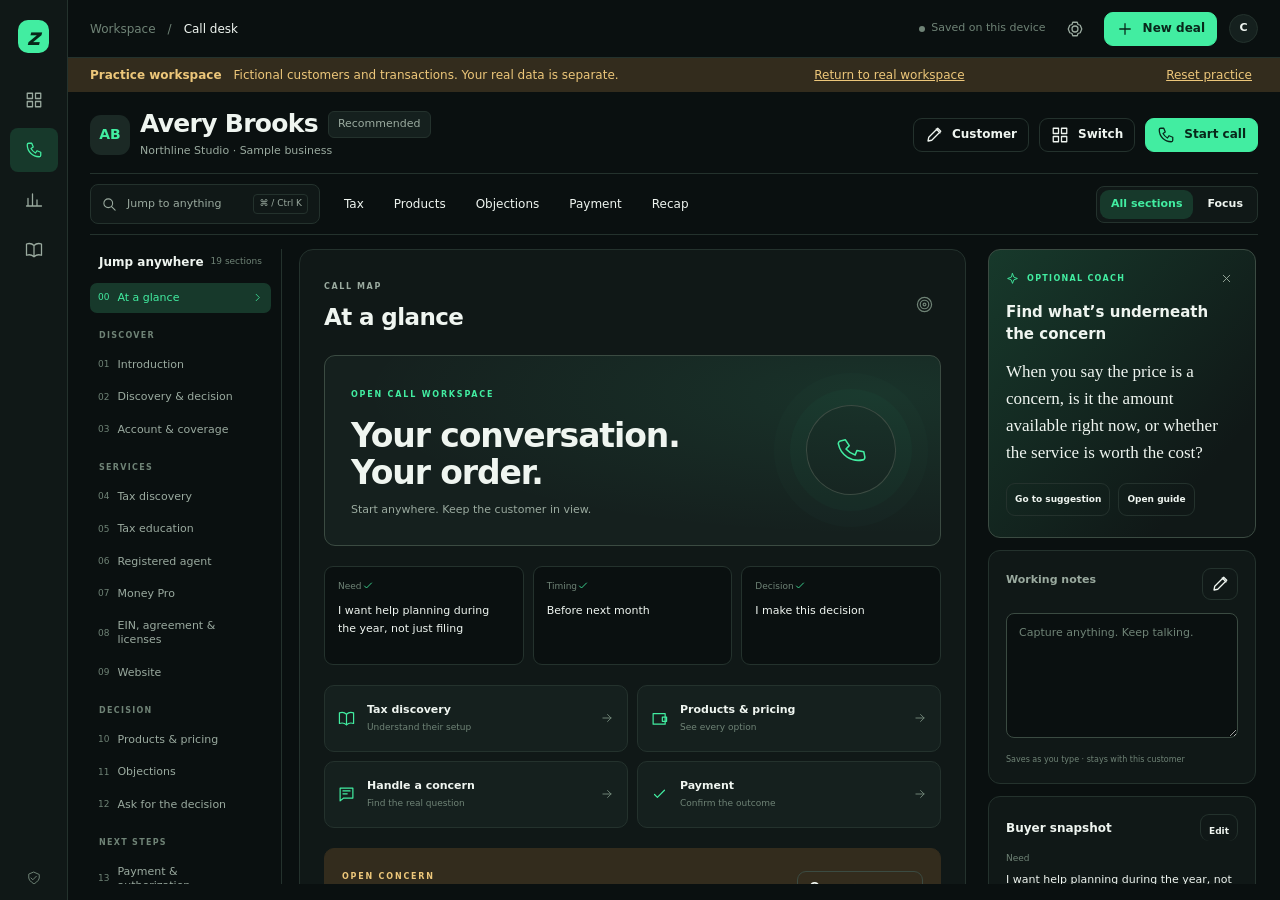
<file: revdesk-preview.html>
<!doctype html>
<html lang="en" data-theme="dark">
<head>
<meta charset="utf-8"><meta name="viewport" content="width=device-width, initial-scale=1">
<meta name="theme-color" content="#0b1010"><meta name="description" content="Revenue Desk: buyer evidence, fitting recommendations, and confirmed outcomes.">
<title>Revenue Desk · Review preview</title>
<style>
:root{color-scheme:dark;--bg:#0a1010;--panel:#101817;--panel-2:#15201e;--hover:#1b2925;--line:#24322d;--line-strong:#3b4b42;--text:#eff5f0;--muted:#9aaa9f;--faint:#6f8376;--green:#42eda1;--green-ink:#08271a;--green-soft:#17392b;--amber:#edc77a;--amber-soft:#332c1d;--red:#ff9d93;--red-soft:#372323;--shadow:0 18px 70px #0004;--radius:16px;font-family:Inter,ui-sans-serif,system-ui,-apple-system,BlinkMacSystemFont,'Segoe UI',sans-serif;font-size:14px;line-height:1.5}
:root[data-theme=light]{color-scheme:light;--bg:#f4f6f2;--panel:#fff;--panel-2:#f4f7f3;--hover:#eaf0e9;--line:#dde5db;--line-strong:#bdcbbc;--text:#18251e;--muted:#627468;--faint:#798b7d;--green:#08794b;--green-ink:#fff;--green-soft:#e0f4e9;--amber:#986017;--amber-soft:#fff3dc;--red:#bd4738;--red-soft:#fce9e5;--shadow:0 18px 60px #23362916}
*{box-sizing:border-box}body{margin:0;background:var(--bg);color:var(--text)}button,input,textarea,select{font:inherit;color:inherit}button,a,input,textarea,select{-webkit-tap-highlight-color:transparent}button{cursor:pointer}button:disabled{opacity:.4;cursor:not-allowed}a{color:var(--green)}button{border:0;background:none}h1,h2,h3,p{margin:0}h1{font-size:36px;letter-spacing:-1.5px;line-height:1.15;font-weight:580}h2{font-size:21px;letter-spacing:-.6px;font-weight:580}h3{font-size:16px;font-weight:600}small{font-size:12px}svg{width:18px;height:18px;flex-shrink:0;vertical-align:middle;fill:none;stroke:currentColor;stroke-width:1.7;stroke-linecap:round;stroke-linejoin:round}button:focus-visible,a:focus-visible{outline:2px solid var(--green);outline-offset:4px}input:focus,textarea:focus,select:focus{outline:2px solid var(--green);outline-offset:1px}.skip{position:fixed;top:-100px;left:20px;z-index:100;background:var(--green);color:var(--green-ink);padding:12px}.skip:focus{top:10px}.muted{color:var(--muted)}.faint{color:var(--faint)}.green{color:var(--green)}.amber{color:var(--amber)}.eyebrow{font-size:10px;letter-spacing:1.8px;text-transform:uppercase;font-weight:700;color:var(--muted)}.stack{display:grid;gap:18px}.row{display:flex;align-items:center;gap:10px}.between{display:flex;justify-content:space-between;align-items:center;gap:12px}.wrap{flex-wrap:wrap}.spacer{flex:1}.mono{font-variant-numeric:tabular-nums}.btn{display:inline-flex;align-items:center;justify-content:center;gap:9px;border:1px solid var(--line-strong);border-radius:9px;padding:10px 15px;min-height:41px;line-height:1.2;background:var(--panel-2);font-size:13px;font-weight:600;text-decoration:none;transition:background .15s,transform .15s}.btn:hover{background:var(--hover)}.btn.primary{background:var(--green);border-color:var(--green);color:var(--green-ink)}.btn.primary:hover{filter:brightness(1.08)}.btn.small{padding:7px 11px;min-height:33px;font-size:12px}.btn.ghost{background:transparent;border-color:var(--line)}.btn.danger{color:var(--red);border-color:var(--red-soft);background:var(--red-soft)}.btn.wide{width:100%}.iconbtn{width:34px;height:34px;display:grid;place-items:center;border-radius:8px;color:var(--muted)}.iconbtn:hover{background:var(--hover);color:var(--text)}.textbtn{color:var(--muted);font-size:12px;padding:5px 0;text-decoration:underline;text-underline-offset:4px}.textbtn:hover{color:var(--text)}.pill{display:inline-flex;align-items:center;gap:6px;max-width:100%;padding:4px 9px;font-size:11px;border-radius:6px;background:var(--panel-2);border:1px solid var(--line);color:var(--muted);white-space:nowrap}.pill.good{color:var(--green);border-color:var(--green-soft);background:var(--green-soft)}.pill.warn{color:var(--amber);background:var(--amber-soft);border-color:var(--amber-soft)}.pill.bad{color:var(--red);background:var(--red-soft);border-color:var(--red-soft)}.dot{width:6px;height:6px;border-radius:50%;background:currentColor;display:inline-block}.shell{min-height:100vh;display:grid;grid-template-columns:214px minmax(0,1fr)}.sidebar{position:sticky;top:0;height:100vh;display:flex;flex-direction:column;padding:26px 17px 18px;border-right:1px solid var(--line);background:var(--panel)}.brand{display:flex;align-items:center;gap:10px;padding:0 9px 32px}.brand-mark{display:grid;place-items:center;width:31px;height:33px;border-radius:10px;background:var(--green);color:var(--green-ink);font-size:23px;font-weight:850;font-style:italic}.brand strong{font-size:15px;letter-spacing:-.4px}.brand small{display:block;font-size:10px;letter-spacing:.6px;color:var(--muted);margin-top:1px}.nav-label{padding:0 12px 10px;font-size:9px;color:var(--faint);letter-spacing:1.5px;font-weight:700}.nav{display:grid;gap:6px}.nav button{width:100%;display:flex;align-items:center;gap:11px;text-align:left;padding:11px 13px;border-radius:8px;color:var(--muted);font-size:13px;font-weight:500}.nav button:hover{color:var(--text);background:var(--hover)}.nav button.active{background:var(--green-soft);color:var(--green)}.nav button .count{margin-left:auto;font-size:10px;background:var(--green);color:var(--green-ink);padding:1px 5px;border-radius:4px}.sidebar-bottom{margin-top:auto;display:grid;gap:12px}.practice-link{border:1px solid var(--line);border-radius:11px;padding:13px;color:var(--muted);text-align:left;font-size:12px}.practice-link b{display:block;color:var(--text);margin-bottom:3px}.practice-link:hover{border-color:var(--line-strong);background:var(--hover)}.device{display:flex;gap:8px;align-items:flex-start;font-size:10px;color:var(--faint);padding:0 5px}.device svg{width:14px;height:14px;margin-top:2px}.workspace{min-width:0}.topbar{height:70px;display:flex;align-items:center;gap:18px;padding:0 34px;border-bottom:1px solid var(--line);background:var(--bg)}.breadcrumbs{font-size:12px;color:var(--faint);display:flex;align-items:center;gap:12px}.breadcrumbs b{font-weight:500;color:var(--text)}.top-actions{margin-left:auto;display:flex;align-items:center;gap:12px}.save-state{color:var(--faint);font-size:11px;display:flex;gap:6px;align-items:center}.rep{width:29px;height:29px;border-radius:50%;display:grid;place-items:center;font-weight:650;font-size:11px;background:var(--panel-2);border:1px solid var(--line)}.demo-bar,.storage-alert{padding:8px 34px;background:var(--amber-soft);color:var(--amber);font-size:12px;display:flex;align-items:center;gap:12px}.demo-bar button,.storage-alert button{font-size:12px;text-decoration:underline;color:inherit;margin-left:auto}.storage-alert{background:var(--red-soft);color:var(--red)}#main{padding:34px;max-width:1800px;margin:auto}.page-head{margin-bottom:28px;display:flex;align-items:end;justify-content:space-between;gap:20px}.page-head .eyebrow{margin-bottom:10px}.page-head p{color:var(--muted);font-size:13px;margin-top:10px}.stats{display:grid;grid-template-columns:repeat(4,minmax(0,1fr));gap:0;border:1px solid var(--line);border-radius:var(--radius);background:var(--panel);margin-bottom:28px;overflow:hidden}.stat{padding:22px 24px;border-right:1px solid var(--line);position:relative}.stat:last-child{border:0}.stat-label{display:flex;justify-content:space-between;gap:8px;color:var(--muted);font-size:11px}.stat-label svg{color:var(--faint);width:15px;height:15px}.stat-value{font-size:32px;letter-spacing:-1px;font-weight:550;margin-top:8px;line-height:1.2}.stat-foot{font-size:10px;color:var(--faint);margin-top:8px}.home-grid{display:grid;grid-template-columns:minmax(0,1fr) 300px;gap:23px}.panel{background:var(--panel);border:1px solid var(--line);border-radius:var(--radius)}.panel-head{padding:20px 23px;display:flex;align-items:center;justify-content:space-between;gap:10px;border-bottom:1px solid var(--line)}.panel-head h2{font-size:17px}.panel-body{padding:22px}.next-card{padding:23px;background:linear-gradient(125deg,var(--green-soft),var(--panel) 65%);border:1px solid var(--line-strong);border-radius:var(--radius);margin-bottom:23px;position:relative;overflow:hidden}.next-card .eyebrow{color:var(--green);margin-bottom:17px}.next-card h2{font-size:23px}.next-card .customer-line{color:var(--muted);font-size:12px;margin-top:4px}.next-card .next-reason{font-size:14px;margin:18px 0;color:var(--text)}.next-card .quote-snippet{border-left:2px solid var(--line-strong);padding-left:12px;color:var(--muted);font-size:12px;margin:15px 0 20px;max-width:660px}.avatar{width:36px;height:36px;flex-shrink:0;border-radius:11px;display:grid;place-items:center;background:var(--hover);color:var(--green);font-size:11px;font-weight:650}.avatar.large{width:43px;height:43px;font-size:14px}.queue-tools{display:flex;justify-content:space-between;align-items:center;gap:15px;margin-bottom:14px}.segmented{display:flex;gap:3px;flex-wrap:wrap}.segmented button{padding:6px 10px;font-size:11px;color:var(--muted);border:1px solid transparent;border-radius:7px}.segmented button.active{background:var(--panel-2);border-color:var(--line);color:var(--text)}.search{max-width:215px;position:relative}.search svg{position:absolute;left:10px;top:10px;width:15px;height:15px;color:var(--muted)}.search input{padding:8px 10px 8px 32px;font-size:11px}.table-wrap{overflow:auto}.deal-table{width:100%;border-collapse:collapse;font-size:12px;text-align:left}.deal-table th{font-size:9px;font-weight:600;letter-spacing:1px;text-transform:uppercase;color:var(--faint);padding:13px 15px;background:var(--panel-2);white-space:nowrap}.deal-table td{padding:17px 15px;border-top:1px solid var(--line);vertical-align:middle}.deal-table td:first-child{min-width:175px}.deal-table tbody tr:hover{background:var(--panel-2)}.deal-name{font-size:12px;font-weight:600;display:block;text-align:left;padding:0;color:var(--text)}.deal-name:hover{color:var(--green)}.deal-table small{display:block;color:var(--faint);font-size:10px;margin-top:3px}.deal-table .row{gap:9px}.deal-table .avatar{width:31px;height:33px;border-radius:8px;font-size:10px}.queue-footer{padding:13px 17px;color:var(--faint);font-size:10px;border-top:1px solid var(--line)}.section-label{display:flex;justify-content:space-between;gap:8px;align-items:center;margin-bottom:17px}.section-label .eyebrow{font-size:10px}.focus-card{padding:23px}.focus-card .focus-icon{width:35px;height:35px;border-radius:10px;background:var(--green-soft);color:var(--green);display:grid;place-items:center;margin-bottom:24px}.focus-card h3{font-size:18px;line-height:1.4;margin:11px 0}.focus-card p{font-size:12px;color:var(--muted);line-height:1.7;margin-bottom:17px}.goal-num{font-size:37px;letter-spacing:-1px;line-height:1}.goal-num span{color:var(--faint);font-size:17px}.progress-track{height:5px;background:var(--line);border-radius:6px;overflow:hidden;margin:18px 0 10px}.progress-track i{display:block;height:100%;background:var(--green);border-radius:inherit}.mini-row{padding:12px 0;display:flex;justify-content:space-between;gap:9px;border-bottom:1px solid var(--line);font-size:11px;color:var(--muted)}.mini-row:last-child{border-bottom:0}.mini-row b{color:var(--text);font-weight:600}.empty{padding:44px 24px;text-align:center}.empty .empty-icon{width:50px;height:50px;border-radius:16px;border:1px solid var(--line-strong);display:grid;place-items:center;margin:0 auto 18px;color:var(--green)}.empty h2{font-size:22px}.empty p{max-width:430px;margin:12px auto 21px;font-size:13px;color:var(--muted);line-height:1.7}.empty .row{justify-content:center}.no-results{padding:34px;text-align:center;color:var(--muted);font-size:13px}.desk-head{display:flex;align-items:center;justify-content:space-between;gap:16px;margin-bottom:22px}.desk-head h1{font-size:27px;letter-spacing:-.8px}.desk-head p{font-size:12px;color:var(--muted);margin-top:3px}.desk-grid{display:grid;grid-template-columns:210px minmax(330px,1fr) 250px;gap:20px;align-items:start}.brief-card{padding:18px}.brief-card .eyebrow{margin-bottom:16px}.brief-data{margin:17px 0}.brief-data dt{font-size:10px;color:var(--faint);margin-top:13px}.brief-data dd{font-size:12px;margin:3px 0 0;overflow-wrap:anywhere}.brief-card textarea{font-size:11px;min-height:126px;background:var(--bg)}.brief-card select{font-size:11px;margin-top:6px}.brief-card label{font-size:10px}.coverage-mini{display:flex;gap:7px;justify-content:space-between;align-items:center;font-size:10px;padding:7px 0;border-bottom:1px solid var(--line)}.coverage-mini:last-child{border:0}.coverage-mini em{font-style:normal;color:var(--faint)}.coverage-mini .gap{color:var(--amber)}.coverage-mini .covered{color:var(--green)}.desk-tabs{display:flex;gap:18px;margin-bottom:18px;border-bottom:1px solid var(--line);overflow-x:auto}.desk-tabs button{padding:0 0 12px;font-size:12px;color:var(--muted);border-bottom:2px solid transparent;white-space:nowrap}.desk-tabs button.active{color:var(--text);border-color:var(--green)}.call-card{border:1px solid var(--line-strong);border-radius:var(--radius);background:linear-gradient(160deg,var(--panel-2),var(--panel) 45%);overflow:hidden}.call-top{padding:19px 24px;display:flex;align-items:center;gap:10px;border-bottom:1px solid var(--line)}.call-top .eyebrow{color:var(--green)}.call-top .step-phase{margin-left:auto;font-size:10px;color:var(--faint)}.call-content{padding:27px}.call-content h2{font-size:19px;margin:7px 0 25px;color:var(--muted);font-weight:500}.say-label{font-size:9px;letter-spacing:1.6px;color:var(--faint);text-transform:uppercase;margin-bottom:14px}.question{font-family:Georgia,'Times New Roman',serif;font-size:27px;line-height:1.45;letter-spacing:-.4px;color:var(--text);margin-bottom:25px}.why{display:flex;gap:9px;color:var(--muted);font-size:11px;line-height:1.6;margin-bottom:25px}.why svg{width:14px;height:14px;flex-shrink:0;margin-top:2px;color:var(--green)}.answer-box{padding-top:21px;border-top:1px solid var(--line)}.answer-box label{font-size:10px;display:block;margin-bottom:8px;color:var(--muted)}.answer-box textarea{min-height:90px;background:var(--bg);font-size:13px}.answer-actions{display:flex;justify-content:space-between;align-items:center;gap:10px;margin-top:12px;flex-wrap:wrap}.call-bottom{padding:12px 20px;border-top:1px solid var(--line);display:flex;gap:9px;flex-wrap:wrap;background:var(--panel)}.call-bottom button{font-size:11px;color:var(--muted);padding:5px 8px;display:flex;align-items:center;gap:6px}.call-bottom button:hover{color:var(--text)}.call-bottom svg{width:14px;height:14px}.phase-track{display:flex;justify-content:space-between;gap:10px;margin-top:21px;padding:0 4px;font-size:9px;letter-spacing:.8px;text-transform:uppercase;color:var(--faint)}.phase-track span{display:flex;align-items:center;gap:6px}.phase-track .active{color:var(--green)}.phase-track i{width:5px;height:5px;border-radius:50%;background:var(--line-strong)}.phase-track .active i{background:var(--green)}.evidence-card .panel-head{padding:18px}.evidence-card .panel-head h2{font-size:13px}.evidence-count{font-size:10px;color:var(--muted)}.evidence-item{display:block;width:100%;text-align:left;padding:15px 18px;border-bottom:1px solid var(--line)}.evidence-item:last-child{border:0}.evidence-item:hover{background:var(--panel-2)}.evidence-label{font-size:10px;font-weight:600;display:flex;align-items:center;gap:7px}.evidence-label svg{width:13px;height:13px;color:var(--green)}.evidence-label .missing{width:11px;height:11px;border:1px dashed var(--faint);border-radius:50%}.evidence-item p{font-size:11px;color:var(--muted);line-height:1.55;margin-top:7px;overflow-wrap:anywhere}.evidence-item p.missing{color:var(--faint);font-style:italic}.blocker-card{padding:18px;border:1px solid var(--amber-soft);background:var(--amber-soft);border-radius:12px}.blocker-card .eyebrow{color:var(--amber)}.blocker-card p{font-size:12px;line-height:1.65;margin:11px 0 12px}.reminder{font-size:11px;color:var(--muted);padding:14px 17px;border:1px solid var(--line);border-radius:11px;margin-top:15px;display:flex;gap:9px;align-items:start}.reminder svg{width:15px;height:15px;flex-shrink:0;color:var(--amber);margin-top:2px}.offer-card{padding:23px}.offer-card h2{font-size:23px;margin:12px 0}.offer-card p{font-size:12px;color:var(--muted);line-height:1.7}.offer-price{margin:22px 0;font-size:32px;letter-spacing:-1px}.offer-price small{font-size:11px;color:var(--muted);letter-spacing:0}.offer-services{display:flex;gap:6px;flex-wrap:wrap;margin:16px 0}.rationale{padding:13px;background:var(--panel-2);border-radius:9px;margin:16px 0;font-size:12px;line-height:1.7}.offer-alt{padding:15px;border-top:1px solid var(--line);display:flex;align-items:center;justify-content:space-between;gap:12px;font-size:12px}.offer-alt small{display:block;color:var(--faint);margin-top:3px;font-size:10px}.milestones{display:grid;gap:0;padding:19px 22px}.milestone{display:flex;align-items:center;gap:12px;padding:12px 0;font-size:12px}.milestone .circle{width:24px;height:24px;display:grid;place-items:center;border:1px solid var(--line-strong);border-radius:50%;font-size:10px;color:var(--faint)}.milestone.done .circle{background:var(--green-soft);color:var(--green);border-color:var(--green-soft)}.milestone small{display:block;color:var(--faint);font-size:10px;margin-top:2px}.payment-ledger{border-top:1px solid var(--line);padding:20px 22px}.payment-ledger .mini-row{font-size:11px}.follow-summary{background:var(--panel-2);padding:17px;border-radius:10px;margin:16px 0}.follow-summary strong{font-size:14px}.follow-summary p{margin-top:6px}.copy-block{width:100%;min-height:270px;font-family:ui-monospace,SFMono-Regular,Consolas,monospace;font-size:11px!important;line-height:1.7;resize:vertical;background:var(--bg)}.timeline{padding:9px 22px}.timeline-item{padding:16px 0 16px 20px;position:relative;border-left:1px solid var(--line);font-size:12px;margin-left:3px}.timeline-item:before{content:'';position:absolute;left:-4px;top:24px;width:7px;height:7px;background:var(--line-strong);border:1px solid var(--panel);border-radius:50%}.timeline-item small{color:var(--faint);font-size:10px;display:block;margin-top:5px}.metrics-grid{display:grid;grid-template-columns:1.35fr 1fr;gap:23px}.metric-pair{display:grid;grid-template-columns:1fr 1fr;gap:18px;margin-top:17px}.metric-pair .big{font-size:30px;letter-spacing:-1px;margin-top:7px}.chart-row{display:grid;grid-template-columns:115px 1fr 40px;gap:15px;align-items:center;font-size:12px;margin:20px 0;color:var(--muted)}.chart-bar{background:var(--panel-2);height:9px;border-radius:3px;overflow:hidden}.chart-bar i{display:block;background:var(--green);height:100%;border-radius:3px}.chart-row b{color:var(--text);text-align:right;font-variant-numeric:tabular-nums}.explanation{font-size:11px;color:var(--faint);line-height:1.7;margin-top:18px}.compare-table{width:100%;border-collapse:collapse;font-size:12px;text-align:left}.compare-table td,.compare-table th{padding:13px 12px;border-bottom:1px solid var(--line)}.compare-table th{font-size:10px;color:var(--faint);font-weight:500}.compare-table td:last-child{color:var(--green)}.playbook-grid{display:grid;grid-template-columns:235px minmax(0,1fr);gap:24px}.playbook-index{padding:13px;max-height:700px;overflow:auto}.playbook-index button{display:block;text-align:left;width:100%;font-size:12px;color:var(--muted);padding:10px 12px;border-radius:7px}.playbook-index button.active{background:var(--green-soft);color:var(--green)}.playbook-index .eyebrow{padding:17px 12px 6px;font-size:8px}.playbook-content{padding:33px}.playbook-content h1{font-size:30px;margin:13px 0}.playbook-content p{color:var(--muted);font-size:13px;line-height:1.8;margin:10px 0 25px}.playbook-content .question{font-size:29px;padding:24px;background:var(--panel-2);border-radius:11px;margin:20px 0}.playbook-content h3{font-size:11px;text-transform:uppercase;letter-spacing:1px;color:var(--faint)}.notice{padding:13px 16px;border-radius:9px;border:1px solid var(--line);font-size:12px;color:var(--muted);line-height:1.7}.notice.warn{background:var(--amber-soft);border-color:var(--amber-soft);color:var(--amber)}input,textarea,select{width:100%;background:var(--panel-2);border:1px solid var(--line-strong);border-radius:8px;padding:10px 12px;font-size:13px}textarea{resize:vertical;min-height:90px;line-height:1.6}input::placeholder,textarea::placeholder{color:var(--faint)}label{display:block;font-size:12px;color:var(--muted);margin-bottom:7px}.field{margin-bottom:17px}.field small{display:block;color:var(--faint);font-size:10px;margin-top:6px;line-height:1.6}.field-row{display:grid;grid-template-columns:1fr 1fr;gap:17px}.check{display:flex;align-items:flex-start;gap:9px;font-size:12px;line-height:1.6;margin:16px 0}.check input{width:15px;height:15px;flex-shrink:0;margin-top:3px;accent-color:var(--green)}.chips{display:flex;flex-wrap:wrap;gap:7px;margin:13px 0}.chips button{border:1px solid var(--line-strong);padding:7px 10px;border-radius:7px;font-size:11px;color:var(--muted)}.chips button:hover,.chips button.active{color:var(--green);border-color:var(--green);background:var(--green-soft)}.form-actions{display:flex;justify-content:flex-end;gap:9px;margin-top:23px;padding-top:19px;border-top:1px solid var(--line);flex-wrap:wrap}.form-error{background:var(--red-soft);color:var(--red);padding:10px 13px;border-radius:7px;font-size:12px;margin-bottom:17px}.form-error:empty{display:none}dialog{max-width:min(640px,calc(100vw - 30px));width:640px;max-height:90vh;padding:0;border:1px solid var(--line-strong);border-radius:19px;background:var(--panel);color:var(--text);box-shadow:var(--shadow)}dialog.wide{width:820px;max-width:min(820px,calc(100vw - 30px))}dialog::backdrop{background:#030b0ac2;backdrop-filter:blur(5px)}.dialog-head{display:flex;align-items:center;justify-content:space-between;padding:22px 27px;border-bottom:1px solid var(--line);position:sticky;top:0;background:var(--panel);z-index:2}.dialog-head h2{font-size:20px}.dialog-body{padding:25px 27px}.dialog-body>p{color:var(--muted);font-size:12px;line-height:1.7;margin-bottom:20px}.coverage-form-row{display:grid;grid-template-columns:145px 150px 1fr;gap:12px;align-items:center;padding:12px 0;border-bottom:1px solid var(--line)}.coverage-form-row label{font-size:12px;margin:0}.coverage-form-row input,.coverage-form-row select{font-size:11px}.catalog-list{display:grid;gap:10px}.catalog-item{border:1px solid var(--line);border-radius:9px;padding:14px;font-size:12px}.catalog-item small{display:block;color:var(--faint);margin-top:5px}.file-input{display:block;width:100%;margin:13px 0;font-size:12px}.settings-section{border-top:1px solid var(--line);padding-top:23px;margin-top:25px}.settings-section h3{margin-bottom:12px}.settings-section p{font-size:12px;color:var(--muted);line-height:1.7;margin-bottom:14px}#toast{position:fixed;bottom:23px;left:calc(50% + 70px);transform:translate(-50%,15px);opacity:0;pointer-events:none;background:var(--text);color:var(--bg);padding:12px 19px;border-radius:10px;box-shadow:var(--shadow);font-size:12px;max-width:min(600px,80vw);z-index:100;transition:opacity .15s,transform .15s}#toast.show{opacity:1;transform:translate(-50%,0)}.live-pill{display:flex;align-items:center;gap:8px;color:var(--green);font-size:12px}.live-pill .dot{animation:pulse 1.7s infinite}@keyframes pulse{50%{opacity:.4}}.sr-only{position:absolute;width:1px;height:1px;padding:0;margin:-1px;overflow:hidden;clip:rect(0,0,0,0);white-space:nowrap;border:0}details>summary{cursor:pointer;font-size:12px;color:var(--muted);padding:14px 0}details>summary:hover{color:var(--text)}[hidden]{display:none!important}
@media(min-width:1550px){.desk-grid{grid-template-columns:240px minmax(360px,1fr) 290px;gap:25px}.question{font-size:31px}.call-content{padding:34px}.home-grid{grid-template-columns:minmax(0,1fr) 340px}}
@media(max-width:1230px){.shell{grid-template-columns:180px minmax(0,1fr)}.sidebar{padding-left:11px;padding-right:11px}.brand{padding-left:7px}.topbar{padding:0 24px}#main{padding:26px 24px}.desk-grid{grid-template-columns:minmax(300px,1fr) 230px;gap:17px}.desk-brief{grid-column:1/-1;display:flex;gap:16px}.desk-brief .brief-card{flex:1;min-width:0;padding:14px 18px}.desk-brief .brief-card:first-child{display:flex;align-items:center;gap:17px;flex-wrap:wrap}.desk-brief .brief-data{display:flex;gap:17px;margin:0}.desk-brief .brief-data dt{margin-top:0}.desk-brief .brief-card .eyebrow{margin-bottom:0}.desk-brief .brief-card select{width:150px}.desk-brief .coverage-panel,.desk-brief .notes-panel{display:none}.home-grid{grid-template-columns:minmax(0,1fr) 260px}.stat{padding:19px}.save-state{display:none}.deal-table th,.deal-table td{padding-left:11px;padding-right:11px}.question{font-size:26px}}
@media(max-width:1000px){.shell{grid-template-columns:72px minmax(0,1fr)}.sidebar{padding:24px 10px 17px}.brand{padding:0 10px 32px}.brand>div:last-child,.nav-label,.nav button span,.practice-link,.device span{display:none}.nav button{padding:13px 15px}.nav button .count{display:none}.device{justify-content:center}.home-grid{grid-template-columns:1fr}.home-aside{display:grid;grid-template-columns:1fr 1fr;gap:17px}.home-aside .focus-card:last-child{grid-column:1/-1}.metrics-grid{grid-template-columns:1fr}.page-head h1{font-size:31px}.stat-value{font-size:29px}.top-actions{gap:8px}.desk-head{align-items:start}.desk-head .btn{padding:9px 11px;font-size:11px}.playbook-grid{grid-template-columns:205px 1fr}.breadcrumbs>span:first-child{display:none}#toast{left:calc(50% + 25px)}}
@media(max-width:760px){.topbar{height:58px;padding:0 18px}.top-actions .rep{display:none}.topbar .btn.small{font-size:0;padding:8px}.topbar .btn.small svg{width:16px;height:16px}.breadcrumbs{font-size:11px;gap:6px}#main{padding:24px 17px}.page-head{align-items:start;margin-bottom:23px}.page-head h1{font-size:29px}.page-head .btn{padding:9px 11px;font-size:11px}.page-head p{font-size:12px}.stats{grid-template-columns:1fr 1fr;margin-bottom:21px}.stat{padding:17px}.stat:nth-child(2){border-right:0}.stat:nth-child(-n+2){border-bottom:1px solid var(--line)}.stat-label{font-size:10px}.stat-value{font-size:27px}.stat-foot{font-size:9px}.desk-grid{grid-template-columns:1fr}.desk-evidence{display:grid;grid-template-columns:1fr}.desk-brief{display:block}.desk-brief .brief-data{display:none}.desk-brief .brief-card:first-child{justify-content:space-between}.desk-head{flex-wrap:wrap}.desk-head h1{font-size:23px}.desk-head>.row:last-child{margin-left:auto}.desk-tabs{gap:16px}.desk-tabs button{font-size:11px}.call-content{padding:24px}.question{font-size:26px}.call-content h2{font-size:17px;margin-bottom:20px}.evidence-card{display:grid;grid-template-columns:1fr 1fr}.evidence-card .panel-head{grid-column:1/-1}.evidence-item:nth-child(even){border-right:1px solid var(--line)}.queue-tools{align-items:stretch;flex-wrap:wrap}.search{max-width:none;width:100%}.home-aside{grid-template-columns:1fr}.home-aside .focus-card:last-child{grid-column:auto}.home-aside .focus-card:nth-child(2){display:none}.playbook-grid{grid-template-columns:1fr}.playbook-index{display:flex;overflow-x:auto;max-height:none;gap:6px;padding:9px}.playbook-index .eyebrow{display:none}.playbook-index button{width:auto;white-space:nowrap;font-size:11px;padding:7px 12px}.playbook-content{padding:25px}.playbook-content h1{font-size:26px}.playbook-content .question{font-size:24px;padding:20px}.field-row{grid-template-columns:1fr;gap:0}.coverage-form-row{grid-template-columns:1fr 140px}.coverage-form-row input{grid-column:1/-1}.dialog-head{padding:19px 22px}.dialog-body{padding:22px}.demo-bar,.storage-alert{padding:8px 18px;font-size:10px}.demo-bar button,.storage-alert button{font-size:10px}.chart-row{grid-template-columns:100px 1fr 30px;gap:10px;font-size:11px}}
@media(max-width:500px){.shell{display:block}.sidebar{height:60px;position:fixed;top:auto;bottom:0;left:0;right:0;z-index:20;flex-direction:row;padding:6px;border-top:1px solid var(--line);border-right:0;background:var(--panel)}.sidebar .brand,.sidebar-bottom{display:none}.nav{display:flex;width:100%;justify-content:space-around;gap:2px}.nav button{display:flex;flex-direction:column;gap:4px;align-items:center;font-size:9px;width:auto;min-width:68px;padding:6px 9px}.nav button span{display:block;font-size:9px}.nav button svg{width:17px;height:17px}.workspace{padding-bottom:65px}.topbar{padding:0 16px}.page-head{display:block}.page-head>.row{margin-top:18px}.home-aside{display:none}.question{font-size:25px}.call-top{padding:16px 21px}.call-content{padding:22px}.stat{padding:17px 16px}.next-card{padding:21px}.desk-head>.row:last-child{margin:4px 0 0}.desk-brief .brief-card{padding:13px 16px}.desk-tabs{gap:17px}.deal-table .cash-col{display:none}.queue-tools .segmented{gap:0}.queue-tools .segmented button{padding:6px 9px}.evidence-card{grid-template-columns:1fr}.evidence-item:nth-child(even){border-right:0}.answer-actions{align-items:stretch}.answer-actions .btn{flex:1}#toast{left:50%;bottom:80px;max-width:90vw}.form-actions .btn{flex:1}.copy-block{min-height:230px}.demo-bar{flex-wrap:wrap;gap:2px 10px}.demo-bar button{margin-left:0}.metrics-grid .panel-body{padding:18px}.compare-table td,.compare-table th{padding:10px 7px;font-size:11px}.phase-track{font-size:8px;gap:4px}}
@media(prefers-reduced-motion:reduce){*,*:before,*:after{animation:none!important;transition:none!important;scroll-behavior:auto!important}}

.question,.desk-head h1,.next-card h2{overflow-wrap:anywhere}.desk-center,.desk-evidence,.desk-brief{min-width:0}

/* Open desk: the call map, script, and customer context share the viewport. */
.conversation-lane{display:flex;align-items:center;gap:12px;flex-wrap:wrap;margin:20px 0;padding:14px;background:var(--bg);border:1px solid var(--line);border-radius:9px}.conversation-lane label{font-size:11px}.conversation-lane select{width:auto;font-size:11px}.conversation-lane small{width:100%;font-size:9px;color:var(--faint)}
.desk-shell{grid-template-columns:68px minmax(0,1fr)}
.desk-shell .sidebar{padding:20px 10px 15px}.desk-shell .brand{padding:0 8px 25px}.desk-shell .brand>div:last-child,.desk-shell .nav-label,.desk-shell .nav button span,.desk-shell .nav .count,.desk-shell .practice-link,.desk-shell .device span{display:none}.desk-shell .nav button{padding:13px 15px}.desk-shell .device{justify-content:center}
.desk-shell .workspace{height:100dvh;display:flex;flex-direction:column;overflow:hidden}.desk-shell .topbar{height:58px;flex-shrink:0;padding:0 22px}.desk-shell .demo-bar,.desk-shell .storage-alert{flex-shrink:0;padding:7px 22px}.desk-shell #main.desk-main{padding:18px 22px 16px;flex:1;min-height:0;display:flex;flex-direction:column;width:100%;max-width:1920px}
.desk-page{display:flex;flex-direction:column;flex:1;min-height:0;gap:14px}.open-desk-head{display:flex;justify-content:space-between;align-items:center;gap:15px;flex-shrink:0}.open-desk-head h1{font-size:25px;letter-spacing:-.7px;overflow-wrap:anywhere}.open-desk-head p{font-size:11px;color:var(--muted);margin-top:4px}.open-desk-head .avatar{width:40px;height:40px}.desk-customer-actions{justify-content:flex-end;flex-shrink:0}
.desk-commandbar{display:flex;gap:12px;align-items:center;flex-shrink:0;padding:10px 0;border-top:1px solid var(--line);border-bottom:1px solid var(--line)}.jump-search{display:flex;align-items:center;gap:10px;background:var(--panel);border:1px solid var(--line);border-radius:8px;padding:9px 11px;min-height:35px;color:var(--muted);font-size:11px;white-space:nowrap}.jump-search:hover{border-color:var(--line-strong);color:var(--text)}.jump-search svg{width:15px;height:15px}.jump-search kbd{margin-left:22px}.desk-hotlinks{display:flex;gap:6px}.desk-hotlinks .btn{border-color:transparent;font-weight:500}.desk-hotlinks .btn:hover{background:var(--panel-2)}kbd{font-family:inherit;font-size:9px;border:1px solid var(--line);border-radius:4px;padding:2px 5px;color:var(--muted)}.desk-view-switch{margin-left:auto;display:flex;flex-shrink:0;background:var(--panel);border:1px solid var(--line);border-radius:8px;padding:3px;gap:3px}.desk-view-switch .btn{border:0;background:transparent;font-size:11px;padding:7px 11px;min-height:29px}.btn.selected{background:var(--green-soft);color:var(--green);border-color:var(--green-soft)}.desk-view-switch .selected{background:var(--green-soft)}.support-toggle{display:none}
.open-desk{display:grid;grid-template-columns:192px minmax(320px,1fr) 270px;gap:17px;flex:1;min-height:0;align-items:stretch}.call-map,.desk-scroll,.desk-copilot{overflow:auto;min-height:0;scrollbar-width:thin;scrollbar-color:var(--line-strong) transparent}.call-map{padding:0 10px 16px 0;border-right:1px solid var(--line)}.map-heading{display:flex;align-items:center;justify-content:space-between;padding:4px 9px 10px;gap:5px}.map-heading h2{font-size:12px;letter-spacing:0}.map-heading>span{color:var(--faint);font-size:9px}.map-group{font-size:8px;font-weight:700;letter-spacing:1.3px;color:var(--faint);padding:15px 9px 6px}.map-group:first-child{display:none}.map-item{width:100%;display:flex;gap:8px;align-items:center;text-align:left;padding:8px 8px;border-radius:7px;color:var(--muted);font-size:11px;line-height:1.3;margin:2px 0}.map-item>span:nth-child(2){flex:1}.map-number{font-size:9px;font-variant-numeric:tabular-nums;color:var(--faint)}.map-item svg{width:11px;height:11px;opacity:0}.map-item:hover{background:var(--panel-2);color:var(--text)}.map-item.active{background:var(--green-soft);color:var(--green)}.map-item.active svg{opacity:1}.map-item.active .map-number{color:var(--green)}.map-foot{padding:18px 9px 2px;font-size:10px;color:var(--faint);line-height:2}
.desk-scroll{padding:0 5px 22px 0;scroll-padding-top:2px;overscroll-behavior:contain}.desk-section{border:1px solid var(--line);border-radius:14px;background:var(--panel);padding:24px;margin-bottom:18px;outline:none;scroll-margin-top:2px;overflow-wrap:anywhere}.desk-section:focus-visible{outline:2px solid var(--green);outline-offset:-2px}.desk-section-head{display:flex;justify-content:space-between;align-items:center;gap:12px;margin-bottom:21px}.desk-section-head .eyebrow{font-size:8px;letter-spacing:1.6px}.desk-section-head h2{font-size:23px;letter-spacing:-.6px;margin-top:5px}.desk-section-head .iconbtn{color:var(--faint)}.desk-section-head .iconbtn svg{width:17px;height:17px}.section-intro{font-size:12px;line-height:1.7;color:var(--muted);margin-bottom:20px}.desk-end{text-align:center;color:var(--faint);font-size:11px;padding:15px 18px}.desk-action-row{display:flex;gap:8px;align-items:center;flex-wrap:wrap;margin:16px 0 4px}.desk-action-row .btn{font-size:11px}.desk-action-row .btn.small{min-height:33px}.desk-prompt{border-left:2px solid var(--line-strong);padding:3px 0 3px 17px;margin:20px 0}.desk-prompt .eyebrow{font-size:8px;letter-spacing:1.4px;color:var(--faint)}.desk-prompt p{font-family:Georgia,'Times New Roman',serif;font-size:22px;line-height:1.5;color:var(--text);margin-top:8px;letter-spacing:-.2px}.desk-prompt small{display:block;font-size:10px;color:var(--muted);line-height:1.7;margin-top:12px}.desk-hint{margin:20px 0;background:var(--panel-2);padding:15px 17px;border-radius:9px;font-size:11px}.desk-hint strong{font-size:10px;color:var(--green);display:block;margin-bottom:6px}.desk-hint p{color:var(--muted);line-height:1.7}.desk-two-up{display:grid;grid-template-columns:1fr 1fr;gap:17px}.desk-two-up .desk-prompt p{font-size:20px}
.overview-banner{position:relative;display:flex;justify-content:space-between;gap:18px;overflow:hidden;align-items:center;border:1px solid var(--line-strong);background:radial-gradient(ellipse at 90% 20%,#42eda117,transparent 66%),var(--panel-2);border-radius:11px;padding:26px;margin-bottom:20px}.overview-banner .eyebrow{color:var(--green);font-size:8px}.overview-banner h3{font-size:33px;letter-spacing:-1.1px;font-weight:550;line-height:1.12;margin:15px 0 10px}.overview-banner p{font-size:11px;color:var(--muted)}.open-orbit{flex-shrink:0;width:90px;height:90px;display:grid;place-items:center;border:1px solid var(--line-strong);border-radius:50%;box-shadow:0 0 0 16px #42eda106,0 0 0 32px #42eda104;margin-right:18px;color:var(--green);transform:rotate(-12deg)}.open-orbit svg{width:31px;height:31px;stroke-width:1.2}
.desk-facts{display:grid;grid-template-columns:repeat(3,minmax(0,1fr));gap:9px;margin-bottom:20px}.fact-tile{border:1px solid var(--line);border-radius:9px;padding:13px;text-align:left;background:var(--bg);min-height:99px;display:flex;flex-direction:column;gap:9px}.fact-tile:hover{border-color:var(--line-strong)}.fact-tile>span{display:flex;justify-content:space-between;align-items:center;font-size:9px;color:var(--faint)}.fact-tile svg{width:12px;height:12px;color:var(--green)}.fact-tile strong{font-size:11px;font-weight:500;line-height:1.6}.section-shortcuts{display:grid;grid-template-columns:1fr 1fr;gap:9px;margin:16px 0}.section-shortcuts button{display:flex;align-items:center;gap:12px;text-align:left;border:1px solid var(--line);border-radius:10px;background:var(--panel-2);padding:16px 13px}.section-shortcuts button>svg:first-child{width:17px;height:17px;color:var(--green)}.section-shortcuts button>svg:last-child{margin-left:auto;width:14px;height:14px;color:var(--faint)}.section-shortcuts b{font-size:11px;display:block;font-weight:550}.section-shortcuts small{font-size:9px;color:var(--faint);display:block;margin-top:3px}.section-shortcuts button:hover{background:var(--hover);border-color:var(--line-strong)}.overview-concern{display:flex;align-items:center;justify-content:space-between;gap:16px;border:1px solid var(--amber-soft);border-radius:10px;background:var(--amber-soft);padding:15px 17px;margin-top:20px}.overview-concern .eyebrow{font-size:8px;color:var(--amber)}.overview-concern p{font-size:12px;margin-top:7px;line-height:1.65;color:var(--text)}.overview-concern .btn{flex-shrink:0;border-color:var(--line-strong)}.desk-overview-footer{display:flex;justify-content:space-between;align-items:center;gap:15px;margin-top:20px;padding-top:18px;border-top:1px solid var(--line)}.desk-overview-footer>span{font-size:9px;color:var(--faint);line-height:1.6}.desk-overview-footer svg{width:14px;height:14px;color:var(--green);margin-right:3px}
.discovery-prompts{display:grid;grid-template-columns:1fr 1fr;gap:14px}.discovery-prompts>div{background:var(--bg);border:1px solid var(--line);border-radius:10px;padding:15px;display:flex;flex-direction:column;align-items:flex-start}.discovery-prompts .desk-prompt{margin:0 0 15px;padding-left:12px;flex:1}.discovery-prompts .desk-prompt p{font-size:19px}.discovery-prompts .btn{font-size:10px;text-align:left;white-space:normal;line-height:1.5}.coverage-board{display:grid;grid-template-columns:1fr 1fr;gap:9px;margin-top:20px}.coverage-board button{display:flex;justify-content:space-between;align-items:center;gap:10px;flex-wrap:wrap;text-align:left;border:1px solid var(--line);border-radius:8px;padding:13px;background:var(--bg);font-size:11px}.coverage-board button:hover{border-color:var(--line-strong)}.coverage-board em{font-style:normal;font-size:9px;color:var(--faint)}.coverage-board em.gap,.product-coverage .gap{color:var(--green)}.coverage-board em.covered,.product-coverage .covered{color:var(--muted)}.coverage-board small{width:100%;color:var(--faint);font-size:10px}.education-grid{display:grid;grid-template-columns:1fr 1fr;gap:16px}.education-grid>div{padding:15px;border:1px solid var(--line);border-radius:10px}.education-grid .desk-prompt{margin:0;padding-left:12px}.education-grid .desk-prompt p{font-size:19px}.service-row{border:1px solid var(--line);border-radius:10px;padding:18px;margin:18px 0;background:var(--bg)}.service-row h3{font-size:15px}.service-row p{font-size:11px;color:var(--muted);line-height:1.8;margin-top:11px}
.catalog-heading{margin:24px 0 14px}.catalog-heading h3{font-size:16px}.catalog-heading p{font-size:11px;color:var(--muted);margin-top:6px}.catalog-entity{display:flex;align-items:center;gap:8px;flex-wrap:wrap;margin:16px 0}.catalog-entity>span{font-size:10px;color:var(--faint);margin-right:5px}.catalog-entity .btn{font-size:10px}.product-grid{display:grid;grid-template-columns:1fr 1fr;gap:12px}.product-card{border:1px solid var(--line);border-radius:11px;background:var(--bg);padding:18px;display:flex;flex-direction:column;align-items:stretch}.product-card.suggested{border-color:var(--line-strong)}.product-card .pill{font-size:8px;padding:3px 6px}.product-card h3{font-size:16px;margin:15px 0 9px;line-height:1.45}.product-card p{font-size:10px;color:var(--muted);line-height:1.8;min-height:70px}.reference-price{margin-top:17px}.reference-price b{font-size:24px;letter-spacing:-.8px;font-weight:550}.reference-price>span{font-size:10px;color:var(--faint)}.reference-price .unpriced{font-size:15px;letter-spacing:0}.reference-monthly{font-size:9px;color:var(--muted);display:block;margin:6px 0 0}.product-coverage{display:flex;flex-direction:column;gap:4px;font-size:9px;margin:15px 0;color:var(--faint)}.catalog-source{font-size:8px;color:var(--faint);margin:auto 0 12px;padding-top:8px;line-height:1.6}.product-card>.btn{font-size:10px}.recommended-strip{display:flex;gap:15px;justify-content:space-between;align-items:center;background:var(--green-soft);border:1px solid var(--line-strong);border-radius:10px;padding:17px}.recommended-strip b{font-size:12px}.recommended-strip svg{color:var(--green);margin-right:5px;width:15px;height:15px}.recommended-strip small{display:block;font-size:10px;color:var(--muted);margin-top:7px}.current-offer{border:1px solid var(--line-strong);border-radius:11px;padding:20px;background:var(--green-soft)}.current-offer h3{font-size:20px;margin:16px 0 10px}.current-offer p{font-size:11px;line-height:1.8;color:var(--muted)}.current-offer>small{display:block;margin-top:15px;font-size:9px;color:var(--faint);line-height:1.6}.quote-amounts{display:flex;gap:28px;margin:18px 0}.quote-amounts span{font-size:10px;color:var(--muted)}.quote-amounts b{display:block;color:var(--text);font-size:25px;letter-spacing:-.5px;font-weight:550}
.current-concern{border:1px solid var(--amber-soft);background:var(--amber-soft);padding:18px;border-radius:10px;margin-bottom:22px}.current-concern .eyebrow{color:var(--amber);font-size:9px}.current-concern p{font-family:Georgia,serif;font-size:22px;line-height:1.6;margin:16px 0}.objection-library{display:grid;grid-template-columns:1fr 1fr;gap:14px}.objection-library article{border:1px solid var(--line);border-radius:11px;padding:18px;background:var(--bg);display:flex;flex-direction:column}.objection-library h3{font-size:14px;color:var(--green)}.objection-library .desk-prompt{padding-left:12px;margin:17px 0;flex:1}.objection-library .desk-prompt p{font-size:19px}.listen-for{font-size:10px;color:var(--muted);line-height:1.8}.listen-for b{color:var(--text);display:block;font-size:9px;margin-bottom:4px}.objection-library .btn{font-size:10px;padding:7px 9px}.payment-status{display:grid;grid-template-columns:1fr 1fr;gap:8px;margin:23px 0}.payment-status button{display:flex;gap:9px;align-items:center;text-align:left;font-size:11px;border:1px solid var(--line);border-radius:8px;padding:12px;color:var(--muted)}.payment-status .done{background:var(--green-soft);color:var(--green);border-color:var(--green-soft)}.payment-status svg{width:15px;height:15px}.desk-section .payment-ledger{padding:18px 0 0;margin-top:23px;border-top:1px solid var(--line);border-bottom:0}.payment-ledger>.between strong{font-size:13px}.payment-ledger .mini-row small{display:block;font-size:9px;color:var(--faint);margin-top:4px}.desk-section .follow-summary{font-size:12px;line-height:1.7}.follow-summary p{color:var(--muted);font-size:11px;margin:8px 0}.recap-tools{display:flex;flex-wrap:wrap;gap:8px;margin-bottom:22px}.desk-section .copy-block{min-height:340px;font-size:11px;line-height:1.8}.email-preview{margin-top:18px}.reference-links{display:grid;grid-template-columns:1fr 1fr;gap:10px}.reference-links .btn{font-size:11px;justify-content:flex-start;padding:13px}.shortcuts-table{display:grid;grid-template-columns:1fr auto;align-items:center;gap:15px;margin:25px 0;color:var(--muted);font-size:11px}.shortcuts-table kbd{text-align:center}
.desk-copilot{display:flex;flex-direction:column;gap:12px;padding-right:2px;padding-bottom:15px}.support-card{border:1px solid var(--line);border-radius:12px;background:var(--panel);padding:17px;flex-shrink:0;overflow-wrap:anywhere}.support-card h3{font-size:12px;letter-spacing:0}.support-card p{font-size:11px;color:var(--muted);line-height:1.7;margin-top:12px}.support-card>small{display:block;font-size:9px;color:var(--faint);line-height:1.7;margin-top:9px}.support-card .btn{font-size:9px;min-height:27px;padding:6px 8px}.coach-card{background:linear-gradient(130deg,var(--green-soft),var(--panel) 80%);border-color:var(--line-strong)}.coach-card .eyebrow{color:var(--green);font-size:8px;letter-spacing:1.3px}.coach-card .eyebrow svg{width:13px;height:13px;margin-right:4px}.coach-card h3{font-size:15px;line-height:1.5;margin-top:10px}.coach-card p{font-family:Georgia,serif;color:var(--text);font-size:17px;line-height:1.6}.coach-card .iconbtn{width:24px;height:24px}.coach-card .iconbtn svg{width:13px;height:13px}.support-notes label{font-size:11px;font-weight:600}.support-notes textarea{background:var(--bg);font-size:11px;line-height:1.7;min-height:125px;resize:vertical;margin-top:13px}.support-notes small{font-size:8px}.support-snapshot button:not(.btn){display:block;width:100%;text-align:left;padding:11px 0;border-bottom:1px solid var(--line)}.support-snapshot button:last-child{border-bottom:0;padding-bottom:0}.support-snapshot button>span{display:block;font-size:9px;color:var(--faint);margin-bottom:5px}.support-snapshot button>strong{font-size:11px;font-weight:450;line-height:1.6;display:block}.support-snapshot button:hover>strong{color:var(--green)}.support-offer p{font-size:12px;color:var(--text)}.compact-milestones{display:flex;gap:9px;margin-top:13px;flex-wrap:wrap;font-size:8px;color:var(--faint)}.compact-milestones span{display:flex;align-items:center;gap:4px}.compact-milestones .done{color:var(--green)}.compact-milestones svg{width:11px;height:11px}.jump-results{display:grid;gap:5px;margin-top:17px;max-height:55vh;overflow:auto;padding:2px}.jump-result{width:100%;display:flex;gap:14px;align-items:center;text-align:left;padding:12px;border-radius:8px}.jump-result:hover,.jump-result:focus-visible{background:var(--green-soft)}.jump-result>svg:first-child{color:var(--green);width:16px;height:16px}.jump-result>span:not(.pill):not(.avatar){flex:1}.jump-result b{display:block;font-size:13px;font-weight:550}.jump-result small{display:block;color:var(--faint);font-size:9px;letter-spacing:.5px;margin-top:4px}.jump-result>svg:last-child{color:var(--faint);width:15px;height:15px}.dialog-body>.support-card{margin:12px 0}
@media(min-width:1600px){.open-desk{grid-template-columns:215px minmax(0,1fr) 305px;gap:22px}.desk-section{padding:30px}.desk-prompt p{font-size:25px}.product-grid{grid-template-columns:repeat(3,minmax(0,1fr))}.overview-banner h3{font-size:41px}.desk-facts strong{font-size:13px}.section-shortcuts b{font-size:13px}.support-card{padding:20px}.desk-copilot p{font-size:12px}.coach-card p{font-size:19px}}
@media(max-width:1250px){.open-desk{grid-template-columns:166px minmax(300px,1fr) 245px;gap:12px}.desk-shell #main.desk-main{padding:15px}.desk-shell .topbar{padding:0 16px}.map-item{font-size:10px;padding:8px 5px;gap:6px}.map-heading{padding-left:5px}.map-heading>span{display:none}.desk-section{padding:20px}.jump-search kbd{margin-left:8px}.desk-hotlinks{gap:0}.desk-hotlinks .btn{font-size:10px;padding:7px}.desk-commandbar{gap:8px}.open-orbit{width:65px;height:65px;margin-right:10px}.overview-banner{padding:22px}.overview-banner h3{font-size:29px}.fact-tile{padding:10px}.fact-tile strong{font-size:10px}.overview-concern{display:block}.overview-concern .btn{margin-top:12px}.desk-overview-footer{flex-wrap:wrap}.support-card{padding:15px}}
@media(max-width:1080px){.open-desk{grid-template-columns:172px minmax(0,1fr)}.desk-copilot{display:none}.support-toggle{display:inline-flex}.desk-hotlinks .btn:nth-child(1),.desk-hotlinks .btn:nth-child(5){display:none}.open-desk-head h1{font-size:22px}.desk-customer-actions .btn{font-size:10px}.desk-shell .topbar .save-state{display:none}.support-card .support-notes{min-height:0}}
@media(max-width:780px){.desk-shell{grid-template-columns:56px minmax(0,1fr)}.desk-shell .sidebar{padding:17px 5px}.desk-shell .brand{padding:0 7px 25px}.desk-shell .nav button{padding:13px 13px}.desk-shell .brand-mark{width:28px;height:29px}.open-desk{grid-template-columns:145px minmax(0,1fr);gap:10px}.desk-commandbar{flex-wrap:wrap}.jump-search{flex:1}.desk-hotlinks{display:none}.desk-view-switch{margin-left:0}.open-desk-head{flex-wrap:wrap}.desk-customer-actions{margin-left:50px}.desk-section{padding:18px}.desk-section-head h2{font-size:21px}.desk-prompt p{font-size:21px}.desk-facts{grid-template-columns:1fr}.fact-tile{min-height:0;padding:11px 12px;gap:4px}.fact-tile strong{font-size:11px}.section-shortcuts,.product-grid,.discovery-prompts,.education-grid,.objection-library,.coverage-board,.desk-two-up,.reference-links{grid-template-columns:1fr}.overview-banner{padding:20px}.overview-banner h3{font-size:29px}.open-orbit{display:none}.recommended-strip{display:block}.recommended-strip>.btn{margin-top:15px}.product-card p{min-height:0}.map-item svg{display:none}.support-toggle{font-size:10px;padding:8px}.desk-view-switch .btn{font-size:10px}.quote-amounts{gap:20px}.quote-amounts b{font-size:22px}.desk-shell .demo-bar{font-size:9px;padding:6px 15px}.desk-shell .demo-bar button{font-size:9px}.desk-shell .topbar .breadcrumbs{display:none}}
@media(max-width:580px){.desk-shell{display:block}.desk-shell .sidebar{height:59px;padding:5px 6px;position:fixed;bottom:0;top:auto;left:0;right:0;z-index:20;flex-direction:row;border-top:1px solid var(--line)}.desk-shell .sidebar .brand,.desk-shell .sidebar-bottom{display:none}.desk-shell .nav{display:flex;width:100%;justify-content:space-around}.desk-shell .nav button{flex-direction:column;gap:4px;min-width:65px;padding:6px 9px}.desk-shell .nav button span{display:block;font-size:9px}.desk-shell .nav svg{width:16px;height:16px}.desk-shell .workspace{height:100dvh;padding-bottom:59px}.desk-shell #main.desk-main{padding:12px 12px 6px}.desk-page{gap:10px}.desk-shell .topbar{height:43px;padding:0 12px}.desk-shell .topbar .top-actions{width:100%;justify-content:flex-end}.desk-shell .topbar .top-actions .btn{font-size:10px}.desk-shell .topbar .top-actions .rep{display:none}.desk-shell .demo-bar{flex-wrap:nowrap;gap:6px}.desk-shell .demo-bar button{margin-left:auto}.desk-shell .demo-bar button:last-child{display:none}.desk-shell .demo-bar>b{white-space:nowrap}.open-desk-head>.row:first-child{gap:10px}.open-desk-head h1{font-size:21px}.open-desk-head p{font-size:10px;max-width:260px}.open-desk-head .pill{font-size:9px}.desk-customer-actions{margin-left:0;gap:6px}.desk-customer-actions .btn{font-size:10px;min-height:29px}.desk-commandbar{gap:6px;padding:8px 0}.jump-search{padding:8px;font-size:10px;flex:1}.jump-search kbd{display:none}.desk-view-switch .btn{padding:6px 8px;min-height:26px}.support-toggle{font-size:0;min-height:34px;padding:8px}.support-toggle svg{width:15px;height:15px}.open-desk{display:flex;flex-direction:column;gap:9px}.call-map{border-right:0;border-bottom:1px solid var(--line);padding:0 0 8px;overflow:auto;flex-shrink:0;max-height:51px}.map-heading,.map-group,.map-foot{display:none}.call-map nav{display:flex;gap:4px;min-width:max-content}.map-item{width:auto;white-space:nowrap;font-size:10px;padding:8px 10px;margin:0}.map-item .map-number{font-size:8px}.desk-scroll{flex:1;min-height:0;padding-right:0}.desk-section{padding:18px;margin-bottom:12px}.desk-section-head{margin-bottom:17px}.overview-banner{padding:24px}.overview-banner h3{font-size:32px}.desk-facts{grid-template-columns:repeat(3,minmax(0,1fr));gap:6px}.fact-tile{padding:10px 8px}.fact-tile strong{font-size:9px;line-height:1.7}.section-shortcuts{grid-template-columns:1fr 1fr;gap:7px}.section-shortcuts button{padding:13px 9px;gap:8px}.section-shortcuts b{font-size:10px}.section-shortcuts small{font-size:8px}.section-shortcuts button>svg:first-child{width:15px;height:15px}.section-shortcuts button>svg:last-child{display:none}.desk-overview-footer{gap:9px}.desk-overview-footer .btn{font-size:10px}.desk-prompt p{font-size:21px}.desk-prompt{padding-left:13px}.desk-section .copy-block{min-height:280px}.desk-shell #toast{left:50%;bottom:70px}.dialog-body>.support-card{padding:18px}}
@media(prefers-reduced-motion:reduce){.desk-scroll{scroll-behavior:auto}}

</style>

</head>
<body><a class="skip" href="#main">Skip to workspace</a><div id="app"></div><dialog id="dialog" aria-labelledby="dialog-title"></dialog><div id="toast" role="status" aria-live="polite"></div><noscript><main><h1>Revenue Desk</h1><p>Enable JavaScript to use the call workspace. Customer records stay in this browser unless you export them.</p><p><a href="https://runnerofleb.github.io/Zen/junecallguideofficial.html">Open the original training guide</a></p></main></noscript><script>
/* Revenue Desk domain rules. No DOM, network requests, or payment processing. */
(function (root, factory) {
  const api = factory();
  if (typeof module === 'object' && module.exports) module.exports = api;
  else root.RevDeskCore = api;
})(typeof globalThis !== 'undefined' ? globalThis : this, function () {
  'use strict';
  const VERSION = 3;
  const SERVICES = { planning: 'Tax planning', filing: 'Tax filing', books: 'Bookkeeping', agent: 'Registered agent', ein: 'EIN', agreement: 'Operating agreement', licenses: 'License report', website: 'Website' };
  const FACTS = { need: 'Need', impact: 'Impact', timing: 'Timing', decision: 'Decision', fit: 'Fit', criterion: 'Decision criteria' };
  const LANES = { tax: ['planning', 'filing', 'books'], agent: ['agent'], books: ['books'], setup: ['ein', 'agreement', 'licenses'], website: ['website'] };
  const OBJECTIONS = {
    cost: { label: 'Price / budget', question: 'When you say the price is a concern, is it the amount available right now, or whether the service is worth the cost?', listen: 'Separate a cash-flow constraint from an unanswered value question.', options: ['Cash flow', 'Value is unclear', 'Comparing options'], drill: 'Ask what the customer is comparing and what a useful outcome would be before suggesting a different payment option.' },
    timing: { label: 'Timing', question: 'What would need to change for this to become the right time?', listen: 'A real dependency, a specific date, or no present need.', options: ['Waiting on an event', 'Specific future date', 'No current need'], drill: 'Ask for the event that changes the decision. Agree on a callback only when the customer wants one.' },
    value: { label: 'Value / fit', question: 'Which part feels useful, and which part does not fit what you need?', listen: 'The gap between the proposed service and the customer’s actual priority.', options: ['Scope mismatch', 'Already covered', 'Benefit unclear'], drill: 'Use the customer’s stated problem to explain one relevant capability. Check whether that solves the concern.' },
    trust: { label: 'Trust / proof', question: 'What would you want to see or understand to feel comfortable making a decision?', listen: 'Specific evidence, terms, provider details, or a service boundary.', options: ['Needs proof', 'Terms unclear', 'Provider questions'], drill: 'Find the exact evidence they need. Offer an approved source or a concrete answer, then confirm whether it resolves the concern.' },
    authority: { label: 'Partner / approval', question: 'What will the two of you need to agree on, and would a short conversation together help?', listen: 'Who decides, what matters to them, and whether they want a joint conversation.', options: ['Joint decision needed', 'Approval pending', 'Can decide today'], drill: 'Clarify who else decides early. Invite the second decision-maker with the customer’s permission.' },
    thinking: { label: '“Let me think”', question: 'Of course. What part would be most helpful to think through together before we finish?', listen: 'An unanswered question, comparison, timing issue, or a clear preference to stop.', options: ['Open question', 'Comparing options', 'Prefers to stop'], drill: 'Ask one open question, listen to the answer, and accept a clear decline.' }
  };
  const money = cents => new Intl.NumberFormat('en-US', { style: 'currency', currency: 'USD', maximumFractionDigits: cents % 100 ? 2 : 0 }).format((cents || 0) / 100);
  const uid = () => typeof crypto !== 'undefined' && crypto.randomUUID ? crypto.randomUUID() : 'rd-' + Date.now().toString(36) + '-' + Math.random().toString(36).slice(2);
  const clone = value => JSON.parse(JSON.stringify(value));
  const text = value => typeof value === 'string' ? value.trim() : '';
  function cents(value) {
    if (!/^\d+(\.\d{1,2})?$/.test(String(value).trim())) throw new Error('Enter a positive amount with up to two decimal places.');
    const n = Math.round(Number(value) * 100);
    if (!Number.isSafeInteger(n) || n <= 0 || n > 100000000) throw new Error('Amount must be between $0.01 and $1,000,000.');
    return n;
  }
  function workspace() {
    return { version: VERSION, revision: 0, activeId: null, deals: [], sessions: [], events: [], settings: { repName: '', timeZone: Intl.DateTimeFormat().resolvedOptions().timeZone || 'America/New_York', targetDeals: 5 }, catalog: null };
  }
  function deal(input = {}, now = new Date().toISOString()) {
    return { id: uid(), name: text(input.name), business: text(input.business), email: text(input.email), phone: text(input.phone), industry: text(input.industry), entity: text(input.entity), source: text(input.source) || 'Manual', cohort: input.cohort === 'baseline' ? 'baseline' : 'adaptive', createdAt: now, updatedAt: now, lane: 'tax', facts: Object.fromEntries(Object.keys(FACTS).map(k => [k, ''])), coverage: Object.fromEntries(Object.keys(SERVICES).map(k => [k, 'unknown'])), coverageNotes: {}, decisionType: 'unknown', decisionReady: false, permission: false, rushed: false, notes: '', objection: null, quote: null, acceptedAt: null, authorizedAt: null, activatedAt: null, task: null, disposition: 'open', lossReason: '', doNotContact: false, history: [] };
  }
  function addHistory(d, message, now = new Date().toISOString()) { d.history.push({ id: uid(), at: now, message }); d.updatedAt = now; }
  function needs(d) { return (LANES[d.lane] || LANES.tax).filter(k => d.coverage[k] === 'gap'); }
  function unknowns(d) { return (LANES[d.lane] || LANES.tax).filter(k => d.coverage[k] === 'unknown'); }
  function recommendation(d, catalog) {
    if (!text(d.facts.need) || unknowns(d).length) return null;
    const gaps = needs(d);
    if (!gaps.length) return null;
    const candidates = catalog.filter(p => p.services.length && p.services.every(k => gaps.includes(k)));
    candidates.sort((a, b) => b.services.length - a.services.length || a.order - b.order);
    return candidates[0] || null;
  }
  function paymentEvents(w, id) { return w.events.filter(e => e.dealId === id && e.type === 'payment'); }
  function grossPaid(w, id) { return paymentEvents(w, id).reduce((sum, e) => sum + e.amount, 0); }
  function refunds(w, id) { return w.events.filter(e => e.dealId === id && e.type === 'refund').reduce((sum, e) => sum + e.amount, 0); }
  function netPaid(w, id) { return grossPaid(w, id) - refunds(w, id); }
  function status(w, d) {
    if (grossPaid(w, d.id) && netPaid(w, d.id) === 0) return 'Refunded';
    if (grossPaid(w, d.id) && refunds(w, d.id)) return 'Partially refunded';
    if (d.activatedAt && netPaid(w, d.id) > 0) return 'Activated';
    if (netPaid(w, d.id) > 0) return 'Paid';
    if (d.disposition === 'declined') return 'Declined';
    if (d.disposition === 'deferred') return 'Follow-up';
    if (d.authorizedAt) return 'Authorized';
    if (d.acceptedAt) return 'Accepted';
    if (d.quote) return 'Recommended';
    if (text(d.facts.need)) return 'Discovery';
    return 'New';
  }
  function quoteTotal(q) { return q ? q.lines.reduce((sum, l) => sum + l.amount, 0) : 0; }
  function contractTotal(q) { return q ? q.lines.reduce((sum, l) => sum + l.amount * (l.billing === 'monthly' ? l.months : 1), 0) : 0; }
  function quoteValid(q, now = Date.now()) {
    return !!(q && q.lines.length && q.verified && text(q.source) && text(q.scope) && text(q.terms) && Date.parse(q.verifiedAt) <= now && Date.parse(q.expiresAt) > now);
  }
  function quoteCompatible(d) { return !!(d.quote && d.quote.lines.every(l => l.services.every(k => d.coverage[k] === 'gap'))); }
  function commitReady(d, now = Date.now()) {
    if (!quoteValid(d.quote, now)) return 'Verify the current price, scope, eligibility, and terms before asking for agreement.';
    if (!quoteCompatible(d)) return 'Coverage changed. Rebuild the recommendation for the confirmed gaps.';
    if (!text(d.facts.need) || !text(d.facts.fit)) return 'Record the customer’s need and their confirmation that the service fits.';
    if (!text(d.facts.decision) || d.decisionType === 'unknown' || (d.decisionType === 'shared' && !d.decisionReady)) return 'Confirm who can approve this decision and whether the necessary people have agreed.';
    if (d.objection && !d.objection.resolved) return 'Resolve the open concern or agree on a next step first.';
    if (d.disposition === 'declined') return 'This customer declined. Reopen only if they choose to reconsider.';
    return '';
  }
  function saveQuote(d, q, now = new Date().toISOString()) {
    if (d.acceptedAt) throw new Error('An accepted offer is locked. Reopen the offer before changing it.');
    if (!quoteValid(q, Date.parse(now))) throw new Error('Confirm the source, scope, current price, terms, and verification date.');
    for (const l of q.lines) {
      if (!Number.isSafeInteger(l.amount) || l.amount <= 0 || !['annual', 'monthly', 'once'].includes(l.billing)) throw new Error('The offer contains an invalid price or billing period.');
      if (!l.services.length || l.services.some(k => d.coverage[k] !== 'gap')) throw new Error('Every included service must address a confirmed gap.');
      if (!Number.isInteger(l.months) || l.months < 1 || l.months > 60) throw new Error('Confirm the commitment length.');
    }
    if (d.quote && JSON.stringify({ lines: d.quote.lines, scope: d.quote.scope, terms: d.quote.terms }) !== JSON.stringify({ lines: q.lines, scope: q.scope, terms: q.terms })) {
      addHistory(d, 'Offer changed; reconfirm fit and decision criteria. Previous fit: ' + (d.facts.fit || 'not confirmed'), now);
      d.facts.fit = ''; d.facts.criterion = '';
    }
    d.quote = clone(q); addHistory(d, 'Recommendation verified against ' + q.source, now);
  }
  function accept(d, now = new Date().toISOString()) {
    const err = commitReady(d, Date.parse(now)); if (err) throw new Error(err);
    if (!d.acceptedAt) { d.acceptedAt = now; d.disposition = 'open'; addHistory(d, 'Customer accepted the verified recommendation', now); }
  }
  function authorize(d, now = new Date().toISOString()) {
    const err = commitReady(d, Date.parse(now)); if (err) throw new Error(err);
    if (!d.acceptedAt) throw new Error('Record the customer’s agreement first.');
    if (!d.authorizedAt) { d.authorizedAt = now; addHistory(d, 'Customer payment authorization recorded; no charge made by Revenue Desk', now); }
  }
  function recordPayment(w, d, input, now = new Date().toISOString()) {
    if (!d.authorizedAt) throw new Error('Record agreement and payment authorization first.');
    const reference = text(input.reference);
    if (!reference || !input.confirmed) throw new Error('Confirm successful payment in the approved system and enter its transaction reference.');
    if (!Number.isSafeInteger(input.amount) || input.amount <= 0 || input.amount > 100000000) throw new Error('Enter the actual amount collected.');
    if (w.events.some(e => e.type === 'payment' && e.reference.toLowerCase() === reference.toLowerCase())) throw new Error('This transaction reference is already recorded.');
    const event = { id: uid(), dealId: d.id, type: 'payment', amount: input.amount, reference, at: now, source: 'rep-confirmed', contract: contractTotal(d.quote), quote: clone(d.quote) };
    w.events.push(event); d.disposition = 'open';
    if (d.task && d.task.kind === 'payment') d.task.done = true;
    addHistory(d, 'Payment confirmed: ' + money(input.amount) + ' · ' + reference, now);
    return event;
  }
  function recordRefund(w, d, input, now = new Date().toISOString()) {
    const payment = w.events.find(e => e.id === input.paymentId && e.dealId === d.id && e.type === 'payment');
    if (!payment) throw new Error('Select the original payment.');
    if (!text(input.reference) || !input.confirmed) throw new Error('Confirm the refund in the approved system and enter its reference.');
    if (w.events.some(e => e.type === 'refund' && e.reference.toLowerCase() === text(input.reference).toLowerCase())) throw new Error('This refund reference is already recorded.');
    const refunded = w.events.filter(e => e.type === 'refund' && e.paymentId === payment.id).reduce((s, e) => s + e.amount, 0);
    if (!Number.isSafeInteger(input.amount) || input.amount <= 0 || input.amount > payment.amount - refunded) throw new Error('Refund exceeds the remaining collected amount.');
    w.events.push({ id: uid(), dealId: d.id, type: 'refund', amount: input.amount, paymentId: payment.id, reference: text(input.reference), at: now, source: 'rep-confirmed' });
    if (netPaid(w, d.id) === 0) { d.activatedAt = null; if (d.task) d.task.done = true; }
    addHistory(d, 'Refund confirmed: ' + money(input.amount) + ' · ' + text(input.reference), now);
  }
  function activate(w, d, now = new Date().toISOString()) {
    if (netPaid(w, d.id) <= 0) throw new Error('Confirm payment before recording activation.');
    if (!d.activatedAt) { d.activatedAt = now; if (d.task && d.task.kind === 'activation') d.task.done = true; addHistory(d, 'Customer activation confirmed', now); }
  }
  function qualified(d) { return !!(text(d.facts.need) && text(d.facts.decision) && needs(d).length); }
  function startSession(w, d, now = new Date().toISOString()) {
    if (w.sessions.some(s => !s.endedAt)) throw new Error('Finish the active call before starting another.');
    if (d.doNotContact) throw new Error('This customer has asked not to be contacted.');
    const s = { id: uid(), dealId: d.id, startedAt: now, endedAt: null, seconds: 0, outcome: null, qualified: false, cohort: d.cohort };
    w.sessions.push(s); w.activeId = d.id; return s;
  }
  function endSession(w, d, outcome, now = new Date().toISOString()) {
    const s = w.sessions.find(s => !s.endedAt && s.dealId === d.id);
    if (!s) throw new Error('There is no active call for this customer.');
    if (!['connected', 'no-answer'].includes(outcome)) throw new Error('Choose the call outcome.');
    s.endedAt = now; s.seconds = Math.max(0, Math.round((Date.parse(now) - Date.parse(s.startedAt)) / 1000)); s.outcome = outcome; s.qualified = outcome === 'connected' && qualified(d);
    addHistory(d, outcome === 'connected' ? 'Conversation completed' : 'No answer', now); return s;
  }
  function action(w, d, catalog, now = Date.now()) {
    if (!d) return { kind: 'empty', phase: 'Discover', title: 'Start with a customer', question: 'Every good recommendation starts with understanding the person behind the business.', why: 'Create a deal to keep the conversation and its next steps together.' };
    if (d.doNotContact || d.disposition === 'declined') return { kind: 'closed', phase: 'Complete', title: 'Respect their decision', question: 'Thank you for being clear. I’ll leave it there.', why: 'This deal is closed. Follow up only if the customer chooses to reopen the conversation.' };
    if (grossPaid(w, d.id) && netPaid(w, d.id) === 0) return { kind: 'refunded', phase: 'Complete', title: 'Refund recorded', question: 'What would be helpful to make sure is resolved before we finish?', why: 'The refunded deal contributes no net collected cash.' };
    if (netPaid(w, d.id) > 0) return { kind: d.activatedAt ? 'complete' : 'activate', phase: 'Activate', title: d.activatedAt ? 'Close the loop' : 'Make the first step happen', question: d.activatedAt ? 'What questions can I help with before we finish?' : 'Let’s get your first step completed together. Are you able to open your dashboard?', why: d.activatedAt ? 'Payment and activation are confirmed. Leave a clear recap.' : 'Confirm the actual activation or first appointment in the service system.' };
    if (d.objection && !d.objection.resolved) return { kind: 'objection', phase: 'Clarify', title: d.objection.clarification ? 'Address the confirmed concern' : 'Find what’s underneath the concern', question: d.objection.clarification ? 'You said ' + d.objection.clarification + '. What would you need to know or see to resolve that?' : OBJECTIONS[d.objection.category].question, why: OBJECTIONS[d.objection.category].listen };
    if (d.acceptedAt) return { kind: d.authorizedAt ? 'payment' : 'authorize', phase: 'Commit', title: d.authorizedAt ? 'Confirm the payment outcome' : 'Confirm terms and ask permission', question: d.authorizedAt ? 'Complete payment in your approved system, then record the successful transaction here.' : 'To confirm, we’re adding ' + d.quote.lines.map(l => l.name).join(' and ') + ' for ' + money(quoteTotal(d.quote)) + ' initially. ' + d.quote.terms + ' Do I have your permission to proceed?', why: 'Agreement, authorization, and a successful payment are separate milestones.' };
    if (!d.permission) return { kind: 'permission', phase: 'Open', title: 'Earn the conversation', question: 'Hi ' + (d.name.split(' ')[0] || 'there') + ', this is ' + (w.settings.repName || 'your name') + ' with ZenBusiness. I’d like to understand what you’re working on and make sure your setup supports it. Do you have about ten minutes?', why: 'Agree on the purpose and available time. If the call is recorded, give the disclosure required by your approved process.' };
    const qs = {
      need: ['Understand their priority', 'What are you most focused on getting right for the business right now?', 'Listen for their actual priority. Capture their words before suggesting a service.'],
      impact: ['Understand why it matters', 'What would getting that handled change for you or the business?', 'The importance comes from their situation and their answer.'],
      timing: ['Find the real timing', 'When would you like that in place, and what is driving that timing?', 'A specific event or an honest “no rush” gives you a useful next step.'],
      decision: ['Bring the right people in', 'How do you usually make decisions like this for the business? Does anyone else weigh in?', 'Clarify who decides and whether their agreement is available today.']
    };
    for (const k of (d.rushed ? ['need', 'timing', 'decision'] : Object.keys(qs))) if (!text(d.facts[k])) return { kind: 'evidence', key: k, phase: 'Discover', title: qs[k][0], question: qs[k][1], why: qs[k][2] };
    if (unknowns(d).length) return { kind: 'coverage', phase: 'Discover', title: 'Verify what is already covered', question: 'What help do you already have with ' + unknowns(d).map(k => SERVICES[k].toLowerCase()).join(', ') + '?', why: 'Unknown coverage is a question to ask. Mark an opportunity only after confirming the gap.' };
    const rec = recommendation(d, catalog);
    if (!rec) return { kind: 'covered', phase: 'Complete', title: 'Their current setup may be enough', question: 'It sounds like you have these pieces handled. Is there anything else you wanted to work through today?', why: 'No confirmed uncovered service matches this lane. Check a different priority only if the customer raises it.' };
    if (!d.quote || !quoteValid(d.quote, now) || !quoteCompatible(d)) return { kind: 'offer', phase: 'Recommend', title: 'Build one relevant recommendation', question: 'You said “' + d.facts.need + '”. Based on the gaps we confirmed, I’d like to walk you through an option that addresses that.', why: 'Verify ' + rec.name + ' against the current account, approved pricing, and service scope before quoting.' };
    if (!text(d.facts.fit)) return { kind: 'evidence', key: 'fit', phase: 'Recommend', title: 'Check the fit in their words', question: 'How well does that address what you wanted to get handled? What is still missing?', why: 'Listen for a real fit, a partial fit, or a mismatch. Record the answer.' };
    if (!text(d.facts.criterion)) return { kind: 'evidence', key: 'criterion', phase: 'Recommend', title: 'Make the decision clear', question: 'What else would you need to feel comfortable making a decision?', why: 'Invite questions about the scope, cost, terms, timing, or approval.' };
    if (d.decisionType === 'unknown' || (d.decisionType === 'shared' && !d.decisionReady)) return { kind: 'decision', phase: 'Commit', title: 'Include the decision-maker', question: 'Would a short conversation together be helpful so everyone can get their questions answered?', why: 'Confirm the approval path, or agree on a specific conversation with the necessary people.' };
    return { kind: 'accept', phase: 'Commit', title: 'Ask clearly. Give them room.', question: 'Based on what you wanted to solve, I recommend ' + d.quote.lines.map(l => l.name).join(' and ') + '. The initial amount is ' + money(quoteTotal(d.quote)) + '. ' + d.quote.terms + ' Would you like to get that started?', why: 'Ask once, then listen. Record their actual decision.' };
  }
  function queue(w, now = Date.now()) {
    return w.deals.filter(d => !d.doNotContact && d.disposition !== 'declined' && !(grossPaid(w, d.id) && netPaid(w, d.id) === 0) && !(d.activatedAt && (!d.task || d.task.done))).map(d => {
      const task = d.task && !d.task.done ? d.task : null;
      const due = task && Date.parse(task.at);
      let score = 20, reason = 'New conversation', label = 'Ready when you are';
      if (task && due <= now) { score = task.confirmed ? 100 : 90; reason = task.confirmed ? 'Agreed callback due' : 'Your follow-up task is due'; label = 'Due now'; }
      else if (task) { score = 10; reason = task.purpose; label = task.confirmed ? 'Callback scheduled' : 'Task scheduled'; }
      else if (netPaid(w, d.id) > 0 && !d.activatedAt) { score = 75; reason = 'Help them activate'; label = 'Activation pending'; }
      else if (d.authorizedAt || d.acceptedAt) { score = 70; reason = 'Confirm the purchase outcome'; label = 'Payment pending'; }
      else if (d.objection && !d.objection.resolved) { score = 50; reason = 'Resolve ' + OBJECTIONS[d.objection.category].label.toLowerCase(); label = 'Next step needed'; }
      else if (text(d.facts.need)) { score = 40; reason = 'Continue the conversation'; label = 'Next step needed'; }
      return { deal: d, task, score, reason, label };
    }).sort((a, b) => b.score - a.score || (Date.parse(a.task?.at || a.deal.createdAt) - Date.parse(b.task?.at || b.deal.createdAt)));
  }
  function dayKey(at, zone) {
    const parts = new Intl.DateTimeFormat('en-US', { timeZone: zone, year: 'numeric', month: '2-digit', day: '2-digit' }).formatToParts(new Date(at));
    const p = Object.fromEntries(parts.map(x => [x.type, x.value])); return p.year + '-' + p.month + '-' + p.day;
  }
  function metrics(w, { from = '', to = '9999-12-31', cohort = 'all', zone = w.settings.timeZone } = {}) {
    const inRange = at => !!at && dayKey(at, zone) >= from && dayKey(at, zone) <= to;
    const ids = new Set(w.deals.filter(d => cohort === 'all' || d.cohort === cohort).map(d => d.id));
    const ev = w.events.filter(e => ids.has(e.dealId) && inRange(e.at));
    const payments = ev.filter(e => e.type === 'payment'), refundEvents = ev.filter(e => e.type === 'refund');
    const calls = w.sessions.filter(s => ids.has(s.dealId) && s.endedAt && inRange(s.endedAt));
    const connected = calls.filter(s => s.outcome === 'connected'), qualifiedIds = new Set(calls.filter(s => s.qualified).map(s => s.dealId));
    const paidIds = new Set(payments.map(e => e.dealId));
    const converted = [...qualifiedIds].filter(id => paidIds.has(id)).length;
    const firstByDeal = new Map();
    for (const e of w.events) if (e.type === 'payment' && (!firstByDeal.has(e.dealId) || Date.parse(e.at) < Date.parse(firstByDeal.get(e.dealId).at))) firstByDeal.set(e.dealId, e);
    const firstPayments = payments.filter(e => firstByDeal.get(e.dealId).id === e.id);
    const newPaidDeals = new Set(firstPayments.map(e => e.dealId)).size;
    const retained = [...new Set(firstPayments.map(e => e.dealId))].filter(id => netPaid(w, id) > 0).length;
    const cash = payments.reduce((s, e) => s + e.amount, 0), returned = refundEvents.reduce((s, e) => s + e.amount, 0);
    const seconds = calls.reduce((s, c) => s + c.seconds, 0);
    const activated = w.deals.filter(d => ids.has(d.id) && inRange(d.activatedAt)).length;
    const followIds = new Set(w.deals.filter(d => ids.has(d.id) && d.history.some(h => h.message === 'Customer agreed to follow-up' && inRange(h.at))).map(d => d.id));
    return { calls: calls.length, connected: connected.length, qualified: qualifiedIds.size, converted, closeRate: qualifiedIds.size ? converted / qualifiedIds.size : null, newPaidDeals, retained, paidAccounts: paidIds.size, cash, refunds: returned, net: cash - returned, hours: seconds / 3600, dealsPerHour: seconds ? newPaidDeals / (seconds / 3600) : null, revenuePerDeal: newPaidDeals ? firstPayments.reduce((s, e) => s + e.amount, 0) / newPaidDeals : null, activated, followUps: followIds.size, followConverted: [...followIds].filter(id => paidIds.has(id)).length, refundTransactions: refundEvents.length };
  }
  function coaching(d) {
    if (!text(d.facts.decision)) return { title: 'Bring the decision-maker in earlier', detail: 'The decision process is still unknown.', drill: OBJECTIONS.authority.drill };
    if (!text(d.facts.impact)) return { title: 'Explore the impact', detail: 'You have a need, but its importance is still unclear.', drill: 'Ask what changes for the business if the issue is resolved. Listen without supplying the answer.' };
    if (d.objection && !d.objection.resolved) return { title: 'Practice the unresolved concern', detail: OBJECTIONS[d.objection.category].label, drill: OBJECTIONS[d.objection.category].drill };
    if (!d.task && !d.acceptedAt && d.disposition === 'open') return { title: 'Leave a clear next step', detail: 'This conversation has no decision or next event.', drill: 'Ask whether a follow-up would help. Agree on its purpose, participants, and time.' };
    return { title: 'Make the recommendation concise', detail: 'Connect one service to one confirmed customer priority.', drill: 'Practice a twenty-second recommendation: their need, the relevant service, verified terms, and a clear question.' };
  }
  function recap(w, d) {
    const active = w.sessions.find(s => !s.endedAt && s.dealId === d.id);
    return ['REVENUE DESK · ' + d.name + ' · ' + d.business, 'Status: ' + status(w, d) + (active ? ' · call in progress' : ''), 'Source: ' + d.source + ' · workflow: ' + d.cohort, '', 'BUYER EVIDENCE', ...Object.entries(FACTS).map(([k, label]) => label + ': ' + (d.facts[k] || 'Not confirmed')), 'Decision process: ' + d.decisionType + (d.decisionType === 'shared' ? (d.decisionReady ? ' · approval confirmed' : ' · approval pending') : ''), '', 'COVERAGE', ...Object.entries(SERVICES).map(([k, label]) => label + ': ' + d.coverage[k] + (d.coverageNotes[k] ? ' · ' + d.coverageNotes[k] : '')), '', 'RECOMMENDATION', d.quote ? d.quote.lines.map(l => l.name + ' · ' + money(l.amount) + ' / ' + l.billing).join('\n') + '\nScope: ' + d.quote.scope + '\nTerms: ' + d.quote.terms + '\nVerified source: ' + d.quote.source + '\nVerified at: ' + d.quote.verifiedAt + '\nContract value: ' + money(contractTotal(d.quote)) : 'No verified offer', 'Accepted: ' + (d.acceptedAt || 'No'), 'Authorized: ' + (d.authorizedAt || 'No'), 'Net collected: ' + money(netPaid(w, d.id)), 'Activated: ' + (d.activatedAt || 'No'), '', 'OPEN CONCERN', d.objection ? d.objection.quote + '\nClarification: ' + (d.objection.clarification || 'Not yet clarified') + '\nResolution: ' + (d.objection.resolved ? d.objection.resolution : 'Unresolved') : 'None recorded', '', 'NEXT STEP', d.task ? d.task.purpose + '\nWhen: ' + d.task.at + '\nOwner: ' + d.task.owner + '\nCustomer agreed: ' + (d.task.confirmed ? 'Yes' : 'Not confirmed') + '\nCompleted: ' + (d.task.done ? 'Yes' : 'No') : 'No next step scheduled', 'Contact preference: ' + (d.doNotContact ? 'Do not contact' : 'No restriction recorded'), '', 'NOTES', d.notes || 'None'].join('\n');
  }
  function email(w, d) {
    const lines = ['Subject: Next steps for ' + (d.business || 'your business'), '', 'Hi ' + (d.name.split(' ')[0] || 'there') + ',', '', 'Thank you for speaking with me.'];
    if (d.facts.need) lines.push('You mentioned that your priority is: ' + d.facts.need + '.');
    if (d.objection && !d.objection.resolved) lines.push('The question we still need to work through is: ' + d.objection.quote + '.');
    if (d.quote && quoteValid(d.quote)) lines.push('', 'The option we discussed is ' + d.quote.lines.map(l => l.name).join(' and ') + '.', d.quote.scope, 'Initial amount: ' + money(quoteTotal(d.quote)) + '. ' + d.quote.terms);
    if (d.task && !d.task.done) lines.push('', (d.task.confirmed ? 'Our agreed next step: ' : 'Proposed next step: ') + d.task.purpose + '.', new Intl.DateTimeFormat('en-US', { dateStyle: 'full', timeStyle: 'short', timeZone: w.settings.timeZone }).format(new Date(d.task.at)) + ' (' + w.settings.timeZone + ').');
    lines.push('', 'Please let me know if anything changes or if you have another question.', '', w.settings.repName || 'Your name', 'ZenBusiness'); return lines.join('\n');
  }
  function migrateLegacy(raw) {
    const w = workspace(); if (!raw || typeof raw !== 'object' || !raw.f) return w;
    const f = raw.f, n = raw.n || {};
    w.settings.repName = text(f.repName);
    if (!text(f.customerName) && !text(f.businessName)) return w;
    const d = deal({ name: f.customerName, business: f.businessName, email: f.email, phone: f.phone, industry: f.businessType, entity: f.entityType, source: 'Previous Revenue Desk', cohort: 'baseline' });
    d.facts.need = text(n.priority) || text(n.worry); d.facts.impact = text(n.consequence); d.facts.timing = text(n.timeline); d.facts.decision = text(n.decider); d.notes = 'Imported previous call. Previous cart totals were not treated as paid revenue.\n' + (raw._recap || '');
    for (const [key, old] of Object.entries({ planning: 'qtp', filing: 'btp', books: 'mp', ein: 'ein', agreement: 'oaHas', licenses: 'blrHas', website: 'web' })) d.coverage[key] = f[old] === 'y' ? 'covered' : f[old] === 'n' ? 'gap' : 'unknown';
    d.coverage.agent = ['zb', 'other'].includes(f.raStatus) ? 'covered' : 'unknown';
    addHistory(d, 'Previous call imported as an unverified draft. Payment history was not inferred.');
    w.deals.push(d); w.activeId = d.id; return w;
  }
  function validateWorkspace(input) {
    if (!input || input.version !== VERSION || !Array.isArray(input.deals) || !Array.isArray(input.events) || !Array.isArray(input.sessions) || !input.settings) throw new Error('Choose a Revenue Desk v3 backup.');
    if (input.deals.length > 10000 || input.events.length > 100000 || input.sessions.length > 100000) throw new Error('The backup is too large.');
    const w = clone(input), ids = new Set(), eventIds = new Set(), refs = new Set();
    if (!Number.isInteger(w.revision) || w.revision < 0 || typeof w.settings.repName !== 'string' || !Number.isInteger(w.settings.targetDeals) || w.settings.targetDeals < 1 || w.settings.targetDeals > 1000) throw new Error('Invalid workspace settings.');
    try { new Intl.DateTimeFormat('en', { timeZone: w.settings.timeZone }); } catch (_) { throw new Error('Invalid reporting time zone.'); }
    const validDate = x => typeof x === 'string' && Number.isFinite(Date.parse(x));
    for (const d of w.deals) {
      if (typeof d.id !== 'string' || !d.id || ids.has(d.id) || typeof d.name !== 'string' || typeof d.business !== 'string' || !d.facts || !d.coverage || !Array.isArray(d.history) || !validDate(d.createdAt) || !validDate(d.updatedAt) || !LANES[d.lane]) throw new Error('Invalid or duplicate deal in backup.');
      ids.add(d.id);
      if (!['unknown', 'solo', 'shared'].includes(d.decisionType) || !['open', 'deferred', 'declined'].includes(d.disposition) || !['adaptive', 'baseline'].includes(d.cohort)) throw new Error('Invalid deal state.');
      for (const k of ['email', 'phone', 'industry', 'entity', 'source', 'notes', 'lossReason']) if (typeof d[k] !== 'string') throw new Error('Invalid customer details.');
      for (const k of ['permission', 'rushed', 'decisionReady', 'doNotContact']) if (typeof d[k] !== 'boolean') throw new Error('Invalid customer confirmation.');
      for (const k of ['acceptedAt', 'authorizedAt', 'activatedAt']) if (d[k] !== null && !validDate(d[k])) throw new Error('Invalid milestone date.');
      if (d.history.some(e => !validDate(e.at) || typeof e.message !== 'string')) throw new Error('Invalid deal timeline.');
      for (const k of Object.keys(FACTS)) if (typeof d.facts[k] !== 'string') throw new Error('Invalid buyer evidence.');
      for (const k of Object.keys(SERVICES)) if (!['unknown', 'covered', 'gap', 'na'].includes(d.coverage[k])) throw new Error('Invalid coverage state.');
      if (d.task && (!validDate(d.task.at) || typeof d.task.purpose !== 'string' || typeof d.task.owner !== 'string' || typeof d.task.confirmed !== 'boolean' || typeof d.task.done !== 'boolean' || !['callback', 'promise', 'decision', 'payment', 'activation'].includes(d.task.kind))) throw new Error('Invalid follow-up date or details.');
      if (d.objection && (!OBJECTIONS[d.objection.category] || ['quote', 'clarification', 'resolution'].some(k => typeof d.objection[k] !== 'string') || typeof d.objection.resolved !== 'boolean')) throw new Error('Invalid objection category or details.');
      if (d.quote && (!Array.isArray(d.quote.lines) || !d.quote.lines.length || d.quote.lines.some(l => typeof l.name !== 'string' || typeof l.productId !== 'string' || !Number.isSafeInteger(l.amount) || l.amount <= 0 || !Array.isArray(l.services) || !l.services.length || l.services.some(k => !SERVICES[k]) || !['annual', 'monthly', 'once'].includes(l.billing) || !Number.isInteger(l.months) || l.months < 1 || l.months > 60))) throw new Error('Invalid offer in backup.');
      d.coverageNotes = d.coverageNotes || {};
      if (d.quote && (!validDate(d.quote.verifiedAt) || !validDate(d.quote.expiresAt) || ['source', 'scope', 'terms'].some(k => typeof d.quote[k] !== 'string'))) throw new Error('Invalid quote verification.');
    }
    for (const e of w.events) {
      const ref = e.type + ':' + text(e.reference).toLowerCase();
      if (!ids.has(e.dealId) || !['payment', 'refund'].includes(e.type) || !Number.isSafeInteger(e.amount) || e.amount <= 0 || e.amount > 100000000 || !validDate(e.at) || !text(e.reference) || refs.has(ref) || !e.id || eventIds.has(e.id)) throw new Error('Invalid or duplicate transaction in backup.');
      eventIds.add(e.id); refs.add(ref);
    }
    for (const e of w.events.filter(e => e.type === 'refund')) {
      const p = w.events.find(p => p.id === e.paymentId && p.type === 'payment' && p.dealId === e.dealId);
      if (!p || w.events.filter(r => r.type === 'refund' && r.paymentId === p.id).reduce((s, r) => s + r.amount, 0) > p.amount) throw new Error('Refund history exceeds its payment.');
    }
    for (const s of w.sessions) if (!ids.has(s.dealId) || !validDate(s.startedAt) || (s.endedAt && !validDate(s.endedAt)) || !Number.isFinite(s.seconds) || s.seconds < 0) throw new Error('Invalid call history.');
    if (w.sessions.filter(s => !s.endedAt).length > 1) throw new Error('Backup contains more than one active call.');
    w.activeId = ids.has(w.activeId) ? w.activeId : null; return w;
  }
  return { VERSION, SERVICES, FACTS, LANES, OBJECTIONS, uid, clone, money, cents, workspace, deal, addHistory, needs, unknowns, recommendation, quoteTotal, contractTotal, quoteValid, quoteCompatible, commitReady, saveQuote, accept, authorize, recordPayment, recordRefund, activate, paymentEvents, grossPaid, netPaid, refunds, status, qualified, startSession, endSession, action, queue, dayKey, metrics, coaching, recap, email, migrateLegacy, validateWorkspace };
});

</script>
<script>
(function(root,factory){const data=factory();if(typeof module==='object'&&module.exports)module.exports=data;else root.RevDeskData=data;})(typeof globalThis!=='undefined'?globalThis:this,function(){
'use strict';
// Historical figures from the original guide. Account-level verification is always required.
const catalog=[
{id:'bundle',name:'Complete Tax Bundle',services:['planning','filing','books'],annual:[203800,253800],monthly:[19900,24900],scope:'Quarterly tax planning, tax preparation and filing, and Money Pro. Confirm entity-specific return scope and all inclusions.'},
{id:'dify',name:'Planning + Filing',services:['planning','filing'],annual:[179800,229800],monthly:[16900,21900],scope:'Quarterly planning plus tax preparation and filing. Confirm entity-specific return scope and all inclusions.'},
{id:'diy',name:'Planning + Money Pro',services:['planning','books'],annual:[113900,null],monthly:null,scope:'Quarterly planning and Money Pro. Customer handles filing. Confirm eligibility and included services.'},
{id:'planning',name:'Quarterly Tax Planning',services:['planning'],annual:[89900,139900],monthly:[8900,11900],scope:'Quarterly sessions with a tax professional. Confirm session availability, eligibility, and current scope.'},
{id:'filing',name:'Business Tax Prep & Filing',services:['filing'],annual:[89900,89900],monthly:null,scope:'Business tax preparation and filing. Confirm which business and personal returns are included for this entity.'},
{id:'books',name:'Money Pro',services:['books'],annual:[30000,30000],monthly:[3000,3000],scope:'Bookkeeping, expense and mileage tracking, and invoicing tools. Confirm supported connections and current capabilities.'},
{id:'agent',name:'Registered Agent',services:['agent'],annual:[19900,19900],monthly:null,scope:'Registered agent service. Confirm state availability, address use, service scope, and any change fees.'},
{id:'ein',name:'EIN Filing Service',services:['ein'],annual:[9900,9900],monthly:null,once:true,scope:'Assistance obtaining an EIN. Explain the service fee and the customer’s direct application option.'},
{id:'agreement',name:'Operating Agreement',services:['agreement'],annual:[9900,9900],monthly:null,once:true,scope:'Operating agreement service. Confirm customization and review scope; do not represent it as individual legal advice.'},
{id:'licenses',name:'Business License Report',services:['licenses'],annual:[14900,14900],monthly:null,once:true,scope:'A report identifying licensing information. Confirm scope; a report is not the purchase or issuance of a license.'},
{id:'website',name:'Website Services',services:['website'],annual:[null,null],monthly:null,scope:'Verify the current website package, deliverables, hosting, domain terms, and eligibility in the approved system.'}
].map((p,i)=>({...p,order:i,source:'June 2026 training guide · reference only',version:'2026-06',verified:false}));
const playbook=[
['open','Open','Earn the conversation','Agree on purpose, available time, and a useful outcome.','What would make this a useful conversation for you today?','The customer’s agenda and whether they have time.','Use the approved introduction and recording disclosure when applicable. If time is short, agree on one priority and a next step.'],
['discovery','Discover','Find the priority','Understand the business and the person making the decision.','What inspired you to start this business, and what are you most focused on getting right?','Specific plans, concerns, and existing support.','Follow an important answer with “Tell me more about that.” Capture the customer’s words.'],
['verify','Discover','Verify the account','Understand the actual account before recommending a service.','What help do you already have in place, either with us or with another provider?','Confirmed coverage, provider scope, and unanswered questions.','Check the approved account record. Keep unknown, covered, confirmed gap, and not relevant distinct.'],
['order','Discover','Review the order','Make sure the customer understands what they already bought.','What questions do you have about the services already on your account?','Confusion, missing activation, or an unmet expectation.','Resolve existing order questions before introducing a new recommendation.'],
['impact','Discover','Explore the impact','Understand why the customer’s priority matters.','What would getting that handled change for you or the business?','The customer’s own description of time, work, uncertainty, or outcomes.','Use their explanation. Avoid inventing consequences or deadlines.'],
['agent','Services','Registered agent','Confirm the current arrangement and whether it works for them.','Who is handling your registered agent responsibilities now, and how is that working for you?','The existing provider, responsibilities understood, and any actual concern.','Verify state-specific scope. Recommend a change only when it addresses a confirmed need.'],
['tax','Services','Tax discovery','Learn how the customer plans to handle taxes throughout the year.','What help do you have with decisions during the year and with filing at the end of it?','Separate planning from preparation and filing.','An accountant’s presence alone does not establish a gap or complete coverage. Ask about the scope.'],
['education','Services','Relevant education','Answer the customer’s actual questions.','Which part of that would be most useful to understand?','A specific question that an approved explanation can address.','Use current approved materials. Route individual tax and legal decisions to the appropriate professional.'],
['qualify','Discover','Confirm the need','Find out whether the customer wants help with the confirmed gap.','Is this something you want help getting handled, or are you comfortable with your current plan?','A genuine need, a preference to do it themselves, or no present fit.','A clear no is useful information. Update the deal and choose an appropriate next step.'],
['solution','Recommend','Explain one fitting option','Connect the verified service to what the customer asked for.','You said [their priority]. This option addresses that through [verified capability]. How well does that fit?','Specific value, missing scope, or overlap with existing services.','Show the relevant scope, verified terms, initial charge, and total commitment.'],
['close','Commit','Ask for the decision','Make the choice clear and give the customer room to answer.','Based on what you wanted to solve, I recommend [option] at [verified price and terms]. Would you like to get that started?','Agreement, a question, an objection, or a decline.','Pause after the question. A quiet moment does not establish a price objection.'],
['books','Services','Money Pro','Understand how the customer keeps business records.','How are you tracking income, expenses, receipts, and mileage today?','A working system, a workflow gap, or an outside bookkeeper.','Recommend only verified capabilities that address their gap.'],
['setup','Services','EIN, agreement, and licenses','Identify an actual setup need.','Which of these pieces are already handled, and where would you like help?','Confirmed account status and customer preference.','Clarify exactly what the service provides, what it costs, and any direct or outside options.'],
['pay','Commit','Authorize and confirm payment','Keep acceptance, authorization, and successful payment distinct.','To confirm, we’re adding [service] for [amount and terms]. Do I have your permission to proceed?','Explicit permission to the exact terms.','Process payment only in the approved system. Record its successful transaction reference here. Never store card details.'],
['activate','Activate','Get the first step completed','Help the customer begin using the service.','Can you open your dashboard so we can complete the first step together?','Actual access, booking, or activation confirmation.','Verify activation in the service system. Schedule assistance if needed.'],
['follow','Follow up','Agree on the next event','Leave a clear purpose, owner, and time.','Would it help to reconnect once [specific issue] is resolved? What time works for you?','Actual agreement and the right participants.','Separate an internal reminder from an agreed callback. Record the promise and its due time.'],
['objection','Clarify','Diagnose the concern','Understand the objection before choosing a response.','What part is giving you pause?','Cost, value, timing, trust, approval, or a clear desire to stop.','Acknowledge, clarify, answer with relevant evidence, and check whether the concern was resolved.'],
['recap','Follow up','Leave a useful recap','Make the next conversation easy to continue.','What questions remain before we finish?','Unresolved issues and promises you made.','Copy the prepared recap into Salesforce and review the follow-up draft before sending. Revenue Desk does not send messages.']
].map(([id,section,title,goal,ask,listen,move])=>({id,section,title,goal,ask,listen,move}));
function demo(C){
const w=C.workspace();w.settings.repName='Chris';const now=Date.now(),at=m=>new Date(now+m*60000).toISOString();
function customer(name,business,lane='tax'){const d=C.deal({name,business,industry:'Sample business',entity:'single',source:'Practice workspace'},at(-200));d.lane=lane;d.permission=true;d.facts={need:'I want the business finances organized before my first busy season',impact:'I want to spend my time with customers',timing:'Before next month',decision:'I make this decision',fit:'',criterion:''};d.decisionType='solo';d.coverage.planning='gap';d.coverage.filing='gap';d.coverage.books='gap';w.deals.push(d);return d;}
function quote(d,p,amount){C.saveQuote(d,{id:C.uid(),lines:[{productId:p.id,name:p.name,amount,services:p.services,billing:'annual',months:12}],scope:'Practice only: '+p.scope,terms:'Annual service; automatic annual renewal. Fictional practice terms.',source:'DEMO · fictional account verification',verified:true,verifiedAt:at(-120),expiresAt:at(7*1440)},at(-120));}
function call(d,m,qualified=true){w.sessions.push({id:C.uid(),dealId:d.id,startedAt:at(-m-18),endedAt:at(-m),seconds:1080,outcome:'connected',qualified,cohort:d.cohort});}
const a=customer('Avery Brooks','Northline Studio');a.facts.need='I want help planning during the year, not just filing';a.objection={category:'cost',quote:'It sounds useful. I’m just watching cash flow right now.',clarification:'',resolved:false,resolution:''};quote(a,catalog[0],203800);a.task={id:C.uid(),kind:'callback',at:at(-12),purpose:'Clarify the budget concern and review the fitting option',owner:'Chris',confirmed:true,done:false};C.addHistory(a,'Customer agreed to follow-up',at(-80));call(a,80);
const b=customer('Jordan Ellis','Fieldwork Collective');b.facts.decision='My business partner and I decide together';b.decisionType='shared';b.task={id:C.uid(),kind:'callback',at:at(75),purpose:'Answer both partners’ questions',owner:'Chris',confirmed:true,done:false};C.addHistory(b,'Customer agreed to follow-up',at(-70));call(b,70);
const c=customer('Taylor Reed','Cedar & Coast','agent');c.coverage.agent='gap';c.facts.need='I want help handling registered agent responsibilities';c.facts.fit='That service addresses the responsibility I want help with';c.facts.criterion='I understand the terms';quote(c,catalog[6],19900);C.accept(c,at(-100));C.authorize(c,at(-99));C.recordPayment(w,c,{amount:19900,reference:'DEMO-1001',confirmed:true},at(-98));call(c,95);
const d=C.deal({name:'Casey Morgan',business:'Goodkind Services',source:'Practice workspace'},at(-25));w.deals.push(d);
const e=customer('Riley Park','Open Road Design','books');e.facts.need='I need one place to keep my receipts and invoices';e.facts.fit='This covers the tracking I need';e.facts.criterion='The scope and renewal terms are clear';quote(e,catalog[5],30000);C.accept(e,at(-60));C.authorize(e,at(-59));C.recordPayment(w,e,{amount:30000,reference:'DEMO-1002',confirmed:true},at(-58));C.activate(w,e,at(-50));call(e,48);
w.activeId=a.id;return w;
}
function validateCatalog(value){
if(!Array.isArray(value)||!value.length||value.length>100)throw new Error('The catalog must be a JSON array with 1–100 products.');const ids=new Set(),services=['planning','filing','books','agent','ein','agreement','licenses','website'];
for(const p of value){if(typeof p.id!=='string'||ids.has(p.id)||typeof p.name!=='string'||!Array.isArray(p.services)||!p.services.length||p.services.some(k=>!services.includes(k))||typeof p.scope!=='string'||typeof p.source!=='string'||!p.source.trim())throw new Error('Each unique product needs a name, services, scope, and source.');ids.add(p.id);for(const prices of [p.annual,p.monthly])if(prices!==null&&(!Array.isArray(prices)||prices.length!==2||prices.some(n=>n!==null&&(!Number.isSafeInteger(n)||n<=0||n>100000000))))throw new Error('Prices use integer cents: [single-member, multi-member], or null.');}
return value.map((p,i)=>({id:p.id,name:p.name,services:[...p.services],annual:p.annual,monthly:p.monthly,scope:p.scope,source:p.source,version:p.version||'Imported',once:!!p.once,order:Number.isFinite(p.order)?p.order:i,verified:false}));
}
return{catalog,playbook,demo,validateCatalog};
});

</script>
<script>
/* Open call workspace. Navigation never depends on evidence or deal milestones. */
(function(root){
'use strict';
const sections=[
 ['overview','At a glance','CALL MAP','grid','summary dashboard'],
 ['open','Introduction','DISCOVER','phone','opening permission time'],
 ['discovery','Discovery & decision','DISCOVER','target','need impact timing authority partner'],
 ['account','Account & coverage','DISCOVER','shield','order review provider'],
 ['tax','Tax discovery','SERVICES','book','planning filing accountant'],
 ['education','Tax education','SERVICES','book','quarterly classification deductions'],
 ['agent','Registered agent','SERVICES','shield','compliance address'],
 ['books','Money Pro','SERVICES','wallet','bookkeeping expenses receipts'],
 ['setup','EIN, agreement & licenses','SERVICES','grid','operating agreement business license report'],
 ['website','Website','SERVICES','grid','online domain'],
 ['offers','Products & pricing','DECISION','wallet','bundle plans alternatives solutions catalog'],
 ['objections','Objections','DECISION','message','cost expensive think partner approval timing value trust'],
 ['close','Ask for the decision','DECISION','check','close accept yes decline'],
 ['payment','Payment & authorization','NEXT STEPS','wallet','charge transaction refund'],
 ['activate','Schedule & activate','NEXT STEPS','check','consultation session booking'],
 ['follow','Next event','NEXT STEPS','clock','follow up callback task'],
 ['recap','Notes & recap','REFERENCE','edit','salesforce email copy'],
 ['history','Deal timeline','REFERENCE','clock','history events'],
 ['reference','Reference desk','REFERENCE','book','guide practice shortcuts']
].map(([id,title,group,icon,keywords])=>({id,title,group,icon,keywords}));

function create(ctx){
 const {C,D,h,attr,icon,btn,pill,stamp,initials,typeStatus}=ctx;
 const jump=(title,id,cls='small ghost')=>btn(title,'desk-jump',cls,'data-section="'+id+'"');
 const record=(d,title,action,extra='',cls='small ghost')=>btn(title,d?action:'new-deal',cls,d?extra:'');
 const guide=id=>D.playbook.find(p=>p.id===id);
 const prompt=(label,words,note='')=>'<div class="desk-prompt"><span class="eyebrow">'+h(label)+'</span><p>“'+h(words)+'”</p>'+(note?'<small>'+h(note)+'</small>':'')+'</div>';
 const hint=(title,text)=>'<div class="desk-hint"><strong>'+h(title)+'</strong><p>'+h(text)+'</p></div>';
 const script=(id,extra='')=>{const p=guide(id);return prompt('Ask / say',p.ask)+hint('Listen for',p.listen)+extra;};
 const coverage=(d,key)=>d?d.coverage[key]:'unknown';
 const coverageLabel=state=>({unknown:'Unknown',gap:'Confirmed gap',covered:'Already covered',na:'Not relevant'}[state]);
 const fact=(d,key,placeholder)=>'<button class="fact-tile" data-action="'+(d?'evidence':'new-deal')+'" data-key="'+key+'"><span>'+h(C.FACTS[key])+icon(d?.facts[key]?'check':'plus')+'</span><strong class="'+(d?.facts[key]?'':'muted')+'">'+h(d?.facts[key]||placeholder)+'</strong></button>';

 function render(d){
  const {data,section,focus,coachVisible,practice}=ctx.state(),s=data.sessions.find(s=>!s.endedAt),isLive=s&&s.dealId===d?.id;
  const elapsed=s?Math.max(0,Math.floor((Date.now()-Date.parse(s.startedAt))/1000)):0;
  const timer=Math.floor(elapsed/60).toString().padStart(2,'0')+':'+(elapsed%60).toString().padStart(2,'0');
  const all=focus?sections.filter(x=>x.id===section):sections;
  let group='';
  const map=sections.map((item,i)=>{const label=item.group!==group?'<div class="map-group">'+h(item.group)+'</div>':'';group=item.group;return label+'<button class="map-item '+(section===item.id?'active':'')+'" data-action="desk-jump" data-section="'+item.id+'" '+(section===item.id?'aria-current="location"':'')+'><span class="map-number">'+String(i).padStart(2,'0')+'</span><span>'+h(item.title)+'</span>'+icon('chevron')+'</button>';}).join('');
  return '<div class="desk-page"><header class="open-desk-head"><div class="row"><div class="avatar large">'+(d?initials(d.name):icon('phone'))+'</div><div><div class="row wrap"><h1>'+h(d?.name||'Your call desk')+'</h1>'+(d?typeStatus(d):pill('Explore freely'))+'</div><p>'+h(d?[d.business,d.industry].filter(Boolean).join(' · '):'Every script, product, and closing tool. Jump wherever the conversation goes.')+'</p></div></div><div class="row wrap desk-customer-actions">'+record(d,icon('edit')+' '+(d?'Customer':'Add customer'),'edit-deal')+(d?btn(icon('grid')+' Switch','switch-deal','small ghost'):'')+(isLive?'<span class="live-pill"><i class="dot"></i><span data-timer>'+timer+'</span></span>'+btn('End call','end-call','small'):record(d,icon('phone')+' Start call','start-call','','small primary'))+'</div></header>'+
   '<div class="desk-commandbar"><button class="jump-search" data-action="jump-search">'+icon('search')+'<span>Jump to anything</span><kbd>⌘ / Ctrl K</kbd></button><div class="desk-hotlinks" aria-label="Quick jumps">'+jump('Tax','tax')+jump('Products','offers')+jump('Objections','objections')+jump('Payment','payment')+jump('Recap','recap')+'</div><button class="btn small ghost support-toggle" data-action="call-support">'+icon('edit')+' Call support</button><div class="desk-view-switch" aria-label="Desk display">'+btn('All sections','desk-mode',!focus?'small selected':'small','data-mode="all" aria-pressed="'+(!focus)+'"')+btn('Focus','desk-mode',focus?'small selected':'small','data-mode="focus" aria-pressed="'+focus+'"')+'</div></div>'+
   '<div class="open-desk"><aside class="call-map" aria-label="Call map"><div class="map-heading"><h2>Jump anywhere</h2><span>'+sections.length+' sections</span></div><nav aria-label="Call sections">'+map+'</nav><div class="map-foot">No required order.<br><kbd>F</kbd> focus · <kbd>O</kbd> objections</div></aside><div class="desk-scroll" id="desk-scroll" tabindex="-1" aria-label="Call workspace">'+all.map(item=>'<section class="desk-section" id="desk-'+item.id+'" tabindex="-1" data-desk-section="'+item.id+'"><div class="desk-section-head"><div><span class="eyebrow">'+h(item.group)+'</span><h2>'+h(item.title)+'</h2></div><button class="iconbtn" data-action="desk-focus-section" data-section="'+item.id+'" aria-label="Focus on '+h(item.title)+'" title="Focus on this section">'+icon('target')+'</button></div>'+content(item.id,d)+'</section>').join('')+'<div class="desk-end">You can revisit any section. Your place and customer notes stay with you.</div></div><aside class="desk-copilot" aria-label="Call support">'+support(d)+'</aside></div></div>';
 }

 function content(id,d){
  const {data,catalog}=ctx.state(),a=d?C.action(data,d,catalog):null;
  if(id==='overview')return '<div class="overview-banner"><div><span class="eyebrow">OPEN CALL WORKSPACE</span><h3>Your conversation.<br>Your order.</h3><p>Start anywhere. Keep the customer in view.</p></div><div class="open-orbit" aria-hidden="true">'+icon('phone')+'</div></div>'+
   '<div class="desk-facts">'+fact(d,'need','What matters to them?')+fact(d,'timing','Why now?')+fact(d,'decision','Who needs to agree?')+'</div>'+
   '<div class="section-shortcuts">'+[['tax','Tax discovery','Understand their setup','book'],['offers','Products & pricing','See every option','wallet'],['objections','Handle a concern','Find the real question','message'],['payment','Payment','Confirm the outcome','check']].map(([key,title,sub,i])=>'<button data-action="desk-jump" data-section="'+key+'">'+icon(i)+'<span><b>'+title+'</b><small>'+sub+'</small></span>'+icon('arrow')+'</button>').join('')+'</div>'+
   (d?.objection&&!d.objection.resolved?'<div class="overview-concern"><div><span class="eyebrow">OPEN CONCERN</span><p>“'+h(d.objection.quote)+'”</p></div>'+jump('Open response','objections')+'</div>':'')+
   '<div class="desk-overview-footer"><span>'+icon('spark')+' Suggestions live in your call support panel.</span>'+btn('Open optional guide','guided','small ghost')+'</div>';
  if(id==='open')return prompt('Set the agenda','Hi '+(d?.name?.split(' ')[0]||'[customer]')+', this is '+(data.settings.repName||'[your name]')+' with ZenBusiness. What would make this a useful conversation for you today?','Use the approved introduction and any required disclosure.')+prompt('Agree on the time','Do you have a few minutes now, or would another time work better?')+'<div class="desk-action-row">'+record(d,'Time & purpose agreed','permission','data-value="yes"','small primary')+record(d,'Short on time','permission','data-value="rushed"')+jump('Set another time','follow')+(d?.permission?pill(d.rushed?'Brief conversation agreed':'Conversation agreed','good'):'')+'</div>';
  if(id==='discovery')return '<p class="section-intro">Use what is relevant. Capture an answer whenever it comes up.</p><div class="discovery-prompts">'+[
   ['need','What are you most focused on getting right in the business?'],['impact','What would having that handled change for you?'],['timing','When would you want this in place, and what makes that timing matter?'],['decision','How do you and anyone else involved usually make this kind of decision?'],['fit','How well does this address what you wanted help with?'],['criterion','What would you need to know to feel comfortable deciding?']
  ].map(([key,q])=>'<div>'+prompt(C.FACTS[key],q)+record(d,d?.facts[key]?'Edit: '+d.facts[key]:'Capture '+C.FACTS[key].toLowerCase(),'evidence','data-key="'+key+'"')+'</div>').join('')+'</div>';
  if(id==='account')return script('verify')+(d?'<div class="conversation-lane"><label for="lane">Coach focus</label><select id="lane">'+Object.entries({tax:'Tax services',agent:'Registered agent',books:'Money Pro',setup:'Business setup',website:'Website'}).map(([key,label])=>'<option value="'+key+'" '+(d.lane===key?'selected':'')+'>'+label+'</option>').join('')+'</select><small>Changes suggestions. Every section stays available.</small></div>':'')+'<div class="coverage-board">'+Object.entries(C.SERVICES).map(([key,label])=>'<button data-action="'+(d?'coverage':'new-deal')+'"><span>'+h(label)+'</span><em class="'+coverage(d,key)+'">'+coverageLabel(coverage(d,key))+'</em>'+(d?.coverageNotes[key]?'<small>'+h(d.coverageNotes[key])+'</small>':'')+'</button>').join('')+'</div><div class="desk-action-row">'+record(d,'Update account coverage','coverage','','small primary')+record(d,'Customer details','edit-deal')+'</div>';
  if(id==='tax')return script('tax')+'<div class="desk-two-up">'+prompt('Planning during the year','When a tax question comes up during the year, who helps you work through it?')+prompt('Filing at year end','Who is preparing and filing the returns, and what is included?')+'</div>'+prompt('Records underneath it','How are you keeping the records that person will need?')+hint('Connect the dots','Confirm which parts are already handled. Explore the parts the customer actually wants help with.')+'<div class="desk-action-row">'+record(d,'Capture their priority','evidence','data-key="need"')+record(d,'Update coverage','coverage')+jump('Explore tax options','offers')+'</div>';
  if(id==='education')return '<p class="section-intro">Choose the topic they care about, use an approved explanation, then check their understanding.</p><div class="education-grid">'+[
   ['Business structure','What have you been told about how this business is treated for tax purposes?','Clarify their question; a tax professional confirms the treatment for their situation.'],
   ['Planning through the year','How are you planning for what you may owe as income starts coming in?','Use the current approved explanation of planning and estimated payments.'],
   ['Expenses & records','What business expenses have you started tracking so far?','Explain record organization. A professional determines the treatment of specific expenses.'],
   ['Professional support','What would you want to be able to ask a tax professional before year end?','Connect only the verified service scope to the question they named.']
  ].map(([label,q,note])=>'<div>'+prompt(label,q,note)+'</div>').join('')+'</div>'+prompt('Check the value','Which part of that would be most useful for your business?')+record(d,'Capture what matters','evidence','data-key="impact"');
  if(['agent','books','website'].includes(id)){
   const prompts={agent:['agent','What, if anything, would you want to change about the arrangement you have now?'],books:['books','Where does that process take more time or effort than you would like?'],website:[null,'What do you need customers to be able to find or do online?']},p=prompts[id];
   return (p[0]?script(p[0]):prompt('Start with the need',p[1]))+(p[0]?prompt('Explore the gap',p[1]):hint('Verify the package','Check deliverables, account access, domain and hosting terms before recommending a website service.'))+serviceRow(d,id)+record(d,'Capture their priority','evidence','data-key="need"');
  }
  if(id==='setup')return script('setup')+['ein','agreement','licenses'].map(key=>serviceRow(d,key)).join('');
  if(id==='offers')return products(d);
  if(id==='objections')return objections(d);
  if(id==='close'){
   const q=d?.quote,ready=d?C.commitReady(d):'Add a customer to save the decision.';
   return prompt('Connect the recommendation',d?.facts.need?'You said “'+d.facts.need+'”. Based on that, I recommend '+(q?q.lines.map(l=>l.name).join(' + '):'[the fitting option]')+'. How well does that match what you wanted?':'You said [their priority]. This option addresses it through [verified capability]. How well does that match what you wanted?')+
    prompt('Ask clearly',q&&C.quoteValid(q)?'The initial amount is '+C.money(C.quoteTotal(q))+', with a total commitment of '+C.money(C.contractTotal(q))+'. '+q.terms+' Would you like to get this started?':'With [verified scope, price, and terms] clear, would you like to get this started?')+
    '<div class="desk-action-row">'+btn(icon('pause')+' Pause & listen','silence','small ghost','data-silence')+jump('They have a concern','objections')+'</div>'+hint('Record what happened',ready||'The supporting details are captured. Record the customer’s actual decision.')+'<div class="desk-action-row">'+record(d,'Customer agreed','accept','','small primary')+record(d,'Customer declined','decline')+jump('Review the offer','offers')+'</div>';
  }
  if(id==='payment')return payment(d);
  if(id==='activate')return script('activate')+'<div class="desk-action-row">'+record(d,'Confirm completed activation','activate','','small primary')+record(d,'Schedule the first session','task')+'</div>'+(d?.activatedAt?'<div class="notice">Activation confirmed '+h(stamp(d.activatedAt))+'.</div>':'');
  if(id==='follow')return script('follow')+(d?.task?'<div class="follow-summary"><strong>'+h(d.task.purpose)+'</strong><p>'+h(stamp(d.task.at))+' · '+h(d.task.owner)+'</p>'+pill(d.task.done?'Completed':d.task.confirmed?'Customer agreed':'Internal reminder',d.task.done?'good':'')+'</div>':'')+'<div class="desk-action-row">'+record(d,d?.task?'Edit next event':'Set the next event','task','','small primary')+(d?.task&&!d.task.done?record(d,'Mark complete','complete-task'):'')+'</div>';
  if(id==='recap')return d?'<div class="recap-tools">'+record(d,'Edit working notes','notes')+btn(icon('copy')+' Copy Salesforce recap','copy-recap','small primary')+btn('Copy follow-up draft','copy-email','small ghost',d.doNotContact?'disabled':'')+'</div><label for="recap-text">Salesforce recap</label><textarea id="recap-text" readonly class="copy-block">'+h(C.recap(data,d))+'</textarea><p class="explanation">Prepared for review and pasting into Salesforce. No CRM update has been sent.</p>'+(!d.doNotContact?'<details class="email-preview"><summary>Read the follow-up draft</summary><textarea readonly class="copy-block" aria-label="Follow-up email draft">'+h(C.email(data,d))+'</textarea></details>':'<p class="notice warn">This customer asked not to be contacted.</p>'):prompt('Leave a useful recap',guide('recap').ask)+hint('Your notes stay with the customer','Add a customer to save notes, prepare a Salesforce recap, and draft a follow-up.')+btn('Add customer','new-deal','small primary');
  if(id==='history')return d?'<div class="timeline">'+[...d.history].reverse().map(e=>'<div class="timeline-item">'+h(e.message)+'<small>'+h(stamp(e.at))+'</small></div>').join('')+'<div class="timeline-item">Deal created<small>'+h(stamp(d.createdAt))+'</small></div></div>':'<p class="section-intro">Customer updates appear here as you record them. Browsing the desk does not create a deal.</p>';
  if(id==='reference')return '<div class="reference-links"><a class="btn ghost" href="https://runnerofleb.github.io/Zen/junecallguideofficial.html" target="_blank" rel="noopener">'+icon('book')+' Original training guide '+icon('arrow')+'</a>'+btn('Browse the playbook','nav','ghost','data-view="playbook"')+btn('Practice an objection','practice-drill','ghost','data-category="thinking"')+btn('Catalog sources','catalog','ghost')+'</div><div class="shortcuts-table"><span>Search sections and actions</span><kbd>⌘ / Ctrl K</kbd><span>Toggle focus view</span><kbd>F</kbd><span>Objection library</span><kbd>O</kbd><span>Products & pricing</span><kbd>P</kbd><span>Working notes</span><kbd>M</kbd><span>Previous / next section</span><kbd>Alt ← / →</kbd></div><p class="explanation">Shortcuts stay inactive while you type. Prices in the reference catalog must be verified for the current account.</p>';
  return '';
 }

 function serviceRow(d,id){
  const p=ctx.state().catalog.find(x=>x.id===id);if(!p)return '';
  const state=coverage(d,id),notes={ein:'Ask whether an EIN is already assigned. Explain the paid assistance and the direct application option.',agreement:'Ask what is already in place and what help they want with the agreement.',licenses:'Clarify whether they need a report identifying requirements. A report does not issue licenses.',agent:'Confirm the current provider and the actual responsibilities they want help with.',books:'Connect the verified tools to their existing workflow.',website:'Confirm the current package and the customer’s own online goals.'};
  return '<div class="service-row"><div><div class="row wrap"><h3>'+h(p.name)+'</h3>'+pill(coverageLabel(state),state==='gap'?'good':'')+'</div><p>'+h(notes[id])+'</p></div><div class="desk-action-row">'+record(d,'Coverage','coverage')+jump('Compare options','offers')+'</div></div>';
 }

 function products(d){
  const {catalog}=ctx.state(),q=d?.quote,rec=d?C.recommendation(d,catalog):null,index=d?.entity==='multi'?1:0;
  let current='';
  if(q)current='<div class="current-offer"><div class="between wrap"><span class="eyebrow">CURRENT RECOMMENDATION</span>'+pill(C.quoteValid(q)?'Price verified':'Reverification needed',C.quoteValid(q)?'good':'warn')+'</div><h3>'+h(q.lines.map(l=>l.name).join(' + '))+'</h3><p>'+h(q.scope)+'</p><div class="quote-amounts"><span><b>'+C.money(C.quoteTotal(q))+'</b> initial amount</span><span><b>'+C.money(C.contractTotal(q))+'</b> total commitment</span></div><p>'+h(q.terms)+'</p><small>Source: '+h(q.source)+' · valid until '+h(stamp(q.expiresAt))+'</small><div class="desk-action-row">'+(!d.acceptedAt?record(d,'Edit / reverify','quote','data-product="'+attr(q.lines[0].productId)+'"')+record(d,'Remove recommendation','remove-quote'):C.grossPaid(ctx.state().data,d.id)===0?record(d,'Reopen offer','unlock-offer'):'')+jump('Ask for the decision','close','small primary')+'</div></div>';
  else if(rec)current='<div class="recommended-strip"><div>'+icon('spark')+' <b>Suggested fit: '+h(rec.name)+'</b><small>Based on the recorded need and confirmed gaps. Needs price verification.</small></div>'+record(d,'Verify offer','quote','data-product="'+attr(rec.id)+'"','small primary')+'</div>';
  return current+'<div class="between wrap catalog-heading"><div><h3>Every option, always available</h3><p>Browse now. Confirm fit and current terms before making an offer.</p></div>'+record(d,'Review coverage','coverage')+'</div><div class="catalog-entity"><span>Reference pricing for</span>'+['single','multi'].map((v,i)=>btn(i?'Multi-member / other':'Single-member','catalog-entity',ctx.state().catalogEntity===v||!ctx.state().catalogEntity&&index===i?'small selected':'small ghost','data-entity="'+v+'"')).join('')+'</div><div class="product-grid">'+catalog.map(p=>{
   const idx=ctx.state().catalogEntity==='multi'?1:ctx.state().catalogEntity==='single'?0:index,price=p.annual?.[idx],monthly=p.monthly?.[idx],fit=d&&p.services.every(k=>d.coverage[k]==='gap');
   return '<article class="product-card '+(rec?.id===p.id?'suggested':'')+'"><div class="between">'+pill(p.once?'One-time service':'Ongoing service')+(fit?pill('Matches gaps','good'):'')+'</div><h3>'+h(p.name)+'</h3><p>'+h(p.scope)+'</p><div class="reference-price">'+(price?'<b>'+C.money(price)+'</b><span> / '+(p.once?'service':'year')+'</span>':'<b class="unpriced">Confirm current price</b>')+'</div>'+(monthly?'<small class="reference-monthly">Reference monthly option: '+C.money(monthly)+'</small>':'')+'<div class="product-coverage">'+p.services.map(k=>'<span class="'+coverage(d,k)+'">'+h(C.SERVICES[k])+' · '+h(coverageLabel(coverage(d,k)))+'</span>').join('')+'<small class="catalog-source">'+h(p.source)+'</small>'+record(d,d?'Review & verify':'Add customer to build offer','quote','data-product="'+attr(p.id)+'"','small ghost wide')+'</article>';
  }).join('')+'</div><p class="explanation">Reference amounts are not current quotes. Imported catalog sources appear on each option. Verify account eligibility, billing, service scope, renewal and cancellation terms before presenting a price.</p>';
 }

 function objections(d){
  const current=d?.objection;
  return (current?'<div class="current-concern"><div class="between wrap"><span class="eyebrow">THE CUSTOMER SAID</span>'+pill(current.resolved?'Resolved':'Open concern',current.resolved?'good':'warn')+'</div><p>“'+h(current.quote)+'”</p>'+record(d,'Edit this concern','objection')+'</div>':'')+'<p class="section-intro">Pick the concern you heard. Clarify it, answer the actual question, then check whether that helped.</p><div class="objection-library">'+Object.entries(C.OBJECTIONS).map(([key,o])=>'<article><h3>'+h(o.label)+'</h3>'+prompt('Ask to clarify',o.question)+'<p class="listen-for"><b>Listen for</b> '+h(o.listen)+'</p><div class="desk-action-row">'+record(d,'Capture this concern','objection','data-category="'+key+'"')+btn('Practice','practice-drill','small ghost','data-category="'+key+'"')+'</div></article>').join('')+'</div>';
 }

 function payment(d){
  const {data}=ctx.state(),q=d?.quote,net=d?C.netPaid(data,d.id):0;
  return prompt('Confirm authorization',q&&C.quoteValid(q)?'To confirm, we are adding '+q.lines.map(l=>l.name).join(' + ')+' for '+C.money(C.quoteTotal(q))+' initially. '+q.terms+' Do I have your permission to proceed?':'To confirm, we are adding [service] for [exact charge and disclosed terms]. Do I have your permission to proceed?')+'<div class="payment-status">'+[['Verified offer',q&&C.quoteValid(q),'offers'],['Customer agreed',d?.acceptedAt,'close'],['Authorized',d?.authorizedAt,'payment'],['Payment confirmed',net>0,'payment']].map(([title,done,key])=>'<button class="'+(done?'done':'')+'" data-action="desk-jump" data-section="'+key+'">'+icon(done?'check':'clock')+'<span>'+title+'</span></button>').join('')+'</div><div class="desk-action-row">'+record(d,'Record authorization','authorize')+record(d,'Record confirmed payment','payment','','small primary')+(net>0?record(d,'Record a refund','refund'):'')+'</div><div class="payment-ledger"><div class="between"><span class="eyebrow">PAYMENT RECORDS</span><strong>Net collected '+C.money(net)+'</strong></div>'+(d?data.events.filter(e=>e.dealId===d.id).map(e=>'<div class="mini-row"><span>'+h(e.type==='payment'?'Collected':'Refunded')+' · '+h(e.reference)+'<small>'+h(stamp(e.at))+'</small></span><b>'+C.money(e.amount)+'</b></div>').join(''):'')+'</div><p class="explanation">Process the charge in your approved system, then record its successful reference here. Agreement and authorization alone do not count as paid revenue.</p>';
 }

 function support(d,modal=false){
  const notesId=modal?'modal-call-notes':'call-notes';
  const {data,catalog,coachVisible}=ctx.state(),a=d?C.action(data,d,catalog):null,q=d?.quote,net=d?C.netPaid(data,d.id):0;
  return '<section class="support-card coach-card"><div class="between"><span class="eyebrow">'+icon('spark')+' OPTIONAL COACH</span><button class="iconbtn" data-action="toggle-coach" aria-label="'+(coachVisible?'Hide':'Show')+' coaching suggestion" aria-expanded="'+coachVisible+'">'+icon(coachVisible?'close':'plus')+'</button></div>'+(coachVisible?'<h3>'+h(a?.title||'Follow their priority')+'</h3><p>'+h(a?.question||'What would make this conversation useful for you?')+'</p><div class="desk-action-row">'+(a?jump('Go to suggestion',suggestedSection(a)):'')+btn('Open guide','guided','small ghost')+'</div>':'<small>Available whenever you want a prompt.</small>')+'</section><section class="support-card support-notes"><div class="between"><label for="'+notesId+'">Working notes</label>'+record(d,icon('edit'),'notes','','small ghost')+'</div><textarea id="'+notesId+'" '+(!d?'disabled':'')+' placeholder="'+(d?'Capture anything. Keep talking.':'Add a customer to save notes.')+'">'+h(d?.notes||'')+'</textarea><small>'+(d?'Saves as you type · stays with this customer':'Browse without creating a customer.')+'</small></section><section class="support-card support-snapshot"><div class="between"><h3>Buyer snapshot</h3>'+record(d,'Edit','evidence')+'</div>'+Object.entries(C.FACTS).map(([k,label])=>'<button data-action="'+(d?'evidence':'new-deal')+'" data-key="'+k+'"><span>'+h(label)+'</span><strong class="'+(d?.facts[k]?'':'muted')+'">'+h(d?.facts[k]||'Not captured')+'</strong></button>').join('')+'</section><section class="support-card support-offer"><div class="between"><h3>Offer at a glance</h3>'+jump('Open','offers')+'</div><p>'+h(q?q.lines.map(l=>l.name).join(' + '):'No offer saved yet')+'</p><div class="mini-row"><span>Initial quote</span><b>'+C.money(C.quoteTotal(q))+'</b></div><div class="mini-row"><span>Net collected</span><b>'+C.money(net)+'</b></div><div class="compact-milestones">'+[['Agreed',d?.acceptedAt],['Authorized',d?.authorizedAt],['Paid',net>0]].map(([t,done])=>'<span class="'+(done?'done':'')+'">'+icon(done?'check':'clock')+t+'</span>').join('')+'</div></section><section class="support-card"><div class="between"><h3>Next commitment</h3>'+jump('Open','follow')+'</div><p>'+h(d?.task&&!d.task.done?d.task.purpose:'No next event set')+'</p>'+(d?.task&&!d.task.done?'<small>'+h(stamp(d.task.at))+'</small>':'')+'</section>';
 }
 function suggestedSection(a){return {permission:'open',evidence:'discovery',coverage:'account',offer:'offers',objection:'objections',decision:'discovery',accept:'close',authorize:'payment',payment:'payment',activate:'activate',covered:'account',closed:'recap',refunded:'payment',complete:'recap'}[a.kind]||'discovery';}
 function searchResults(query){
  const q=query.trim().toLowerCase();
  const items=[...sections.map(s=>({title:s.title,detail:s.group,keywords:s.keywords,action:'desk-jump',extra:'data-section="'+s.id+'"',icon:s.icon})),{title:'New customer',detail:'ACTION',keywords:'new deal account',action:'new-deal',extra:'',icon:'plus'},{title:'Working notes',detail:'ACTION',keywords:'capture write',action:'notes',extra:'',icon:'edit'},{title:'Copy Salesforce recap',detail:'ACTION',keywords:'crm copy',action:'copy-recap',extra:'',icon:'copy'},{title:'Set a follow-up',detail:'ACTION',keywords:'callback next event schedule',action:'task',extra:'',icon:'clock'}].filter(x=>!q||[x.title,x.detail,x.keywords].join(' ').toLowerCase().includes(q));
  return items.length?items.map(x=>'<button class="jump-result" data-action="'+x.action+'" '+x.extra+'>'+icon(x.icon)+'<span><b>'+h(x.title)+'</b><small>'+h(x.detail)+'</small></span>'+icon('arrow')+'</button>').join(''):'<p class="no-results">No matching section. Try “tax,” “payment,” or “notes.”</p>';
 }
 return {render,support,searchResults,sections};
}
root.RevDeskOpenDesk={create,sections};
})(typeof window!=='undefined'?window:globalThis);

</script>
<script>
window.REVENUE_DESK_PREVIEW = true;
(function(){
'use strict';
const C=window.RevDeskCore,D=window.RevDeskData,app=document.getElementById('app'),dialog=document.getElementById('dialog');
const KEY='revdesk:v3:workspace',DEMO_KEY='revdesk:v3:practice';
let practice=window.REVENUE_DESK_PREVIEW===true,view=window.REVENUE_DESK_PREVIEW?'desk':'today',pane='flow',filter='open',query='',range='today',guideId='open',toastTimer,storageWarning='',conflict=false,answerDraft='',answerKey='',noteTimer;
let data=practice?loadPractice():loadWorkspace(),catalog=data.catalog||D.catalog,lastFocus=null;
let deskSection='overview',deskFocus=false,coachVisible=true,catalogEntity='',lastDeskKey='',deskScrolls=new Map();
const icons={grid:'M3 3h7v7H3z M14 3h7v7h-7z M3 14h7v7H3z M14 14h7v7h-7z',phone:'M5 3h4l2 5-3 2a16 16 0 0 0 6 6l2-3 5 2v4c0 1-1 2-2 2C10 21 3 14 3 5c0-1 1-2 2-2Z',chart:'M4 20V10 M10 20V4 M16 20v-8 M22 20H2',book:'M12 6c-3-3-7-3-10-2v15c3-1 7-1 10 2 3-3 7-3 10-2V4c-3-1-7-1-10 2Z M12 6v15',plus:'M12 5v14 M5 12h14',arrow:'M5 12h14 M13 6l6 6-6 6',chevron:'m9 5 7 7-7 7',check:'m5 12 4 4L19 6',close:'m6 6 12 12 M18 6 6 18',clock:'M12 8v5l3 2 M22 12a10 10 0 1 1-20 0 10 10 0 0 1 20 0Z',target:'M22 12a10 10 0 1 1-20 0 10 10 0 0 1 20 0Z M18 12a6 6 0 1 1-12 0 6 6 0 0 1 12 0Z M14 12a2 2 0 1 1-4 0 2 2 0 0 1 4 0Z',spark:'m12 3 2.5 6.5L21 12l-6.5 2.5L12 21l-2.5-6.5L3 12l6.5-2.5Z',search:'M17 10a7 7 0 1 1-14 0 7 7 0 0 1 14 0Z m-2 5 6 6',copy:'M8 8h12v13H8z M16 8V3H3v13h5',download:'M12 3v12 m-5-5 5 5 5-5 M3 16v5h18v-5',settings:'M12 8a4 4 0 1 0 0 8 4 4 0 0 0 0-8Z M9 3h6l1 3 3 1 2 5-2 5-3 1-1 3H9l-1-3-3-1-2-5 2-5 3-1Z',edit:'m15 4 5 5 M4 20l5-1L21 7l-4-4L5 15Z',shield:'m12 2 9 4v6c0 5-9 10-9 10S3 17 3 12V6Z m-5 10 3 3 6-6',info:'M12 11v6 M12 7h.01 M22 12a10 10 0 1 1-20 0 10 10 0 0 1 20 0Z',pause:'M8 5v14 M16 5v14',play:'m7 4 14 8-14 8Z',wallet:'M3 5h17v15H3z M16 10h6v6h-6z',message:'M3 3h18v14H8l-5 4Z M7 7h10 M7 11h6',logout:'M9 3H3v18h6 M10 12h12 m-5-5 5 5-5 5',moon:'M20 15A9 9 0 0 1 9 4a9 9 0 1 0 11 11Z'};
const icon=n=>'<svg viewBox="0 0 24 24" aria-hidden="true"><path d="'+(icons[n]||icons.info)+'"/></svg>';
const h=v=>String(v??'').replace(/[&<>"']/g,c=>({'&':'&amp;','<':'&lt;','>':'&gt;','"':'&quot;',"'":'&#39;'}[c]));
const attr=h;
const active=()=>data.deals.find(d=>d.id===data.activeId)||null;
const live=()=>data.sessions.find(s=>!s.endedAt);
const initials=n=>(n||'?').trim().split(/\s+/).slice(0,2).map(s=>s[0]||'').join('').toUpperCase();
const btn=(label,action,cls='',extra='')=>'<button type="button" class="btn '+cls+'" data-action="'+action+'" '+extra+'>'+label+'</button>';
const pill=(label,cls='')=>'<span class="pill '+cls+'">'+h(label)+'</span>';
const stamp=(at,options={})=>at?new Intl.DateTimeFormat('en-US',{month:'short',day:'numeric',hour:'numeric',minute:'2-digit',timeZone:data.settings.timeZone,...options}).format(new Date(at)):'Not scheduled';
const dateToday=()=>C.dayKey(new Date().toISOString(),data.settings.timeZone);
const pct=n=>n===null?'—':Math.round(n*100)+'%';
const timeLength=seconds=>Math.floor(seconds/60).toString().padStart(2,'0')+':'+Math.floor(seconds%60).toString().padStart(2,'0');
const typeStatus=d=>{const s=C.status(data,d);return pill(s,['Paid','Activated'].includes(s)?'good':['Follow-up','Accepted','Authorized'].includes(s)?'warn':['Declined','Refunded'].includes(s)?'bad':'');};
function loadWorkspace(){
 try{const raw=localStorage.getItem(KEY);if(raw){const w=C.validateWorkspace(JSON.parse(raw));if(w.catalog)w.catalog=D.validateCatalog(w.catalog);return w;}
 const old=localStorage.getItem('zbcm_june_call');return old?C.migrateLegacy(JSON.parse(old)):C.workspace();}
 catch(e){storageWarning='Existing data could not be loaded. It has been left untouched. Export a backup or resolve storage access before saving.';conflict=true;return C.workspace();}
}
function loadPractice(){try{const raw=localStorage.getItem(DEMO_KEY);return raw?C.validateWorkspace(JSON.parse(raw)):D.demo(C);}catch(_){const w=D.demo(C);try{w.revision=JSON.parse(localStorage.getItem(DEMO_KEY)||'{}').revision||0;}catch(__){}return w;}}
function persist(){
 const key=practice?DEMO_KEY:KEY;
 const revision=data.revision;
 if(conflict&&!practice){renderWarning();return false;}
 try{const raw=localStorage.getItem(key),stored=raw?JSON.parse(raw):null;
 if(stored&&stored.revision!==data.revision){conflict=true;storageWarning='Another tab changed this workspace. Export your unsaved work, then reload to use the latest saved data.';renderWarning();return false;}
 data.revision=(data.revision||0)+1;localStorage.setItem(key,JSON.stringify(data));storageWarning='';renderWarning();return true;
 }catch(e){data.revision=revision;storageWarning='This browser could not save your changes. Keep this tab open and export a backup.';renderWarning();return false;}
}
function renderWarning(){const el=document.getElementById('storage-warning');if(el){el.hidden=!storageWarning;el.innerHTML=h(storageWarning)+'<button data-action="backup">Export backup</button>';}}
function save(message){const ok=persist();if(message)toast(ok?message:'Saved only in this tab. Export a backup.');return ok;}
function toast(message){const el=document.getElementById('toast');el.textContent=message;el.classList.add('show');clearTimeout(toastTimer);toastTimer=setTimeout(()=>el.classList.remove('show'),4200);}
function catalogNow(){catalog=data.catalog||D.catalog;return catalog;}
function openModal(title,body,wide=false){lastFocus=document.activeElement;dialog.classList.toggle('wide',wide);dialog.innerHTML='<div class="dialog-head"><h2 id="dialog-title">'+h(title)+'</h2><button class="iconbtn" data-action="dismiss" aria-label="Close dialog">'+icon('close')+'</button></div><div class="dialog-body">'+body+'</div>';if(!dialog.open)dialog.showModal();const first=dialog.querySelector('input:not([type=checkbox]):not([type=file]),textarea,select');if(first)setTimeout(()=>first.focus(),0);}
function closeModal(){dialog.close();if(lastFocus&&lastFocus.isConnected)lastFocus.focus();}
const form=(kind,content,submit='Save',extra='')=>'<form data-form="'+kind+'" '+extra+'><div class="form-error" role="alert"></div>'+content+'<div class="form-actions">'+btn('Cancel','dismiss','ghost')+'<button type="submit" class="btn primary">'+h(submit)+'</button></div></form>';
const field=(label,name,value='',opts={})=>'<div class="field"><label for="f-'+name+'">'+h(label)+'</label>'+(opts.textarea?'<textarea id="f-'+name+'" name="'+name+'" '+(opts.required?'required':'')+' placeholder="'+attr(opts.placeholder||'')+'" '+(opts.rows?'rows="'+opts.rows+'"':'')+'>'+h(value)+'</textarea>':'<input id="f-'+name+'" name="'+name+'" type="'+(opts.type||'text')+'" value="'+attr(value)+'" '+(opts.required?'required':'')+' '+(opts.min!==undefined?'min="'+opts.min+'"':'')+' '+(opts.max!==undefined?'max="'+opts.max+'"':'')+' '+(opts.step?'step="'+opts.step+'"':'')+' placeholder="'+attr(opts.placeholder||'')+'">')+(opts.hint?'<small>'+h(opts.hint)+'</small>':'')+'</div>';
const select=(label,name,value,options)=>'<div class="field"><label for="f-'+name+'">'+h(label)+'</label><select id="f-'+name+'" name="'+name+'">'+options.map(([v,l])=>'<option value="'+attr(v)+'" '+(v===value?'selected':'')+'>'+h(l)+'</option>').join('')+'</select></div>';
const check=(name,label,checked=false)=>'<label class="check"><input type="checkbox" name="'+name+'" '+(checked?'checked':'')+'><span>'+h(label)+'</span></label>';
function metric(label,value,foot,i='chart'){return '<div class="stat"><div class="stat-label">'+h(label)+icon(i)+'</div><div class="stat-value mono">'+h(value)+'</div><div class="stat-foot">'+h(foot)+'</div></div>';}
const Desk=window.RevDeskOpenDesk.create({C,D,h,attr,icon,btn,pill,stamp,initials,typeStatus,state:()=>({data,catalog,section:deskSection,focus:deskFocus,coachVisible,catalogEntity,practice})});
function render(){
 const oldScroll=document.getElementById('desk-scroll');if(lastDeskKey&&oldScroll)deskScrolls.set(lastDeskKey,oldScroll.scrollTop||0);
 catalogNow();const s=live(),due=C.queue(data).filter(x=>x.task&&Date.parse(x.task.at)<=Date.now()).length;
 document.title=({today:'Today',desk:'Call desk',performance:'Performance',playbook:'Playbook'}[view])+' · Revenue Desk';
 app.innerHTML='<div class="shell '+(view==='desk'?'desk-shell':'')+'"><aside class="sidebar"><div class="brand"><div class="brand-mark">z</div><div><strong>ZenBusiness</strong><small>REVENUE DESK</small></div></div><div class="nav-label">YOUR WORKSPACE</div><nav class="nav" aria-label="Main navigation">'+[['today','grid','Today'],['desk','phone','Call desk'],['performance','chart','Performance'],['playbook','book','Playbook']].map(([key,i,label])=>'<button data-action="nav" data-view="'+key+'" class="'+(view===key?'active':'')+'" '+(view===key?'aria-current="page"':'')+' aria-label="'+label+'">'+icon(i)+'<span>'+label+'</span>'+(key==='today'&&due?'<b class="count">'+due+'</b>':'')+'</button>').join('')+'</nav><div class="sidebar-bottom"><button class="practice-link" data-action="toggle-practice"><b>'+icon('spark')+' '+(practice?'Back to your workspace':'Take a practice lap')+'</b>'+(practice?'Return to your real deals.':'Explore with sample deals.')+'</button><div class="device">'+icon('shield')+'<span>Saved on this device<br>Export backups in Settings</span></div></div></aside><div class="workspace"><header class="topbar"><div class="breadcrumbs"><span>Workspace</span><span>/</span><b>'+({today:'Today',desk:'Call desk',performance:'Performance',playbook:'Playbook'}[view])+'</b></div><div class="top-actions">'+(s?'<button class="live-pill" data-action="resume"><i class="dot"></i>Call <span data-timer>'+timeLength((Date.now()-Date.parse(s.startedAt))/1000)+'</span></button>':'<span class="save-state"><i class="dot"></i>'+(storageWarning?'Unsaved changes':'Saved on this device')+'</span>')+'<button class="iconbtn" data-action="settings" aria-label="Settings and backups">'+icon('settings')+'</button>'+btn(icon('plus')+' New deal','new-deal','small primary')+'<span class="rep">'+initials(data.settings.repName)+'</span></div></header>'+(practice?'<div class="demo-bar"><b>Practice workspace</b> Fictional customers and transactions. Your real data is separate.<button data-action="toggle-practice">Return to real workspace</button><button data-action="reset-practice">Reset practice</button></div>':'')+'<div id="storage-warning" class="storage-alert" '+(!storageWarning?'hidden':'')+'></div><main id="main" class="'+(view==='desk'?'desk-main':'')+'" tabindex="-1">'+({today:renderToday,desk:renderDesk,performance:renderPerformance,playbook:renderPlaybook}[view])()+'</main></div></div>';
 renderWarning();updateTimers();lastDeskKey=view==='desk'?deskKey():'';if(lastDeskKey){const scroll=document.getElementById('desk-scroll');if(scroll)scroll.scrollTop=deskScrolls.get(lastDeskKey)||0;}
}
function renderToday(){
 const m=C.metrics(data,{from:dateToday(),to:dateToday()}),q=C.queue(data),top=q[0],due=q.filter(x=>x.task&&Date.parse(x.task.at)<=Date.now()).length;
 const all=data.deals.filter(d=>{const s=C.status(data,d);if(filter==='open'&&!q.some(x=>x.deal.id===d.id))return false;if(filter==='due'&&!(d.task&&!d.task.done&&Date.parse(d.task.at)<=Date.now()&&!d.doNotContact))return false;if(filter==='paid'&&C.netPaid(data,d.id)<=0)return false;if(filter==='closed'&&!['Declined','Refunded','Activated'].includes(s))return false;return [d.name,d.business,d.facts.need,d.source].join(' ').toLowerCase().includes(query.toLowerCase());});
 const order=new Map(q.map((x,i)=>[x.deal.id,i]));all.sort((a,b)=>(order.get(a.id)??99999)-(order.get(b.id)??99999)||Date.parse(b.updatedAt)-Date.parse(a.updatedAt));
 const c=active()||top?.deal,coach=c?C.coaching(c):{title:'Listen for the decision',detail:'Build a clear picture before recommending an option.',drill:'Ask who else weighs in on decisions for the business. Record what they say.'};
 return '<div class="page-head"><div><div class="eyebrow">'+h(new Intl.DateTimeFormat('en-US',{weekday:'long',month:'long',day:'numeric',timeZone:data.settings.timeZone}).format(new Date()))+'</div><h1>Make the next move count.</h1><p>Your conversations, commitments, and confirmed outcomes.</p></div><div class="row">'+btn(icon('plus')+' New deal','new-deal','primary')+'</div></div><section class="stats" aria-label="Today’s results">'+metric('Paid deals',m.newPaidDeals,'First confirmed payments today','check')+metric('Net collected',C.money(m.net),'Collected cash less recorded refunds','wallet')+metric('Qualified close rate',pct(m.closeRate),m.converted+' paid / '+m.qualified+' qualified deals today','target')+metric('Follow-ups due',due,'Promises and callbacks to handle','clock')+'</section><div class="home-grid"><section>'+(top?'<div class="next-card"><div class="between"><span class="eyebrow">'+icon('spark')+' YOUR NEXT CONVERSATION</span>'+pill(top.label,top.score>=90?'warn':'')+'</div><div class="row"><div class="avatar large">'+initials(top.deal.name)+'</div><div><h2>'+h(top.deal.name)+'</h2><div class="customer-line">'+h(top.deal.business||'Business not yet recorded')+'</div></div></div><p class="next-reason">'+h(top.reason)+'</p>'+(top.deal.facts.need?'<p class="quote-snippet">“'+h(top.deal.facts.need)+'”</p>':'')+'<div class="between wrap">'+btn('Open conversation '+icon('arrow'),'open-deal','primary','data-id="'+attr(top.deal.id)+'"')+'<small class="muted">'+(top.task?h(stamp(top.task.at)):'Start with their priority')+'</small></div></div>':'<div class="panel empty" style="margin-bottom:23px"><div class="empty-icon">'+icon('phone')+'</div><h2>'+(data.deals.length?'Your queue is clear.':'Your next great conversation starts here.')+'</h2><p>'+(data.deals.length?'Add a new opportunity or use All deals to revisit a customer.':'Add a customer and we’ll help you find the right question, build a fitting offer, and keep every promise.')+'</p><div class="row wrap">'+btn(icon('plus')+' Add your first deal','new-deal','primary')+(!practice?btn('Explore a practice workspace','toggle-practice','ghost'):'')+'</div></div>')+'<div class="section-label"><h2>Deal queue</h2><span class="muted" style="font-size:11px">'+q.length+' open opportunities</span></div><div class="queue-tools"><div class="segmented" aria-label="Filter deals">'+[['open','Open'],['due','Due'],['paid','Paid'],['closed','Closed'],['all','All deals']].map(([k,l])=>'<button data-action="filter" data-filter="'+k+'" class="'+(filter===k?'active':'')+'" aria-pressed="'+(filter===k)+'">'+l+'</button>').join('')+'</div><div class="search">'+icon('search')+'<input type="search" id="deal-search" aria-label="Search deals" placeholder="Search deals" value="'+attr(query)+'"></div></div><div class="panel"><div class="table-wrap"><table class="deal-table"><thead><tr><th>Customer</th><th>Next step</th><th>Status</th><th class="cash-col">Net collected</th><th><span class="sr-only">Open</span></th></tr></thead><tbody>'+all.map(d=>{const item=q.find(x=>x.deal.id===d.id);return '<tr><td><div class="row"><div class="avatar">'+initials(d.name)+'</div><div><button class="deal-name" data-action="open-deal" data-id="'+attr(d.id)+'">'+h(d.name||'Unnamed customer')+'</button><small>'+h(d.business||'Business not recorded')+'</small></div></div></td><td>'+h(item?.reason||'Conversation complete')+'<small>'+h(d.task&&!d.task.done?stamp(d.task.at):item?.label||'')+'</small></td><td>'+typeStatus(d)+'</td><td class="cash-col mono">'+C.money(C.netPaid(data,d.id))+'</td><td><button class="iconbtn" data-action="open-deal" data-id="'+attr(d.id)+'" aria-label="Open '+attr(d.name)+'">'+icon('chevron')+'</button></td></tr>';}).join('')+'</tbody></table></div>'+(!all.length?'<div class="no-results">'+(query?'No matching customers.':'No deals in this view yet.')+'</div>':'')+'<div class="queue-footer">'+all.length+' '+(all.length===1?'deal':'deals')+' · confirmed facts, clear next steps</div></div></section><aside class="home-aside stack"><div class="panel focus-card"><div class="focus-icon">'+icon('target')+'</div><div class="eyebrow">TODAY’S COACHING FOCUS</div><h3>'+h(coach.title)+'</h3><p>'+h(coach.drill)+'</p>'+btn('Practice this conversation '+icon('arrow'),'practice-drill','small ghost','data-category="'+attr(c?.objection?.category||'authority')+'"')+'</div><div class="panel focus-card"><div class="section-label"><span class="eyebrow">DAILY PACE</span><button class="iconbtn" data-action="settings" aria-label="Edit daily goal">'+icon('edit')+'</button></div><div class="goal-num mono">'+m.newPaidDeals+' <span>/ '+data.settings.targetDeals+'</span></div><p style="margin:9px 0 0">Confirmed paid deals</p><div class="progress-track"><i style="width:'+Math.min(100,m.newPaidDeals/Math.max(1,data.settings.targetDeals)*100)+'%"></i></div><small class="faint">'+Math.max(0,data.settings.targetDeals-m.newPaidDeals)+' to your daily goal</small></div><div class="panel focus-card"><div class="eyebrow" style="margin-bottom:10px">THE QUALITY OF THE DAY</div><div class="mini-row"><span>Connected calls</span><b>'+m.connected+'</b></div><div class="mini-row"><span>Qualified deals</span><b>'+m.qualified+'</b></div><div class="mini-row"><span>Activated today</span><b>'+m.activated+'</b></div><div class="mini-row"><span>Refunds recorded</span><b>'+C.money(m.refunds)+'</b></div></div></aside></div>';
}
function renderDesk(){return Desk.render(active());}
function deskKey(){return [practice,active()?.id||'reference',deskFocus?deskSection:'all'].join(':');}
function jumpToSection(id){
 if(!Desk.sections.some(s=>s.id===id))return;
 if(dialog.open)closeModal();deskSection=id;view='desk';render();
 const target=document.getElementById('desk-'+id);target?.scrollIntoView?.({block:'start',behavior:'auto'});target?.focus?.({preventScroll:true});
}
function jumpDialog(){openModal('Jump to anything','<label for="jump-query">Find a section or action</label><input id="jump-query" type="search" placeholder="Tax, objections, payment, notes…" autocomplete="off" aria-controls="jump-results"><div id="jump-results" class="jump-results">'+Desk.searchResults('')+'</div><p class="explanation">All sections are available at any time. Enter opens the first result.</p>');}
function switchDealDialog(){openModal('Switch customer','<p>Your notes stay with the customer you are leaving.</p><div class="jump-results">'+data.deals.map(d=>'<button class="jump-result" data-action="open-deal" data-id="'+attr(d.id)+'"><span class="avatar">'+initials(d.name)+'</span><span><b>'+h(d.name)+'</b><small>'+h(d.business)+'</small></span>'+typeStatus(d)+'</button>').join('')+'</div>'+btn('Add another customer','new-deal','small primary'));}
function renderFlow(d,a){
const key=d.id+':'+(a.key||a.kind);if(answerKey!==key){answerKey=key;answerDraft='';}
let controls='';
if(a.kind==='evidence')controls='<form data-form="answer" data-key="'+a.key+'"><label for="buyer-answer">Capture their answer, in their words</label><textarea id="buyer-answer" name="answer" placeholder="What did the customer say?" required>'+h(answerDraft)+'</textarea>'+(a.key==='decision'?'<div style="margin-top:13px">'+select('Who decides?','decisionType',d.decisionType,[['unknown','Still unclear'],['solo','Customer can decide'],['shared','Shared decision']])+check('decisionReady','All required decision-makers have agreed',d.decisionReady)+'</div>':'')+'<div class="form-error" role="alert"></div><div class="answer-actions"><span class="faint" style="font-size:10px">Their words guide the recommendation.</span><button type="submit" class="btn primary">Save answer '+icon('arrow')+'</button></div></form>';
else if(a.kind==='permission')controls='<div class="row wrap">'+btn('Yes, let’s talk','permission','primary','data-value="yes"')+btn('Short on time','permission','ghost','data-value="rushed"')+btn('Not now','task','ghost')+'</div>';
else if(a.kind==='coverage')controls=btn('Review account coverage '+icon('arrow'),'coverage','primary');
else if(a.kind==='offer')controls=btn('Build the recommendation '+icon('arrow'),'pane','primary','data-pane="offer"');
else if(a.kind==='objection')controls='<div class="row wrap">'+btn('Clarify & respond','objection','primary')+btn('Agree on a next step','task','ghost')+'</div>';
else if(a.kind==='decision')controls='<div class="row wrap">'+btn('Update decision details','evidence','primary','data-key="decision"')+btn('Schedule together','task','ghost')+'</div>';
else if(a.kind==='accept')controls='<div class="row wrap">'+btn('Customer said yes','accept','primary')+btn('They have a concern','objection','ghost')+btn('They declined','decline','ghost')+'</div>';
else if(a.kind==='authorize')controls=btn('Record explicit authorization','authorize','primary');
else if(a.kind==='payment')controls=btn('Record confirmed payment','payment','primary');
else if(a.kind==='activate')controls='<div class="row wrap">'+btn('Confirm activation','activate','primary')+btn('Schedule help','task','ghost')+'</div>';
else if(['covered','closed','refunded','complete'].includes(a.kind))controls='<div class="row wrap">'+btn('Prepare the recap','pane','primary','data-pane="follow"')+(a.kind==='covered'?btn('Record no current need','decline','ghost'):a.kind==='closed'?btn('Customer asked to reopen','reopen','ghost'):'')+'</div>';
return (d.rushed?'<div class="notice warn" style="margin-bottom:15px">Short on time: stay with one priority and agree on a next step.</div>':'')+'<div class="call-card"><div class="call-top"><span class="eyebrow">'+icon('spark')+' NEXT BEST MOVE</span><span class="step-phase">'+h(a.phase)+'</span></div><div class="call-content"><h2>'+h(a.title)+'</h2><div class="say-label">'+(['payment','refunded'].includes(a.kind)?'YOUR NEXT ACTION':'ASK / SAY')+'</div><div class="question">'+h(a.question)+'</div><div class="why">'+icon('info')+'<span>'+h(a.why)+'</span></div><div class="answer-box">'+controls+'</div></div><div class="call-bottom"><button data-action="objection">'+icon('message')+' Handle a concern</button><button data-action="coverage">'+icon('shield')+' Coverage</button><button data-action="silence" data-silence>'+icon('pause')+' Pause & listen</button><button data-action="notes">'+icon('edit')+' Notes</button></div></div><div class="phase-track">'+['Discover','Recommend','Commit','Activate'].map(p=>'<span class="'+(a.phase===p||(p==='Discover'&&['Open','Clarify'].includes(a.phase))?'active':'')+'"><i></i>'+p+'</span>').join('')+'</div>'+(!d.facts.need?'<div class="reminder">'+icon('info')+'<span>A recommendation appears after you confirm the customer’s need and existing coverage.</span></div>':'');
}
function metricRange(){const to=dateToday();if(range==='all')return{from:'',to};const t=new Date();t.setUTCDate(t.getUTCDate()-(range==='week'?6:range==='month'?29:0));return{from:C.dayKey(t.toISOString(),data.settings.timeZone),to};}
function renderPerformance(){const r=metricRange(),m=C.metrics(data,r),base=C.metrics(data,{...r,cohort:'baseline'}),adapt=C.metrics(data,{...r,cohort:'adaptive'});const losses={};data.deals.filter(d=>d.disposition==='declined'&&(!r.from||C.dayKey(d.updatedAt,data.settings.timeZone)>=r.from)&&C.dayKey(d.updatedAt,data.settings.timeZone)<=r.to).forEach(d=>{const k=d.lossReason||'Not recorded';losses[k]=(losses[k]||0)+1;});return '<div class="page-head"><div><div class="eyebrow">PERFORMANCE</div><h1>Measure the outcome.</h1><p>Confirmed payments, productive conversations, and customers getting started.</p></div><div class="segmented">'+[['today','Today'],['week','7 days'],['month','30 days'],['all','All time']].map(([k,l])=>'<button data-action="range" data-range="'+k+'" class="'+(range===k?'active':'')+'">'+l+'</button>').join('')+'</div></div><section class="stats">'+metric('Paid deals',m.newPaidDeals,m.retained+' still have positive collected value','check')+metric('Net collected',C.money(m.net),C.money(m.cash)+' collected · '+C.money(m.refunds)+' refunded','wallet')+metric('Deals per call hour',m.dealsPerHour===null?'—':m.dealsPerHour.toFixed(2),m.hours.toFixed(1)+' hours across completed calls','clock')+metric('Qualified close rate',pct(m.closeRate),m.converted+' paid / '+m.qualified+' qualified deals','target')+'</section><div class="metrics-grid"><section class="panel"><div class="panel-head"><h2>Conversation outcomes</h2>'+pill(range==='today'?'Today':range==='week'?'Last 7 days':range==='month'?'Last 30 days':'All time')+'</div><div class="panel-body">'+[['Completed calls',m.calls],['Connected calls',m.connected],['Qualified deals',m.qualified],['New paid deals',m.newPaidDeals],['Activated',m.activated]].map(([l,n])=>'<div class="chart-row"><span>'+l+'</span><div class="chart-bar"><i style="width:'+(m.calls?Math.min(100,n/Math.max(m.calls,m.newPaidDeals,m.activated)*100):0)+'%"></i></div><b>'+n+'</b></div>').join('')+'<p class="explanation">Counts are separate outcomes, not a strict funnel. Qualified deals have a recorded need, decision process, confirmed gap, and a completed connected call. Close rate counts those qualified and paid within this reporting window.</p></div></section><section class="panel"><div class="panel-head"><h2>Quality beyond the sale</h2></div><div class="panel-body"><div class="mini-row"><span>Average first payment</span><b>'+ (m.revenuePerDeal===null?'—':C.money(Math.round(m.revenuePerDeal)))+'</b></div><div class="mini-row"><span>Agreed follow-ups</span><b>'+m.followUps+'</b></div><div class="mini-row"><span>Follow-ups that paid</span><b>'+m.followConverted+' / '+m.followUps+'</b></div><div class="mini-row"><span>Activations recorded</span><b>'+m.activated+'</b></div><div class="mini-row"><span>Refund transactions</span><b>'+m.refundTransactions+'</b></div><p class="explanation">Monthly plans contribute the cash actually collected. Total contract value stays separate. Follow-up conversion uses agreements and payments recorded within this period.</p></div></section><section class="panel"><div class="panel-head"><h2>Compare workflows</h2></div><div class="panel-body"><table class="compare-table"><thead><tr><th>Within selected period</th><th>Baseline</th><th>Adaptive</th></tr></thead><tbody>'+[['Qualified deals',base.qualified,adapt.qualified],['New paid deals',base.newPaidDeals,adapt.newPaidDeals],['Qualified close rate',pct(base.closeRate),pct(adapt.closeRate)],['Net collected',C.money(base.net),C.money(adapt.net)],['Completed call hours',base.hours.toFixed(1),adapt.hours.toFixed(1)]].map(row=>'<tr>'+row.map(v=>'<td>'+h(v)+'</td>').join('')+'</tr>').join('')+'</tbody></table><p class="explanation">Tag a deal’s workflow in its details. Use comparable lead sources and time windows. These descriptive counts do not establish that a workflow caused a result.</p></div></section><section class="panel"><div class="panel-head"><h2>What held decisions back</h2></div><div class="panel-body">'+(Object.entries(losses).length?Object.entries(losses).sort((a,b)=>b[1]-a[1]).map(([l,n])=>'<div class="mini-row"><span>'+h(l)+'</span><b>'+n+'</b></div>').join(''):'<p class="muted" style="font-size:12px">No declined deals recorded in this period. Record an honest reason when a customer passes.</p>')+'<p class="explanation">Use recurring reasons to choose a coaching exercise or improve the offer.</p></div></section></div><p class="explanation">Reporting time zone: '+h(data.settings.timeZone)+'. Paid deals count the first recorded successful payment per deal. Retained count reflects all recorded refunds to date. All financial records are manually confirmed.</p>';}
function renderPlaybook(){const item=D.playbook.find(x=>x.id===guideId)||D.playbook[0];let prev='';return '<div class="page-head"><div><div class="eyebrow">PLAYBOOK</div><h1>Know the move. Stay present.</h1><p>A reference for the conversation, from the first question to the next commitment.</p></div>'+btn(icon('spark')+' Practice','practice-drill','ghost','data-category="thinking"')+'</div><div class="playbook-grid"><nav class="panel playbook-index" aria-label="Playbook sections">'+D.playbook.map(p=>{const label=p.section!==prev?'<div class="eyebrow">'+h(p.section)+'</div>':'';prev=p.section;return label+'<button data-action="guide" data-guide="'+p.id+'" class="'+(p.id===item.id?'active':'')+'">'+h(p.title)+'</button>';}).join('')+'</nav><article class="panel playbook-content"><div class="eyebrow">'+h(item.section)+'</div><h1>'+h(item.title)+'</h1><p>'+h(item.goal)+'</p><h3>A question to use</h3><div class="question">'+h(item.ask)+'</div><h3>Listen for</h3><p>'+h(item.listen)+'</p><h3>Make the next move</h3><p>'+h(item.move)+'</p><div class="notice">Use your current approved service information for prices, scope, tax or legal explanations, and terms. <a href="https://runnerofleb.github.io/Zen/junecallguideofficial.html" target="_blank" rel="noopener">Open the original training guide</a> for reference.</div></article></div>';}
function dealDialog(edit=false){const d=edit?active():null,hasCalls=d&&data.sessions.some(s=>s.dealId===d.id);openModal(edit?'Customer details':'Start a new deal',form('deal','<div class="field-row">'+field('Customer name','name',d?.name||'',{required:true,placeholder:'First and last name'})+field('Business name','business',d?.business||'',{placeholder:'Business name'})+'</div><div class="field-row">'+field('Email','email',d?.email||'',{type:'email'})+field('Phone','phone',d?.phone||'',{type:'tel'})+'</div>'+field('What does the business do?','industry',d?.industry||'',{placeholder:'In their words'})+'<div class="field-row">'+select('Entity type','entity',d?.entity||'',[['','Not confirmed'],['single','Single-member LLC'],['multi','Multi-member / other entity']])+field('Lead source','source',d?.source||'Manual')+'</div>'+(hasCalls?'<p class="muted" style="font-size:12px">Workflow: '+h(d.cohort)+'. The label is locked after the first call.</p>':select('Workflow for comparison','cohort',d?.cohort||'adaptive',[['adaptive','Adaptive desk'],['baseline','Baseline workflow']])),'Save customer',d?'data-id="'+attr(d.id)+'"':''));}
function evidenceDialog(key){const d=active();openModal('Buyer evidence',form('evidence',Object.entries(C.FACTS).map(([k,l])=>field(l+' · customer’s words',k,d.facts[k],{textarea:true,rows:2,placeholder:'Not yet confirmed'})).join('')+select('Who decides?','decisionType',d.decisionType,[['unknown','Not confirmed'],['solo','Customer can decide'],['shared','Shared decision']])+check('decisionReady','All required decision-makers have agreed',d.decisionReady),'Save evidence'));if(key)setTimeout(()=>document.getElementById('f-'+key)?.focus(),0);}
function coverageDialog(){const d=active();openModal('Confirm existing coverage','<p>Use the customer’s answer and the actual account record. Include outside providers. A service is a gap only when its need and absence are confirmed.</p>'+form('coverage',Object.entries(C.SERVICES).map(([k,l])=>'<div class="coverage-form-row"><label for="coverage-'+k+'">'+h(l)+'</label><select id="coverage-'+k+'" name="'+k+'">'+[['unknown','Unknown'],['covered','Already covered'],['gap','Confirmed gap'],['na','Not relevant']].map(([v,t])=>'<option value="'+v+'" '+(d.coverage[k]===v?'selected':'')+'>'+t+'</option>').join('')+'</select><input name="note-'+k+'" aria-label="'+attr(l)+' coverage source" placeholder="Provider or evidence" value="'+attr(d.coverageNotes[k]||'')+'"></div>').join(''),'Save coverage'),true);}
function quoteDialog(productId){const d=active(),p=catalog.find(p=>p.id===productId);if(!p)throw new Error('This product is no longer in the catalog.');if(d.acceptedAt)throw new Error('Reopen the offer before changing an accepted recommendation.');const existing=d.quote?.lines[0]?.productId===p.id?d.quote:null,billing=existing?.lines[0]?.billing||(p.once?'once':'annual'),idx=d.entity==='multi'?1:0,reference=p.annual?.[idx];
openModal('Verify the recommendation','<p><b>'+h(p.name)+'</b> · '+p.services.map(k=>h(C.SERVICES[k])).join(', ')+'</p><div class="notice warn" style="margin-bottom:20px">'+h(p.source)+(reference?' · historical reference '+C.money(reference):'')+'. Enter the actual account’s current price and terms below.</div>'+form('quote','<input type="hidden" name="productId" value="'+attr(p.id)+'"><div class="field-row">'+select('Billing','billing',billing,[[p.once?'once':'annual',p.once?'One-time':'Annual'],...(p.monthly?[['monthly','Monthly installments']]:[])])+field('Verified initial price (USD)','amount',existing?(existing.lines[0].amount/100).toFixed(2):'',{required:true,type:'number',min:0.01,max:1000000,step:'0.01',placeholder:'Confirm in approved system'})+'</div><div class="field-row">'+field('Commitment in months','months',existing?.lines[0]?.months||12,{type:'number',min:1,max:60,required:true,hint:'Used for total commitment on monthly plans.'})+field('Quote valid through','expires',new Date(Date.now()+7*86400000).toISOString().slice(0,10),{type:'date',required:true,min:new Date().toISOString().slice(0,10)})+'</div>'+field('Confirmed service scope','scope',existing?.scope||'',{required:true,textarea:true,placeholder:'What is included for this specific account?'})+field('Exact terms to disclose','terms',existing?.terms||'',{required:true,textarea:true,placeholder:'Service period, total commitment, renewal amount/date, and cancellation terms.'})+field('Verification source / account reference','source',existing?.source||'',{required:true,placeholder:'Approved system and order or offer reference',hint:'Use a non-sensitive reference. Never enter card numbers or access credentials.'})+check('verified','I checked current price, scope, account eligibility, and terms in the approved system.'),'Save verified recommendation'));}
function objectionDialog(category){const d=active(),o=(category&&C.OBJECTIONS[category]&&d.objection?.category!==category)?{category,quote:'',clarification:'',resolution:'',resolved:false}:d.objection||{category:'thinking',quote:'',clarification:'',resolution:'',resolved:false};openModal('Understand the concern',form('objection',select('What did you hear?','category',o.category,Object.entries(C.OBJECTIONS).map(([k,v])=>[k,v.label]))+field('Their exact concern','quote',o.quote,{textarea:true,required:true,placeholder:'Use their words'})+'<div class="notice" id="objection-question" style="margin-bottom:18px"><span class="eyebrow">ASK TO CLARIFY</span><p style="margin-top:9px">'+h(C.OBJECTIONS[o.category].question)+'</p></div>'+field('What is actually blocking the decision?','clarification',o.clarification,{textarea:true,placeholder:'Record their answer to the clarifying question'})+'<div class="chips" id="objection-options">'+C.OBJECTIONS[o.category].options.map(t=>'<button type="button" data-action="objection-chip" data-value="'+attr(t)+'">'+h(t)+'</button>').join('')+'<div class="notice" style="margin:18px 0"><b>Tie the response to their priority</b><p style="margin-top:7px">'+h(d.facts.need?'They said: “'+d.facts.need+'”. Explain only the verified capability or evidence that addresses the clarified concern.':'First establish what they want help with. Then explain only the relevant, verified capability.')+'</p></div>'+field('What answer or evidence resolved it?','resolution',o.resolution,{textarea:true,placeholder:'Record the specific answer and the customer’s response'})+check('resolved','The customer confirmed that this concern is resolved.',o.resolved),'Save concern'));}
function taskDialog(){const d=active(),t=d.task&&!d.task.done?d.task:null;const localDate=iso=>{if(!iso)return'';const x=new Date(iso);return new Date(x.getTime()-x.getTimezoneOffset()*60000).toISOString().slice(0,16);};openModal('Make the next step specific',form('task',select('Kind of next step','kind',t?.kind||(C.netPaid(data,d.id)>0?'activation':'callback'),[['callback','Customer callback'],['promise','Answer / item you owe them'],['decision','Conversation with decision-makers'],['payment','Confirm payment outcome'],['activation','Activation assistance']])+field('Purpose','purpose',t?.purpose||'',{required:true,textarea:true,placeholder:'The actual question or decision to resolve'})+'<div class="field-row">'+field('Date and time','at',localDate(t?.at),{type:'datetime-local',required:true,hint:'Device time: '+Intl.DateTimeFormat().resolvedOptions().timeZone})+field('Owner','owner',t?.owner||data.settings.repName,{required:true,placeholder:'Who will take this action?'})+'</div>'+check('confirmed','The customer agreed to this purpose and time.',t?.confirmed||false)+'<p class="muted" style="font-size:11px">Unchecked means an internal reminder. This does not send an invitation or message.</p>','Save next step'));}
function agreementDialog(kind){const d=active(),q=d.quote;if(!q)throw new Error('Build a verified offer first.');const err=C.commitReady(d);if(err)throw new Error(err);openModal(kind==='accept'?'Record their agreement':'Record payment authorization',form(kind,'<div class="notice"><b>'+h(q.lines.map(l=>l.name).join(' + '))+'</b><p style="margin-top:8px">'+C.money(C.quoteTotal(q))+' initially · '+C.money(C.contractTotal(q))+' total commitment</p><p style="margin-top:8px">'+h(q.terms)+'</p></div>'+check('confirmed',kind==='accept'?'The customer explicitly agreed to this offer and its disclosed terms.':'The customer explicitly authorized this exact payment and its disclosed terms.')+'<p class="muted" style="font-size:11px">This records the conversation. It does not charge the customer.</p>',kind==='accept'?'Record agreement':'Record authorization'));}
function paymentDialog(refund=false){const d=active();if(!d.authorizedAt&&!refund)throw new Error('Record the customer’s agreement and authorization first.');const payments=C.paymentEvents(data,d.id).filter(p=>p.amount>data.events.filter(e=>e.type==='refund'&&e.paymentId===p.id).reduce((s,e)=>s+e.amount,0));if(refund&&!payments.length)throw new Error('No refundable payment remains.');openModal(refund?'Record a confirmed refund':'Record a confirmed payment','<p>First verify the successful '+(refund?'refund':'payment')+' in your approved system. Revenue Desk records the result; it does not move money.</p>'+form(refund?'refund':'payment',(refund?select('Original payment','paymentId',payments[0]?.id,payments.map(p=>[p.id,p.reference+' · '+C.money(p.amount)])):'')+'<div class="field-row">'+field(refund?'Amount refunded (USD)':'Amount actually collected (USD)','amount',refund?'':(C.quoteTotal(d.quote)/100).toFixed(2),{required:true,type:'number',min:0.01,max:1000000,step:'0.01'})+field(refund?'Refund reference':'Transaction reference','reference','',{required:true,placeholder:'Unique reference from the system'})+'</div>'+check('confirmed','I verified that this '+(refund?'refund':'payment')+' succeeded in the approved system.'),'Record '+(refund?'refund':'payment')));}
function activationDialog(){const d=active();openModal('Confirm customer activation',form('activation',field('What was completed?','detail','',{required:true,textarea:true,placeholder:'First consultation booked, account activated, or verified first step'})+check('confirmed','I verified this activation in the service system.'),'Record activation'));}
function endDialog(){const d=active();if(!live()||live().dealId!==d.id)throw new Error('There is no active call for this customer.');openModal('Finish this conversation',form('end-call',select('Call outcome','outcome','connected',[['connected','Connected conversation'],['no-answer','No answer / voicemail']])+'<div class="notice"><b>'+h(C.coaching(d).title)+'</b><p style="margin-top:8px">'+h(C.coaching(d).drill)+'</p></div>'+(d.task&&!d.task.done?'<p class="muted" style="margin-top:17px;font-size:12px">Next step: '+h(d.task.purpose)+' · '+h(stamp(d.task.at))+'</p>':'<p class="muted" style="margin-top:17px;font-size:12px">No next event is set. You can schedule one and copy the recap after ending the call.</p>'),'End call & prepare recap'));}
function declineDialog(){const d=active();if(C.netPaid(data,d.id)>0)throw new Error('This deal has a confirmed payment. Record any refund separately.');openModal('Record a clear decision',form('decline',select('Reason','reason',d.lossReason||'No current need',[['No current need','No current need'],['Already covered','Already covered'],['Scope mismatch','Scope mismatch'],['Budget','Budget'],['Timing','Timing'],['Trust / proof','Trust / proof'],['Approval unavailable','Approval unavailable'],['Prefers another option','Prefers another option'],['Customer declined','Customer declined']])+field('What did they say?','detail','',{textarea:true,required:true,placeholder:'Capture the reason without guessing'})+check('doNotContact','The customer asked not to be contacted.',d.doNotContact),'Record decline'));}
function reopenDialog(){const d=active();openModal('Reopen at the customer’s request',form('reopen',field('What changed?','detail','',{required:true,textarea:true,placeholder:'Record the customer’s request to resume'})+check('confirmed','The customer chose to reopen this conversation.'),'Reopen conversation'));}
function settingsDialog(){openModal('Your workspace',form('settings','<div class="field-row">'+field('Your name','repName',data.settings.repName,{placeholder:'Used in your introduction and recap'})+field('Daily paid-deal goal','targetDeals',data.settings.targetDeals,{type:'number',min:1,max:1000,required:true})+'</div>'+field('Reporting time zone','timeZone',data.settings.timeZone,{required:true,hint:'For example: America/New_York. Scheduling inputs use your device’s time zone.'})+select('Appearance','theme',document.documentElement.dataset.theme||'dark',[['dark','Dark'],['light','Light']]),'Save preferences')+'<section class="settings-section"><h3>Backups and continuity</h3><p>Deals are saved in this browser. Export a backup before changing devices or clearing site data. Restore replaces this workspace after you review it.</p><div class="row wrap">'+btn(icon('download')+' Export backup','backup','small ghost')+btn('Export deal CSV','export-csv','small ghost')+'</div><label for="restore-file" style="margin-top:17px">Restore a Revenue Desk backup</label><input class="file-input" id="restore-file" type="file" accept="application/json,.json"></section><section class="settings-section"><h3>Product catalog</h3><p>Current catalog: '+h(data.catalog?'Imported product source':'Historical June 2026 guide')+'. Every customer quote still requires current account verification. A catalog import updates reference values and scope.</p><div class="row wrap">'+btn('Export catalog template','export-catalog','small ghost')+btn('View product sources','catalog','small ghost')+'</div><label for="catalog-file" style="margin-top:17px">Import maintained catalog JSON</label><input class="file-input" id="catalog-file" type="file" accept="application/json,.json"></section><section class="settings-section"><h3>Connections</h3><p>Salesforce and payment processing are external handoffs. Copy a reviewed recap into Salesforce, process transactions in the approved system, and record their confirmed references here. No messages are sent by this app.</p></section><section class="settings-section"><h3>Practice workspace</h3><p>Sample customers and transactions are isolated from your actual records.</p>'+btn(practice?'Return to real workspace':'Open practice workspace','toggle-practice','small ghost')+'</section>',true);}
function practiceDialog(category='thinking'){const o=C.OBJECTIONS[category]||C.OBJECTIONS.thinking;const quotes={cost:'I like what you described, but that is more than I can spend today.',authority:'I need to talk with my business partner before I decide.',thinking:'Let me think about it and get back to you.',timing:'I am not ready to deal with this until the business is running.',value:'I am not sure I need everything in that package.',trust:'How do I know this service will do what you are describing?'};openModal('Practice one useful move','<p>This is a guided rehearsal with a self-review rubric. It does not record a real call or change performance metrics.</p>'+form('drill','<input type="hidden" name="category" value="'+attr(category)+'"><div class="notice"><span class="eyebrow">THE CUSTOMER SAYS</span><p style="font-family:Georgia,serif;font-size:23px;margin-top:11px">“'+h(quotes[category]||quotes.thinking)+'”</p></div>'+field('Your response','response','',{textarea:true,required:true,placeholder:'Acknowledge, then ask one useful question.'})+'<details><summary>Show the coaching cue</summary><p class="muted" style="font-size:12px;margin:10px 0">'+h(o.drill)+'</p></details>','Review my response'));}
function download(content,name,type){const url=URL.createObjectURL(new Blob([content],{type})),a=document.createElement('a');a.href=url;a.download=name;document.body.appendChild(a);a.click();a.remove();setTimeout(()=>URL.revokeObjectURL(url),1500);}
function backup(){download(JSON.stringify(data,null,2),'revenue-desk-'+(practice?'practice-':'')+dateToday()+'.json','application/json');toast('Backup exported.');}
async function copy(value){try{await navigator.clipboard.writeText(value);toast('Copied. Review before sending or pasting.');}catch(_){openModal('Copy this text','<p>Select and copy the text below.</p><textarea readonly class="copy-block">'+h(value)+'</textarea>');dialog.querySelector('textarea').select();}}
let pendingImport=null,silenceUntil=0;
function updateTimers(){const s=live();if(s)document.querySelectorAll('[data-timer]').forEach(el=>el.textContent=timeLength(Math.max(0,(Date.now()-Date.parse(s.startedAt))/1000)));if(silenceUntil){const left=Math.ceil((silenceUntil-Date.now())/1000);document.querySelectorAll('[data-silence]').forEach(b=>b.innerHTML=left>0?icon('pause')+' Listen · '+left+'s':icon('pause')+' Pause & listen');if(left<=0)silenceUntil=0;}}
function refreshDeal(d,message){d.updatedAt=new Date().toISOString();save(message);render();}
function setView(v){view=v;query='';render();document.getElementById('main')?.focus({preventScroll:true});}
async function handleAction(button){const name=button.dataset.action,d=active();
if(name==='dismiss'){closeModal();return;}
if(name==='desk-jump'){jumpToSection(button.dataset.section);return;}
if(name==='desk-mode'){deskFocus=button.dataset.mode==='focus';jumpToSection(deskSection);return;}
if(name==='desk-focus-section'){deskFocus=true;jumpToSection(button.dataset.section);return;}
if(name==='jump-search'){jumpDialog();return;}
if(name==='switch-deal'){switchDealDialog();return;}
if(name==='catalog-entity'){catalogEntity=button.dataset.entity;render();return;}
if(name==='toggle-coach'){coachVisible=!coachVisible;if(dialog.open){openModal('Call support',Desk.support(d,true));}else render();return;}
if(name==='call-support'){openModal('Call support',Desk.support(d,true));return;}
if(name==='guided'){if(!d){openModal('Optional conversation guide','<p>Use the open call map to explore every section. Add a customer when you want suggestions based on their answers.</p>'+btn('Add customer','new-deal','primary'));}else openModal('Optional conversation guide',renderFlow(d,C.action(data,d,catalog)),true);return;}

if(name==='nav'){setView(button.dataset.view);return;}
if(name==='new-deal'){dealDialog();return;}
if(name==='edit-deal'){dealDialog(true);return;}
if(name==='open-deal'){if(dialog.open)closeModal();data.activeId=button.dataset.id;save();view='desk';pane='flow';deskSection='overview';render();return;}
if(name==='resume'){data.activeId=live().dealId;view='desk';pane='flow';render();return;}
if(name==='filter'){filter=button.dataset.filter;render();return;}
if(name==='range'){range=button.dataset.range;render();return;}
if(name==='pane'){pane=button.dataset.pane;jumpToSection({flow:'discovery',offer:'offers',follow:'recap',history:'history'}[pane]||'overview');return;}
if(name==='guide'){guideId=button.dataset.guide;render();return;}
if(name==='settings'){settingsDialog();return;}
if(name==='backup'){backup();return;}
if(name==='toggle-practice'){
 if(noteTimer){clearTimeout(noteTimer);noteTimer=null;if(!persist())throw new Error('Export your notes before switching workspaces.');}
 if(live())throw new Error('End the active call before switching workspaces.');
 if(!practice&&(storageWarning||conflict))throw new Error('Export your unsaved work and resolve the storage warning before switching workspaces.');
 if(dialog.open)closeModal();practice=!practice;conflict=false;storageWarning='';
 if(practice){data=loadPractice();}
 else data=loadWorkspace();view=practice?'desk':'today';pane='flow';deskSection='overview';deskFocus=false;filter='open';query='';save();render();return;
}
if(name==='reset-practice'){if(!practice)return;if(live())throw new Error('End the active practice call first.');const revision=data.revision;data=D.demo(C);data.revision=revision;save('Practice workspace reset.');render();return;}
if(name==='practice-drill'){practiceDialog(button.dataset.category);return;}
if(name==='export-catalog'){download(JSON.stringify(catalog,null,2),'revenue-desk-catalog.json','application/json');return;}
if(name==='catalog'){openModal('Catalog reference sources','<p>These are reference records. Customer-level price and eligibility must still be verified.</p><div class="catalog-list">'+catalog.map(p=>'<div class="catalog-item"><b>'+h(p.name)+'</b><p style="margin-top:8px">'+h(p.scope)+'</p><small>'+h(p.source)+' · '+h(p.version)+'</small></div>').join('')+'</div>');return;}
if(name==='export-csv'){const rows=[['Customer','Business','Status','Source','Workflow','Need','Decision','Next step','Next step UTC','Customer agreed','Net collected USD'],...data.deals.map(d=>[d.name,d.business,C.status(data,d),d.source,d.cohort,d.facts.need,d.facts.decision,d.task?.purpose||'',d.task?.at||'',d.task?.confirmed?'yes':'no',(C.netPaid(data,d.id)/100).toFixed(2)])];const cell=v=>{let s=String(v??'');if(/^[=+\-@\t\r]/.test(s))s="'"+s;return '"'+s.replace(/"/g,'""')+'"';};download(rows.map(r=>r.map(cell).join(',')).join('\r\n'),'revenue-desk-deals-'+dateToday()+'.csv','text/csv');return;}
if(name==='restore-confirm'){if(!pendingImport)throw new Error('No validated backup is selected.');if(!dialog.querySelector('[name=replace-confirm]')?.checked)throw new Error('Confirm that you want to replace this workspace.');const revision=data.revision;data=pendingImport;data.revision=revision;pendingImport=null;conflict=false;storageWarning='';save('Backup restored.');closeModal();view='today';render();return;}
if(!d){dealDialog();return;}
if(name==='start-call'){C.startSession(data,d);save('Call started.');pane='flow';render();return;}
if(name==='end-call'){endDialog();return;}
if(name==='permission'){d.permission=true;d.rushed=button.dataset.value==='rushed';C.addHistory(d,d.rushed?'Customer agreed to a brief conversation':'Customer agreed to the conversation');refreshDeal(d,'Time and purpose agreed.');return;}
if(name==='coverage'){coverageDialog();return;}
if(name==='evidence'){evidenceDialog(button.dataset.key);return;}
if(name==='quote'){quoteDialog(button.dataset.product);return;}
if(name==='objection'){objectionDialog(button.dataset.category);return;}
if(name==='objection-chip'){dialog.querySelector('[name=clarification]').value=button.dataset.value;return;}
if(name==='task'){taskDialog();return;}
if(name==='accept'||name==='authorize'){agreementDialog(name);return;}
if(name==='payment'||name==='refund'){paymentDialog(name==='refund');return;}
if(name==='activate'){activationDialog();return;}
if(name==='decline'){declineDialog();return;}
if(name==='reopen'){reopenDialog();return;}
if(name==='complete-task'){if(d.task){d.task.done=true;C.addHistory(d,'Next step completed: '+d.task.purpose);refreshDeal(d,'Next step completed.');}return;}
if(name==='copy-recap'){await copy(C.recap(data,d));return;}
if(name==='copy-email'){if(d.doNotContact)throw new Error('This customer has asked not to be contacted.');await copy(C.email(data,d));return;}
if(name==='notes'){openModal('Working notes',form('notes',field('Notes for this customer','notes',d.notes,{textarea:true,rows:8}),'Save notes'));return;}
if(name==='silence'){silenceUntil=Date.now()+7000;updateTimers();return;}
if(name==='remove-quote'){if(d.acceptedAt)throw new Error('Reopen the accepted offer first.');d.quote=null;d.facts.fit='';d.facts.criterion='';C.addHistory(d,'Unaccepted recommendation removed');refreshDeal(d,'Recommendation removed. No revenue changed.');return;}
if(name==='unlock-offer'){if(C.grossPaid(data,d.id)>0)throw new Error('A paid offer is kept with its transaction history. Create a separate deal for a new purchase.');openModal('Reopen the offer',form('unlock',field('What changed?','reason','',{required:true,textarea:true,placeholder:'Record why the offer needs to change'})+'<p class="muted" style="font-size:12px">The prior agreement and authorization will be cleared. New terms require fresh customer agreement.</p>','Reopen offer'));return;}
}
async function submitForm(el){const f=Object.fromEntries(new FormData(el).entries()),kind=el.dataset.form,d=active(),now=new Date().toISOString();
if(kind==='deal'){
 const existing=data.deals.find(x=>x.id===el.dataset.id);const values={};for(const k of ['name','business','email','phone','industry','entity','source'])values[k]=String(f[k]||'').trim();if(!values.name)throw new Error('Enter the customer’s name.');
 if(existing){Object.assign(existing,values);if(!data.sessions.some(s=>s.dealId===existing.id))existing.cohort=f.cohort==='baseline'?'baseline':'adaptive';C.addHistory(existing,'Customer details updated');}
 else{const nd=C.deal({...values,cohort:f.cohort});data.deals.push(nd);data.activeId=nd.id;}
 save('Customer saved.');closeModal();view='desk';pane='flow';if(!existing)deskSection='overview';render();return;
}
if(kind==='settings'){
 new Intl.DateTimeFormat('en-US',{timeZone:f.timeZone});const target=Number(f.targetDeals);if(!Number.isInteger(target)||target<1||target>1000)throw new Error('Choose a daily goal between 1 and 1,000.');data.settings={...data.settings,repName:f.repName.trim(),targetDeals:target,timeZone:f.timeZone.trim()};document.documentElement.dataset.theme=f.theme;try{localStorage.setItem('rd_theme',f.theme);}catch(_){}save('Preferences saved.');closeModal();render();return;
}
if(kind==='drill'){const o=C.OBJECTIONS[f.category]||C.OBJECTIONS.thinking;openModal('Review your response','<div class="notice"><span class="eyebrow">YOUR RESPONSE</span><p style="margin-top:10px">'+h(f.response)+'</p></div><div style="margin-top:20px">'+check('acknowledge','I acknowledged the concern without arguing.')+check('clarify','I asked one clear question to understand the actual blocker.')+check('listen','I left room to listen instead of immediately pitching another option.')+'</div><div class="notice" style="margin-top:20px"><span class="eyebrow">A QUESTION TO TRY</span><p style="font-family:Georgia,serif;font-size:22px;margin-top:10px">'+h(o.question)+'</p></div><p class="explanation">Self-review only. No automated quality score is assigned.</p><div class="form-actions">'+btn('Try again','practice-drill','ghost','data-category="'+attr(f.category)+'"')+btn('Done','dismiss','primary')+'</div>');return;}
if(!d)throw new Error('Choose a customer first.');
if(kind==='answer'){const key=el.dataset.key;if(!C.FACTS[key])throw new Error('Unknown evidence field.');d.facts[key]=f.answer.trim();if(!d.facts[key])throw new Error('Record what the customer actually said.');if(key==='decision'){d.decisionType=f.decisionType;d.decisionReady=!!f.decisionReady;}C.addHistory(d,C.FACTS[key]+' captured: '+d.facts[key]);answerDraft='';if(dialog.open)closeModal();refreshDeal(d,'Buyer evidence saved.');return;}
if(kind==='evidence'){for(const k of Object.keys(C.FACTS))d.facts[k]=String(f[k]||'').trim();d.decisionType=f.decisionType;d.decisionReady=!!f.decisionReady;C.addHistory(d,'Buyer evidence updated');}
else if(kind==='coverage'){for(const k of Object.keys(C.SERVICES)){if(!['unknown','covered','gap','na'].includes(f[k]))throw new Error('Choose a valid coverage state.');d.coverage[k]=f[k];d.coverageNotes[k]=String(f['note-'+k]||'').trim();}C.addHistory(d,'Coverage confirmed from account and customer');}
else if(kind==='quote'){
 const p=catalog.find(p=>p.id===f.productId);if(!p)throw new Error('Product not found.');const months=Number(f.months);const expires=new Date(f.expires+'T23:59:59').toISOString();
 const q={id:C.uid(),lines:[{productId:p.id,name:p.name,amount:C.cents(f.amount),services:[...p.services],billing:f.billing,months}],scope:f.scope.trim(),terms:f.terms.trim(),source:f.source.trim(),verified:!!f.verified,verifiedAt:now,expiresAt:expires,catalogVersion:p.version};C.saveQuote(d,q);pane='offer';
}
else if(kind==='objection'){if(!C.OBJECTIONS[f.category])throw new Error('Choose a concern category.');if(f.resolved&&(!f.clarification.trim()||!f.resolution.trim()))throw new Error('Record the clarified concern, the answer, and the customer’s confirmation before marking it resolved.');d.objection={category:f.category,quote:f.quote.trim(),clarification:f.clarification.trim(),resolution:f.resolution.trim(),resolved:!!f.resolved};C.addHistory(d,(d.objection.resolved?'Concern resolved: ':'Concern captured: ')+d.objection.quote);}
else if(kind==='task'){const at=new Date(f.at).toISOString();if(d.doNotContact&&f.confirmed)throw new Error('This customer asked not to be contacted. Reopen only at their request.');d.task={id:C.uid(),kind:f.kind,purpose:f.purpose.trim(),at,owner:f.owner.trim(),confirmed:!!f.confirmed,done:false};if(!d.task.purpose||!d.task.owner)throw new Error('Record a purpose and owner.');C.addHistory(d,d.task.confirmed?'Customer agreed to follow-up':'Internal next step created');C.addHistory(d,'Next step: '+d.task.purpose+' · '+at);}
else if(kind==='accept'||kind==='authorize'){if(!f.confirmed)throw new Error('Confirm the customer’s explicit '+(kind==='accept'?'agreement':'authorization')+'.');if(kind==='accept')C.accept(d);else C.authorize(d);pane='offer';}
else if(kind==='payment'){C.recordPayment(data,d,{amount:C.cents(f.amount),reference:f.reference,confirmed:!!f.confirmed});pane='offer';}
else if(kind==='refund'){C.recordRefund(data,d,{paymentId:f.paymentId,amount:C.cents(f.amount),reference:f.reference,confirmed:!!f.confirmed});pane='offer';}
else if(kind==='activation'){if(!f.confirmed||!f.detail.trim())throw new Error('Record and confirm the completed activation step.');C.activate(data,d);C.addHistory(d,'Activation detail: '+f.detail.trim());}
else if(kind==='end-call'){C.endSession(data,d,f.outcome);pane='follow';}
else if(kind==='decline'){d.disposition='declined';d.lossReason=f.reason;d.doNotContact=!!f.doNotContact;if(d.task)d.task.done=true;C.addHistory(d,'Customer declined: '+f.reason+' · '+f.detail.trim());if(d.doNotContact)C.addHistory(d,'Customer requested no further contact');}
else if(kind==='reopen'){if(!f.confirmed)throw new Error('Confirm the customer requested to reopen.');d.disposition='open';d.doNotContact=false;d.lossReason='';d.acceptedAt=null;d.authorizedAt=null;d.permission=false;C.addHistory(d,'Customer requested to reopen: '+f.detail.trim());}
else if(kind==='unlock'){d.acceptedAt=null;d.authorizedAt=null;d.facts.fit='';d.facts.criterion='';C.addHistory(d,'Offer reopened; fresh agreement required: '+f.reason.trim());}
else if(kind==='notes'){d.notes=f.notes;}
else return;
save('Saved to this customer.');closeModal();render();if(kind==='end-call')jumpToSection('recap');
}
document.addEventListener('click',e=>{const b=e.target.closest('[data-action]');if(!b)return;e.preventDefault();Promise.resolve(handleAction(b)).catch(err=>{if(dialog.open){const box=dialog.querySelector('.form-error');if(box){box.textContent=err.message;return;}}toast(err.message||'That action could not be completed.');});});
document.addEventListener('submit',e=>{const el=e.target.closest('[data-form]');if(!el)return;e.preventDefault();const box=el.querySelector('.form-error');if(box)box.textContent='';Promise.resolve(submitForm(el)).catch(err=>{if(box)box.textContent=err.message||'Check the fields and try again.';else toast(err.message);});});
let searchTimer;
document.addEventListener('input',e=>{
if(e.target.id==='jump-query'){document.getElementById('jump-results').innerHTML=Desk.searchResults(e.target.value);return;}
if(e.target.id==='buyer-answer'){answerDraft=e.target.value;return;}
if(e.target.id==='deal-search'){query=e.target.value;clearTimeout(searchTimer);const start=e.target.selectionStart;searchTimer=setTimeout(()=>{render();const input=document.getElementById('deal-search');input?.focus();try{input?.setSelectionRange(start,start);}catch(_){}},180);return;}
if(['call-notes','modal-call-notes'].includes(e.target.id)){const d=active();if(d){d.notes=e.target.value;d.updatedAt=new Date().toISOString();clearTimeout(noteTimer);noteTimer=setTimeout(()=>save(),350);}return;}
});
document.addEventListener('change',async e=>{try{
if(e.target.id==='lane'){const d=active();d.lane=e.target.value;refreshDeal(d,'Conversation focus updated.');return;}
if(e.target.name==='category'&&e.target.closest('[data-form=objection]')){const o=C.OBJECTIONS[e.target.value];document.getElementById('objection-question').innerHTML='<span class="eyebrow">ASK TO CLARIFY</span><p style="margin-top:9px">'+h(o.question)+'</p>';document.getElementById('objection-options').innerHTML=o.options.map(t=>'<button type="button" data-action="objection-chip" data-value="'+attr(t)+'">'+h(t)+'</button>').join('');return;}
if(['restore-file','catalog-file'].includes(e.target.id)){
const file=e.target.files[0];if(!file)return;if(file.size>10*1024*1024)throw new Error('Choose a JSON file smaller than 10 MB.');const value=JSON.parse(await file.text());
if(e.target.id==='catalog-file'){data.catalog=D.validateCatalog(value);save('Catalog imported. Customer quotes still need verification.');catalogNow();settingsDialog();return;}
if(live())throw new Error('End the active call before restoring a backup.');pendingImport=C.validateWorkspace(value);if(pendingImport.catalog)pendingImport.catalog=D.validateCatalog(pendingImport.catalog);
openModal('Review the backup before restoring','<p>This will replace the '+(practice?'practice':'real')+' workspace in this browser.</p><div class="notice"><b>Current workspace:</b> '+data.deals.length+' deals, '+data.events.length+' transaction records.<br><b>Selected backup:</b> '+pendingImport.deals.length+' deals, '+pendingImport.events.length+' transaction records.</div><div style="margin-top:18px">'+btn('Export current workspace first','backup','ghost')+'</div>'+check('replace-confirm','Replace this workspace with the selected backup.')+'<div class="form-error" role="alert"></div><div class="form-actions">'+btn('Cancel','dismiss','ghost')+btn('Restore backup','restore-confirm','primary')+'</div>');}
}catch(err){toast(err.message||'This file could not be read.');}});
dialog.addEventListener('click',e=>{if(e.target===dialog){const rect=dialog.getBoundingClientRect();if(e.clientX<rect.left||e.clientX>rect.right||e.clientY<rect.top||e.clientY>rect.bottom)closeModal();}});
window.addEventListener('storage',e=>{if(e.key!==(practice?DEMO_KEY:KEY))return;conflict=true;storageWarning='Another tab updated this workspace. Export any unsaved work and reload before continuing.';renderWarning();});
window.addEventListener('beforeunload',e=>{if(storageWarning||conflict){e.preventDefault();e.returnValue='';}else if(noteTimer){clearTimeout(noteTimer);persist();}});
document.addEventListener('keydown',e=>{
 const key=e.key.toLowerCase(),typing=e.target.closest('input,textarea,select,[contenteditable]');
 if((e.metaKey||e.ctrlKey)&&key==='k'){e.preventDefault();jumpDialog();return;}
 if(e.target.id==='jump-query'&&e.key==='Enter'){e.preventDefault();document.getElementById('jump-results')?.querySelector('.jump-result')?.click();return;}
 if(dialog.open||typing)return;
 if(e.altKey&&view==='desk'&&['ArrowLeft','ArrowRight'].includes(e.key)){e.preventDefault();const i=Desk.sections.findIndex(s=>s.id===deskSection),next=Math.max(0,Math.min(Desk.sections.length-1,i+(e.key==='ArrowRight'?1:-1)));jumpToSection(Desk.sections[next].id);return;}
 if(e.metaKey||e.ctrlKey||e.altKey)return;
 if(key==='n'){e.preventDefault();dealDialog();}
 else if(key==='d'){e.preventDefault();setView('desk');}
 else if(key==='h'){e.preventDefault();setView('today');}
 else if(key==='o'){e.preventDefault();jumpToSection('objections');}
 else if(key==='p'){e.preventDefault();jumpToSection('offers');}
 else if(key==='f'&&view==='desk'){e.preventDefault();deskFocus=!deskFocus;jumpToSection(deskSection);}
 else if(key==='m'){e.preventDefault();if(active())handleAction({dataset:{action:'notes'}});else dealDialog();}
 else if(e.key==='/'){e.preventDefault();jumpDialog();}
});
try{const theme=localStorage.getItem('rd_theme');if(theme==='light'||theme==='dark')document.documentElement.dataset.theme=theme;}catch(_){}
if(!conflict)persist();render();setInterval(updateTimers,1000);
})();

</script>
</body>
</html>
</file>
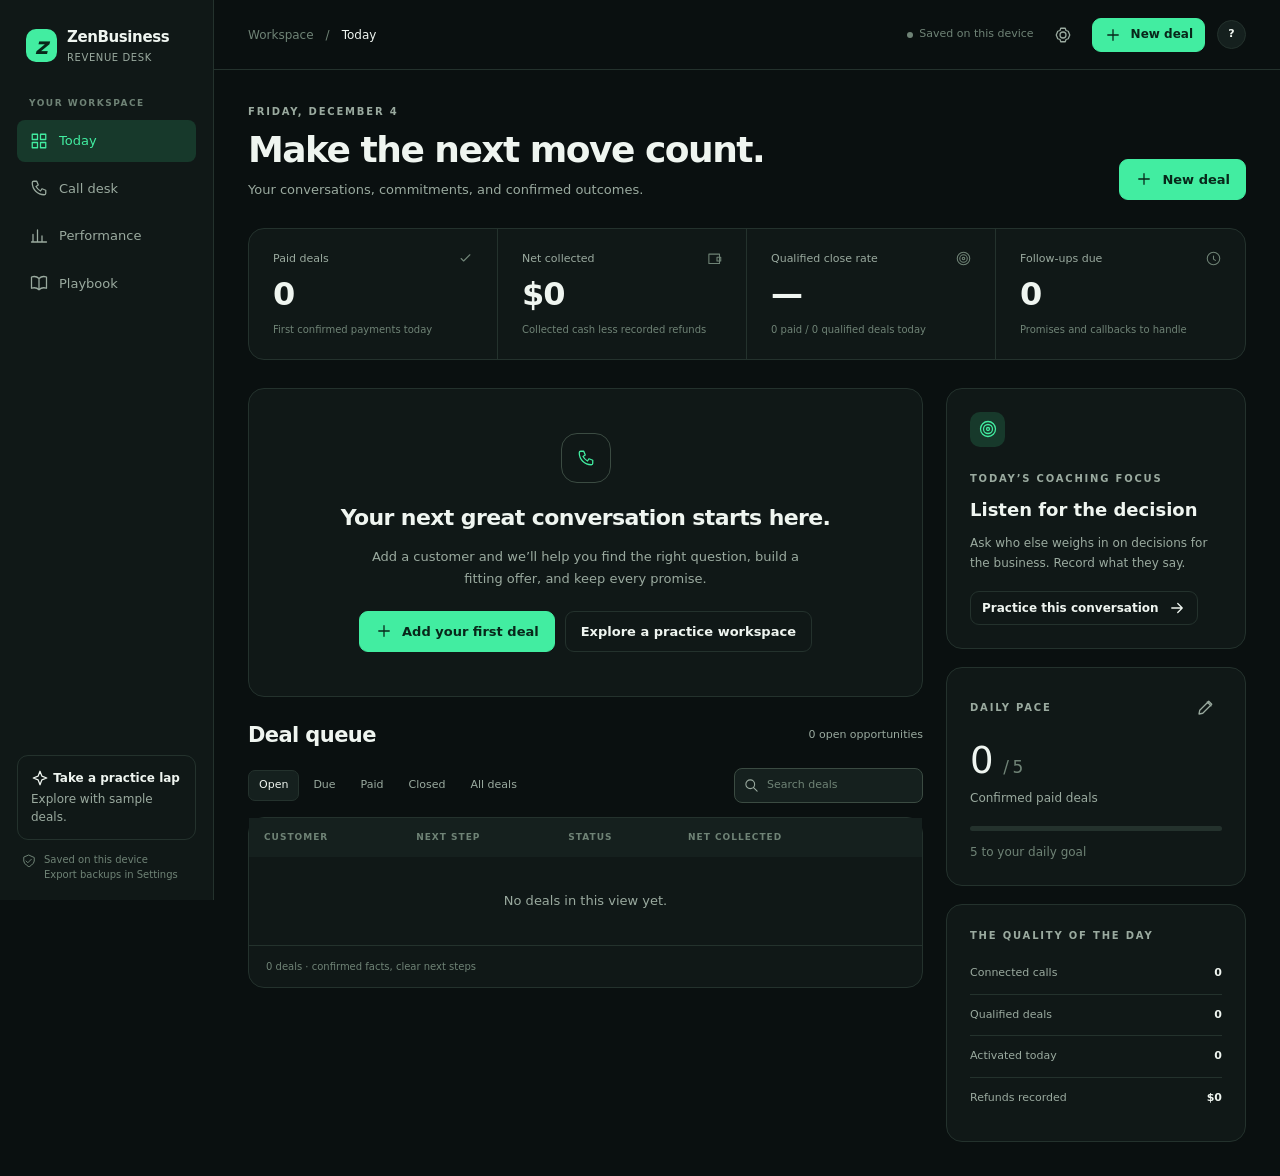
<file: revdesk.html>
<!doctype html>
<html lang="en" data-theme="dark">
<head>
<meta charset="utf-8"><meta name="viewport" content="width=device-width, initial-scale=1">
<meta name="theme-color" content="#0b1010"><meta name="description" content="Revenue Desk: buyer evidence, fitting recommendations, and confirmed outcomes.">
<title>Revenue Desk · ZenBusiness</title>
<link rel="stylesheet" href="revdesk/styles.css">
<script src="revdesk/core.js" defer></script><script src="revdesk/data.js" defer></script><script src="revdesk/desk.js" defer></script><script src="revdesk/app.js" defer></script>
</head>
<body><a class="skip" href="#main">Skip to workspace</a><div id="app"></div><dialog id="dialog" aria-labelledby="dialog-title"></dialog><div id="toast" role="status" aria-live="polite"></div><noscript><main><h1>Revenue Desk</h1><p>Enable JavaScript to use the call workspace. Customer records stay in this browser unless you export them.</p><p><a href="junecallguideofficial.html">Open the original training guide</a></p></main></noscript></body>
</html>
</file>
<file: revdesk/styles.css>
:root{color-scheme:dark;--bg:#0a1010;--panel:#101817;--panel-2:#15201e;--hover:#1b2925;--line:#24322d;--line-strong:#3b4b42;--text:#eff5f0;--muted:#9aaa9f;--faint:#6f8376;--green:#42eda1;--green-ink:#08271a;--green-soft:#17392b;--amber:#edc77a;--amber-soft:#332c1d;--red:#ff9d93;--red-soft:#372323;--shadow:0 18px 70px #0004;--radius:16px;font-family:Inter,ui-sans-serif,system-ui,-apple-system,BlinkMacSystemFont,'Segoe UI',sans-serif;font-size:14px;line-height:1.5}
:root[data-theme=light]{color-scheme:light;--bg:#f4f6f2;--panel:#fff;--panel-2:#f4f7f3;--hover:#eaf0e9;--line:#dde5db;--line-strong:#bdcbbc;--text:#18251e;--muted:#627468;--faint:#798b7d;--green:#08794b;--green-ink:#fff;--green-soft:#e0f4e9;--amber:#986017;--amber-soft:#fff3dc;--red:#bd4738;--red-soft:#fce9e5;--shadow:0 18px 60px #23362916}
*{box-sizing:border-box}body{margin:0;background:var(--bg);color:var(--text)}button,input,textarea,select{font:inherit;color:inherit}button,a,input,textarea,select{-webkit-tap-highlight-color:transparent}button{cursor:pointer}button:disabled{opacity:.4;cursor:not-allowed}a{color:var(--green)}button{border:0;background:none}h1,h2,h3,p{margin:0}h1{font-size:36px;letter-spacing:-1.5px;line-height:1.15;font-weight:580}h2{font-size:21px;letter-spacing:-.6px;font-weight:580}h3{font-size:16px;font-weight:600}small{font-size:12px}svg{width:18px;height:18px;flex-shrink:0;vertical-align:middle;fill:none;stroke:currentColor;stroke-width:1.7;stroke-linecap:round;stroke-linejoin:round}button:focus-visible,a:focus-visible{outline:2px solid var(--green);outline-offset:4px}input:focus,textarea:focus,select:focus{outline:2px solid var(--green);outline-offset:1px}.skip{position:fixed;top:-100px;left:20px;z-index:100;background:var(--green);color:var(--green-ink);padding:12px}.skip:focus{top:10px}.muted{color:var(--muted)}.faint{color:var(--faint)}.green{color:var(--green)}.amber{color:var(--amber)}.eyebrow{font-size:10px;letter-spacing:1.8px;text-transform:uppercase;font-weight:700;color:var(--muted)}.stack{display:grid;gap:18px}.row{display:flex;align-items:center;gap:10px}.between{display:flex;justify-content:space-between;align-items:center;gap:12px}.wrap{flex-wrap:wrap}.spacer{flex:1}.mono{font-variant-numeric:tabular-nums}.btn{display:inline-flex;align-items:center;justify-content:center;gap:9px;border:1px solid var(--line-strong);border-radius:9px;padding:10px 15px;min-height:41px;line-height:1.2;background:var(--panel-2);font-size:13px;font-weight:600;text-decoration:none;transition:background .15s,transform .15s}.btn:hover{background:var(--hover)}.btn.primary{background:var(--green);border-color:var(--green);color:var(--green-ink)}.btn.primary:hover{filter:brightness(1.08)}.btn.small{padding:7px 11px;min-height:33px;font-size:12px}.btn.ghost{background:transparent;border-color:var(--line)}.btn.danger{color:var(--red);border-color:var(--red-soft);background:var(--red-soft)}.btn.wide{width:100%}.iconbtn{width:34px;height:34px;display:grid;place-items:center;border-radius:8px;color:var(--muted)}.iconbtn:hover{background:var(--hover);color:var(--text)}.textbtn{color:var(--muted);font-size:12px;padding:5px 0;text-decoration:underline;text-underline-offset:4px}.textbtn:hover{color:var(--text)}.pill{display:inline-flex;align-items:center;gap:6px;max-width:100%;padding:4px 9px;font-size:11px;border-radius:6px;background:var(--panel-2);border:1px solid var(--line);color:var(--muted);white-space:nowrap}.pill.good{color:var(--green);border-color:var(--green-soft);background:var(--green-soft)}.pill.warn{color:var(--amber);background:var(--amber-soft);border-color:var(--amber-soft)}.pill.bad{color:var(--red);background:var(--red-soft);border-color:var(--red-soft)}.dot{width:6px;height:6px;border-radius:50%;background:currentColor;display:inline-block}.shell{min-height:100vh;display:grid;grid-template-columns:214px minmax(0,1fr)}.sidebar{position:sticky;top:0;height:100vh;display:flex;flex-direction:column;padding:26px 17px 18px;border-right:1px solid var(--line);background:var(--panel)}.brand{display:flex;align-items:center;gap:10px;padding:0 9px 32px}.brand-mark{display:grid;place-items:center;width:31px;height:33px;border-radius:10px;background:var(--green);color:var(--green-ink);font-size:23px;font-weight:850;font-style:italic}.brand strong{font-size:15px;letter-spacing:-.4px}.brand small{display:block;font-size:10px;letter-spacing:.6px;color:var(--muted);margin-top:1px}.nav-label{padding:0 12px 10px;font-size:9px;color:var(--faint);letter-spacing:1.5px;font-weight:700}.nav{display:grid;gap:6px}.nav button{width:100%;display:flex;align-items:center;gap:11px;text-align:left;padding:11px 13px;border-radius:8px;color:var(--muted);font-size:13px;font-weight:500}.nav button:hover{color:var(--text);background:var(--hover)}.nav button.active{background:var(--green-soft);color:var(--green)}.nav button .count{margin-left:auto;font-size:10px;background:var(--green);color:var(--green-ink);padding:1px 5px;border-radius:4px}.sidebar-bottom{margin-top:auto;display:grid;gap:12px}.practice-link{border:1px solid var(--line);border-radius:11px;padding:13px;color:var(--muted);text-align:left;font-size:12px}.practice-link b{display:block;color:var(--text);margin-bottom:3px}.practice-link:hover{border-color:var(--line-strong);background:var(--hover)}.device{display:flex;gap:8px;align-items:flex-start;font-size:10px;color:var(--faint);padding:0 5px}.device svg{width:14px;height:14px;margin-top:2px}.workspace{min-width:0}.topbar{height:70px;display:flex;align-items:center;gap:18px;padding:0 34px;border-bottom:1px solid var(--line);background:var(--bg)}.breadcrumbs{font-size:12px;color:var(--faint);display:flex;align-items:center;gap:12px}.breadcrumbs b{font-weight:500;color:var(--text)}.top-actions{margin-left:auto;display:flex;align-items:center;gap:12px}.save-state{color:var(--faint);font-size:11px;display:flex;gap:6px;align-items:center}.rep{width:29px;height:29px;border-radius:50%;display:grid;place-items:center;font-weight:650;font-size:11px;background:var(--panel-2);border:1px solid var(--line)}.demo-bar,.storage-alert{padding:8px 34px;background:var(--amber-soft);color:var(--amber);font-size:12px;display:flex;align-items:center;gap:12px}.demo-bar button,.storage-alert button{font-size:12px;text-decoration:underline;color:inherit;margin-left:auto}.storage-alert{background:var(--red-soft);color:var(--red)}#main{padding:34px;max-width:1800px;margin:auto}.page-head{margin-bottom:28px;display:flex;align-items:end;justify-content:space-between;gap:20px}.page-head .eyebrow{margin-bottom:10px}.page-head p{color:var(--muted);font-size:13px;margin-top:10px}.stats{display:grid;grid-template-columns:repeat(4,minmax(0,1fr));gap:0;border:1px solid var(--line);border-radius:var(--radius);background:var(--panel);margin-bottom:28px;overflow:hidden}.stat{padding:22px 24px;border-right:1px solid var(--line);position:relative}.stat:last-child{border:0}.stat-label{display:flex;justify-content:space-between;gap:8px;color:var(--muted);font-size:11px}.stat-label svg{color:var(--faint);width:15px;height:15px}.stat-value{font-size:32px;letter-spacing:-1px;font-weight:550;margin-top:8px;line-height:1.2}.stat-foot{font-size:10px;color:var(--faint);margin-top:8px}.home-grid{display:grid;grid-template-columns:minmax(0,1fr) 300px;gap:23px}.panel{background:var(--panel);border:1px solid var(--line);border-radius:var(--radius)}.panel-head{padding:20px 23px;display:flex;align-items:center;justify-content:space-between;gap:10px;border-bottom:1px solid var(--line)}.panel-head h2{font-size:17px}.panel-body{padding:22px}.next-card{padding:23px;background:linear-gradient(125deg,var(--green-soft),var(--panel) 65%);border:1px solid var(--line-strong);border-radius:var(--radius);margin-bottom:23px;position:relative;overflow:hidden}.next-card .eyebrow{color:var(--green);margin-bottom:17px}.next-card h2{font-size:23px}.next-card .customer-line{color:var(--muted);font-size:12px;margin-top:4px}.next-card .next-reason{font-size:14px;margin:18px 0;color:var(--text)}.next-card .quote-snippet{border-left:2px solid var(--line-strong);padding-left:12px;color:var(--muted);font-size:12px;margin:15px 0 20px;max-width:660px}.avatar{width:36px;height:36px;flex-shrink:0;border-radius:11px;display:grid;place-items:center;background:var(--hover);color:var(--green);font-size:11px;font-weight:650}.avatar.large{width:43px;height:43px;font-size:14px}.queue-tools{display:flex;justify-content:space-between;align-items:center;gap:15px;margin-bottom:14px}.segmented{display:flex;gap:3px;flex-wrap:wrap}.segmented button{padding:6px 10px;font-size:11px;color:var(--muted);border:1px solid transparent;border-radius:7px}.segmented button.active{background:var(--panel-2);border-color:var(--line);color:var(--text)}.search{max-width:215px;position:relative}.search svg{position:absolute;left:10px;top:10px;width:15px;height:15px;color:var(--muted)}.search input{padding:8px 10px 8px 32px;font-size:11px}.table-wrap{overflow:auto}.deal-table{width:100%;border-collapse:collapse;font-size:12px;text-align:left}.deal-table th{font-size:9px;font-weight:600;letter-spacing:1px;text-transform:uppercase;color:var(--faint);padding:13px 15px;background:var(--panel-2);white-space:nowrap}.deal-table td{padding:17px 15px;border-top:1px solid var(--line);vertical-align:middle}.deal-table td:first-child{min-width:175px}.deal-table tbody tr:hover{background:var(--panel-2)}.deal-name{font-size:12px;font-weight:600;display:block;text-align:left;padding:0;color:var(--text)}.deal-name:hover{color:var(--green)}.deal-table small{display:block;color:var(--faint);font-size:10px;margin-top:3px}.deal-table .row{gap:9px}.deal-table .avatar{width:31px;height:33px;border-radius:8px;font-size:10px}.queue-footer{padding:13px 17px;color:var(--faint);font-size:10px;border-top:1px solid var(--line)}.section-label{display:flex;justify-content:space-between;gap:8px;align-items:center;margin-bottom:17px}.section-label .eyebrow{font-size:10px}.focus-card{padding:23px}.focus-card .focus-icon{width:35px;height:35px;border-radius:10px;background:var(--green-soft);color:var(--green);display:grid;place-items:center;margin-bottom:24px}.focus-card h3{font-size:18px;line-height:1.4;margin:11px 0}.focus-card p{font-size:12px;color:var(--muted);line-height:1.7;margin-bottom:17px}.goal-num{font-size:37px;letter-spacing:-1px;line-height:1}.goal-num span{color:var(--faint);font-size:17px}.progress-track{height:5px;background:var(--line);border-radius:6px;overflow:hidden;margin:18px 0 10px}.progress-track i{display:block;height:100%;background:var(--green);border-radius:inherit}.mini-row{padding:12px 0;display:flex;justify-content:space-between;gap:9px;border-bottom:1px solid var(--line);font-size:11px;color:var(--muted)}.mini-row:last-child{border-bottom:0}.mini-row b{color:var(--text);font-weight:600}.empty{padding:44px 24px;text-align:center}.empty .empty-icon{width:50px;height:50px;border-radius:16px;border:1px solid var(--line-strong);display:grid;place-items:center;margin:0 auto 18px;color:var(--green)}.empty h2{font-size:22px}.empty p{max-width:430px;margin:12px auto 21px;font-size:13px;color:var(--muted);line-height:1.7}.empty .row{justify-content:center}.no-results{padding:34px;text-align:center;color:var(--muted);font-size:13px}.desk-head{display:flex;align-items:center;justify-content:space-between;gap:16px;margin-bottom:22px}.desk-head h1{font-size:27px;letter-spacing:-.8px}.desk-head p{font-size:12px;color:var(--muted);margin-top:3px}.desk-grid{display:grid;grid-template-columns:210px minmax(330px,1fr) 250px;gap:20px;align-items:start}.brief-card{padding:18px}.brief-card .eyebrow{margin-bottom:16px}.brief-data{margin:17px 0}.brief-data dt{font-size:10px;color:var(--faint);margin-top:13px}.brief-data dd{font-size:12px;margin:3px 0 0;overflow-wrap:anywhere}.brief-card textarea{font-size:11px;min-height:126px;background:var(--bg)}.brief-card select{font-size:11px;margin-top:6px}.brief-card label{font-size:10px}.coverage-mini{display:flex;gap:7px;justify-content:space-between;align-items:center;font-size:10px;padding:7px 0;border-bottom:1px solid var(--line)}.coverage-mini:last-child{border:0}.coverage-mini em{font-style:normal;color:var(--faint)}.coverage-mini .gap{color:var(--amber)}.coverage-mini .covered{color:var(--green)}.desk-tabs{display:flex;gap:18px;margin-bottom:18px;border-bottom:1px solid var(--line);overflow-x:auto}.desk-tabs button{padding:0 0 12px;font-size:12px;color:var(--muted);border-bottom:2px solid transparent;white-space:nowrap}.desk-tabs button.active{color:var(--text);border-color:var(--green)}.call-card{border:1px solid var(--line-strong);border-radius:var(--radius);background:linear-gradient(160deg,var(--panel-2),var(--panel) 45%);overflow:hidden}.call-top{padding:19px 24px;display:flex;align-items:center;gap:10px;border-bottom:1px solid var(--line)}.call-top .eyebrow{color:var(--green)}.call-top .step-phase{margin-left:auto;font-size:10px;color:var(--faint)}.call-content{padding:27px}.call-content h2{font-size:19px;margin:7px 0 25px;color:var(--muted);font-weight:500}.say-label{font-size:9px;letter-spacing:1.6px;color:var(--faint);text-transform:uppercase;margin-bottom:14px}.question{font-family:Georgia,'Times New Roman',serif;font-size:27px;line-height:1.45;letter-spacing:-.4px;color:var(--text);margin-bottom:25px}.why{display:flex;gap:9px;color:var(--muted);font-size:11px;line-height:1.6;margin-bottom:25px}.why svg{width:14px;height:14px;flex-shrink:0;margin-top:2px;color:var(--green)}.answer-box{padding-top:21px;border-top:1px solid var(--line)}.answer-box label{font-size:10px;display:block;margin-bottom:8px;color:var(--muted)}.answer-box textarea{min-height:90px;background:var(--bg);font-size:13px}.answer-actions{display:flex;justify-content:space-between;align-items:center;gap:10px;margin-top:12px;flex-wrap:wrap}.call-bottom{padding:12px 20px;border-top:1px solid var(--line);display:flex;gap:9px;flex-wrap:wrap;background:var(--panel)}.call-bottom button{font-size:11px;color:var(--muted);padding:5px 8px;display:flex;align-items:center;gap:6px}.call-bottom button:hover{color:var(--text)}.call-bottom svg{width:14px;height:14px}.phase-track{display:flex;justify-content:space-between;gap:10px;margin-top:21px;padding:0 4px;font-size:9px;letter-spacing:.8px;text-transform:uppercase;color:var(--faint)}.phase-track span{display:flex;align-items:center;gap:6px}.phase-track .active{color:var(--green)}.phase-track i{width:5px;height:5px;border-radius:50%;background:var(--line-strong)}.phase-track .active i{background:var(--green)}.evidence-card .panel-head{padding:18px}.evidence-card .panel-head h2{font-size:13px}.evidence-count{font-size:10px;color:var(--muted)}.evidence-item{display:block;width:100%;text-align:left;padding:15px 18px;border-bottom:1px solid var(--line)}.evidence-item:last-child{border:0}.evidence-item:hover{background:var(--panel-2)}.evidence-label{font-size:10px;font-weight:600;display:flex;align-items:center;gap:7px}.evidence-label svg{width:13px;height:13px;color:var(--green)}.evidence-label .missing{width:11px;height:11px;border:1px dashed var(--faint);border-radius:50%}.evidence-item p{font-size:11px;color:var(--muted);line-height:1.55;margin-top:7px;overflow-wrap:anywhere}.evidence-item p.missing{color:var(--faint);font-style:italic}.blocker-card{padding:18px;border:1px solid var(--amber-soft);background:var(--amber-soft);border-radius:12px}.blocker-card .eyebrow{color:var(--amber)}.blocker-card p{font-size:12px;line-height:1.65;margin:11px 0 12px}.reminder{font-size:11px;color:var(--muted);padding:14px 17px;border:1px solid var(--line);border-radius:11px;margin-top:15px;display:flex;gap:9px;align-items:start}.reminder svg{width:15px;height:15px;flex-shrink:0;color:var(--amber);margin-top:2px}.offer-card{padding:23px}.offer-card h2{font-size:23px;margin:12px 0}.offer-card p{font-size:12px;color:var(--muted);line-height:1.7}.offer-price{margin:22px 0;font-size:32px;letter-spacing:-1px}.offer-price small{font-size:11px;color:var(--muted);letter-spacing:0}.offer-services{display:flex;gap:6px;flex-wrap:wrap;margin:16px 0}.rationale{padding:13px;background:var(--panel-2);border-radius:9px;margin:16px 0;font-size:12px;line-height:1.7}.offer-alt{padding:15px;border-top:1px solid var(--line);display:flex;align-items:center;justify-content:space-between;gap:12px;font-size:12px}.offer-alt small{display:block;color:var(--faint);margin-top:3px;font-size:10px}.milestones{display:grid;gap:0;padding:19px 22px}.milestone{display:flex;align-items:center;gap:12px;padding:12px 0;font-size:12px}.milestone .circle{width:24px;height:24px;display:grid;place-items:center;border:1px solid var(--line-strong);border-radius:50%;font-size:10px;color:var(--faint)}.milestone.done .circle{background:var(--green-soft);color:var(--green);border-color:var(--green-soft)}.milestone small{display:block;color:var(--faint);font-size:10px;margin-top:2px}.payment-ledger{border-top:1px solid var(--line);padding:20px 22px}.payment-ledger .mini-row{font-size:11px}.follow-summary{background:var(--panel-2);padding:17px;border-radius:10px;margin:16px 0}.follow-summary strong{font-size:14px}.follow-summary p{margin-top:6px}.copy-block{width:100%;min-height:270px;font-family:ui-monospace,SFMono-Regular,Consolas,monospace;font-size:11px!important;line-height:1.7;resize:vertical;background:var(--bg)}.timeline{padding:9px 22px}.timeline-item{padding:16px 0 16px 20px;position:relative;border-left:1px solid var(--line);font-size:12px;margin-left:3px}.timeline-item:before{content:'';position:absolute;left:-4px;top:24px;width:7px;height:7px;background:var(--line-strong);border:1px solid var(--panel);border-radius:50%}.timeline-item small{color:var(--faint);font-size:10px;display:block;margin-top:5px}.metrics-grid{display:grid;grid-template-columns:1.35fr 1fr;gap:23px}.metric-pair{display:grid;grid-template-columns:1fr 1fr;gap:18px;margin-top:17px}.metric-pair .big{font-size:30px;letter-spacing:-1px;margin-top:7px}.chart-row{display:grid;grid-template-columns:115px 1fr 40px;gap:15px;align-items:center;font-size:12px;margin:20px 0;color:var(--muted)}.chart-bar{background:var(--panel-2);height:9px;border-radius:3px;overflow:hidden}.chart-bar i{display:block;background:var(--green);height:100%;border-radius:3px}.chart-row b{color:var(--text);text-align:right;font-variant-numeric:tabular-nums}.explanation{font-size:11px;color:var(--faint);line-height:1.7;margin-top:18px}.compare-table{width:100%;border-collapse:collapse;font-size:12px;text-align:left}.compare-table td,.compare-table th{padding:13px 12px;border-bottom:1px solid var(--line)}.compare-table th{font-size:10px;color:var(--faint);font-weight:500}.compare-table td:last-child{color:var(--green)}.playbook-grid{display:grid;grid-template-columns:235px minmax(0,1fr);gap:24px}.playbook-index{padding:13px;max-height:700px;overflow:auto}.playbook-index button{display:block;text-align:left;width:100%;font-size:12px;color:var(--muted);padding:10px 12px;border-radius:7px}.playbook-index button.active{background:var(--green-soft);color:var(--green)}.playbook-index .eyebrow{padding:17px 12px 6px;font-size:8px}.playbook-content{padding:33px}.playbook-content h1{font-size:30px;margin:13px 0}.playbook-content p{color:var(--muted);font-size:13px;line-height:1.8;margin:10px 0 25px}.playbook-content .question{font-size:29px;padding:24px;background:var(--panel-2);border-radius:11px;margin:20px 0}.playbook-content h3{font-size:11px;text-transform:uppercase;letter-spacing:1px;color:var(--faint)}.notice{padding:13px 16px;border-radius:9px;border:1px solid var(--line);font-size:12px;color:var(--muted);line-height:1.7}.notice.warn{background:var(--amber-soft);border-color:var(--amber-soft);color:var(--amber)}input,textarea,select{width:100%;background:var(--panel-2);border:1px solid var(--line-strong);border-radius:8px;padding:10px 12px;font-size:13px}textarea{resize:vertical;min-height:90px;line-height:1.6}input::placeholder,textarea::placeholder{color:var(--faint)}label{display:block;font-size:12px;color:var(--muted);margin-bottom:7px}.field{margin-bottom:17px}.field small{display:block;color:var(--faint);font-size:10px;margin-top:6px;line-height:1.6}.field-row{display:grid;grid-template-columns:1fr 1fr;gap:17px}.check{display:flex;align-items:flex-start;gap:9px;font-size:12px;line-height:1.6;margin:16px 0}.check input{width:15px;height:15px;flex-shrink:0;margin-top:3px;accent-color:var(--green)}.chips{display:flex;flex-wrap:wrap;gap:7px;margin:13px 0}.chips button{border:1px solid var(--line-strong);padding:7px 10px;border-radius:7px;font-size:11px;color:var(--muted)}.chips button:hover,.chips button.active{color:var(--green);border-color:var(--green);background:var(--green-soft)}.form-actions{display:flex;justify-content:flex-end;gap:9px;margin-top:23px;padding-top:19px;border-top:1px solid var(--line);flex-wrap:wrap}.form-error{background:var(--red-soft);color:var(--red);padding:10px 13px;border-radius:7px;font-size:12px;margin-bottom:17px}.form-error:empty{display:none}dialog{max-width:min(640px,calc(100vw - 30px));width:640px;max-height:90vh;padding:0;border:1px solid var(--line-strong);border-radius:19px;background:var(--panel);color:var(--text);box-shadow:var(--shadow)}dialog.wide{width:820px;max-width:min(820px,calc(100vw - 30px))}dialog::backdrop{background:#030b0ac2;backdrop-filter:blur(5px)}.dialog-head{display:flex;align-items:center;justify-content:space-between;padding:22px 27px;border-bottom:1px solid var(--line);position:sticky;top:0;background:var(--panel);z-index:2}.dialog-head h2{font-size:20px}.dialog-body{padding:25px 27px}.dialog-body>p{color:var(--muted);font-size:12px;line-height:1.7;margin-bottom:20px}.coverage-form-row{display:grid;grid-template-columns:145px 150px 1fr;gap:12px;align-items:center;padding:12px 0;border-bottom:1px solid var(--line)}.coverage-form-row label{font-size:12px;margin:0}.coverage-form-row input,.coverage-form-row select{font-size:11px}.catalog-list{display:grid;gap:10px}.catalog-item{border:1px solid var(--line);border-radius:9px;padding:14px;font-size:12px}.catalog-item small{display:block;color:var(--faint);margin-top:5px}.file-input{display:block;width:100%;margin:13px 0;font-size:12px}.settings-section{border-top:1px solid var(--line);padding-top:23px;margin-top:25px}.settings-section h3{margin-bottom:12px}.settings-section p{font-size:12px;color:var(--muted);line-height:1.7;margin-bottom:14px}#toast{position:fixed;bottom:23px;left:calc(50% + 70px);transform:translate(-50%,15px);opacity:0;pointer-events:none;background:var(--text);color:var(--bg);padding:12px 19px;border-radius:10px;box-shadow:var(--shadow);font-size:12px;max-width:min(600px,80vw);z-index:100;transition:opacity .15s,transform .15s}#toast.show{opacity:1;transform:translate(-50%,0)}.live-pill{display:flex;align-items:center;gap:8px;color:var(--green);font-size:12px}.live-pill .dot{animation:pulse 1.7s infinite}@keyframes pulse{50%{opacity:.4}}.sr-only{position:absolute;width:1px;height:1px;padding:0;margin:-1px;overflow:hidden;clip:rect(0,0,0,0);white-space:nowrap;border:0}details>summary{cursor:pointer;font-size:12px;color:var(--muted);padding:14px 0}details>summary:hover{color:var(--text)}[hidden]{display:none!important}
@media(min-width:1550px){.desk-grid{grid-template-columns:240px minmax(360px,1fr) 290px;gap:25px}.question{font-size:31px}.call-content{padding:34px}.home-grid{grid-template-columns:minmax(0,1fr) 340px}}
@media(max-width:1230px){.shell{grid-template-columns:180px minmax(0,1fr)}.sidebar{padding-left:11px;padding-right:11px}.brand{padding-left:7px}.topbar{padding:0 24px}#main{padding:26px 24px}.desk-grid{grid-template-columns:minmax(300px,1fr) 230px;gap:17px}.desk-brief{grid-column:1/-1;display:flex;gap:16px}.desk-brief .brief-card{flex:1;min-width:0;padding:14px 18px}.desk-brief .brief-card:first-child{display:flex;align-items:center;gap:17px;flex-wrap:wrap}.desk-brief .brief-data{display:flex;gap:17px;margin:0}.desk-brief .brief-data dt{margin-top:0}.desk-brief .brief-card .eyebrow{margin-bottom:0}.desk-brief .brief-card select{width:150px}.desk-brief .coverage-panel,.desk-brief .notes-panel{display:none}.home-grid{grid-template-columns:minmax(0,1fr) 260px}.stat{padding:19px}.save-state{display:none}.deal-table th,.deal-table td{padding-left:11px;padding-right:11px}.question{font-size:26px}}
@media(max-width:1000px){.shell{grid-template-columns:72px minmax(0,1fr)}.sidebar{padding:24px 10px 17px}.brand{padding:0 10px 32px}.brand>div:last-child,.nav-label,.nav button span,.practice-link,.device span{display:none}.nav button{padding:13px 15px}.nav button .count{display:none}.device{justify-content:center}.home-grid{grid-template-columns:1fr}.home-aside{display:grid;grid-template-columns:1fr 1fr;gap:17px}.home-aside .focus-card:last-child{grid-column:1/-1}.metrics-grid{grid-template-columns:1fr}.page-head h1{font-size:31px}.stat-value{font-size:29px}.top-actions{gap:8px}.desk-head{align-items:start}.desk-head .btn{padding:9px 11px;font-size:11px}.playbook-grid{grid-template-columns:205px 1fr}.breadcrumbs>span:first-child{display:none}#toast{left:calc(50% + 25px)}}
@media(max-width:760px){.topbar{height:58px;padding:0 18px}.top-actions .rep{display:none}.topbar .btn.small{font-size:0;padding:8px}.topbar .btn.small svg{width:16px;height:16px}.breadcrumbs{font-size:11px;gap:6px}#main{padding:24px 17px}.page-head{align-items:start;margin-bottom:23px}.page-head h1{font-size:29px}.page-head .btn{padding:9px 11px;font-size:11px}.page-head p{font-size:12px}.stats{grid-template-columns:1fr 1fr;margin-bottom:21px}.stat{padding:17px}.stat:nth-child(2){border-right:0}.stat:nth-child(-n+2){border-bottom:1px solid var(--line)}.stat-label{font-size:10px}.stat-value{font-size:27px}.stat-foot{font-size:9px}.desk-grid{grid-template-columns:1fr}.desk-evidence{display:grid;grid-template-columns:1fr}.desk-brief{display:block}.desk-brief .brief-data{display:none}.desk-brief .brief-card:first-child{justify-content:space-between}.desk-head{flex-wrap:wrap}.desk-head h1{font-size:23px}.desk-head>.row:last-child{margin-left:auto}.desk-tabs{gap:16px}.desk-tabs button{font-size:11px}.call-content{padding:24px}.question{font-size:26px}.call-content h2{font-size:17px;margin-bottom:20px}.evidence-card{display:grid;grid-template-columns:1fr 1fr}.evidence-card .panel-head{grid-column:1/-1}.evidence-item:nth-child(even){border-right:1px solid var(--line)}.queue-tools{align-items:stretch;flex-wrap:wrap}.search{max-width:none;width:100%}.home-aside{grid-template-columns:1fr}.home-aside .focus-card:last-child{grid-column:auto}.home-aside .focus-card:nth-child(2){display:none}.playbook-grid{grid-template-columns:1fr}.playbook-index{display:flex;overflow-x:auto;max-height:none;gap:6px;padding:9px}.playbook-index .eyebrow{display:none}.playbook-index button{width:auto;white-space:nowrap;font-size:11px;padding:7px 12px}.playbook-content{padding:25px}.playbook-content h1{font-size:26px}.playbook-content .question{font-size:24px;padding:20px}.field-row{grid-template-columns:1fr;gap:0}.coverage-form-row{grid-template-columns:1fr 140px}.coverage-form-row input{grid-column:1/-1}.dialog-head{padding:19px 22px}.dialog-body{padding:22px}.demo-bar,.storage-alert{padding:8px 18px;font-size:10px}.demo-bar button,.storage-alert button{font-size:10px}.chart-row{grid-template-columns:100px 1fr 30px;gap:10px;font-size:11px}}
@media(max-width:500px){.shell{display:block}.sidebar{height:60px;position:fixed;top:auto;bottom:0;left:0;right:0;z-index:20;flex-direction:row;padding:6px;border-top:1px solid var(--line);border-right:0;background:var(--panel)}.sidebar .brand,.sidebar-bottom{display:none}.nav{display:flex;width:100%;justify-content:space-around;gap:2px}.nav button{display:flex;flex-direction:column;gap:4px;align-items:center;font-size:9px;width:auto;min-width:68px;padding:6px 9px}.nav button span{display:block;font-size:9px}.nav button svg{width:17px;height:17px}.workspace{padding-bottom:65px}.topbar{padding:0 16px}.page-head{display:block}.page-head>.row{margin-top:18px}.home-aside{display:none}.question{font-size:25px}.call-top{padding:16px 21px}.call-content{padding:22px}.stat{padding:17px 16px}.next-card{padding:21px}.desk-head>.row:last-child{margin:4px 0 0}.desk-brief .brief-card{padding:13px 16px}.desk-tabs{gap:17px}.deal-table .cash-col{display:none}.queue-tools .segmented{gap:0}.queue-tools .segmented button{padding:6px 9px}.evidence-card{grid-template-columns:1fr}.evidence-item:nth-child(even){border-right:0}.answer-actions{align-items:stretch}.answer-actions .btn{flex:1}#toast{left:50%;bottom:80px;max-width:90vw}.form-actions .btn{flex:1}.copy-block{min-height:230px}.demo-bar{flex-wrap:wrap;gap:2px 10px}.demo-bar button{margin-left:0}.metrics-grid .panel-body{padding:18px}.compare-table td,.compare-table th{padding:10px 7px;font-size:11px}.phase-track{font-size:8px;gap:4px}}
@media(prefers-reduced-motion:reduce){*,*:before,*:after{animation:none!important;transition:none!important;scroll-behavior:auto!important}}

.question,.desk-head h1,.next-card h2{overflow-wrap:anywhere}.desk-center,.desk-evidence,.desk-brief{min-width:0}

/* Open desk: the call map, script, and customer context share the viewport. */
.conversation-lane{display:flex;align-items:center;gap:12px;flex-wrap:wrap;margin:20px 0;padding:14px;background:var(--bg);border:1px solid var(--line);border-radius:9px}.conversation-lane label{font-size:11px}.conversation-lane select{width:auto;font-size:11px}.conversation-lane small{width:100%;font-size:9px;color:var(--faint)}
.desk-shell{grid-template-columns:68px minmax(0,1fr)}
.desk-shell .sidebar{padding:20px 10px 15px}.desk-shell .brand{padding:0 8px 25px}.desk-shell .brand>div:last-child,.desk-shell .nav-label,.desk-shell .nav button span,.desk-shell .nav .count,.desk-shell .practice-link,.desk-shell .device span{display:none}.desk-shell .nav button{padding:13px 15px}.desk-shell .device{justify-content:center}
.desk-shell .workspace{height:100dvh;display:flex;flex-direction:column;overflow:hidden}.desk-shell .topbar{height:58px;flex-shrink:0;padding:0 22px}.desk-shell .demo-bar,.desk-shell .storage-alert{flex-shrink:0;padding:7px 22px}.desk-shell #main.desk-main{padding:18px 22px 16px;flex:1;min-height:0;display:flex;flex-direction:column;width:100%;max-width:1920px}
.desk-page{display:flex;flex-direction:column;flex:1;min-height:0;gap:14px}.open-desk-head{display:flex;justify-content:space-between;align-items:center;gap:15px;flex-shrink:0}.open-desk-head h1{font-size:25px;letter-spacing:-.7px;overflow-wrap:anywhere}.open-desk-head p{font-size:11px;color:var(--muted);margin-top:4px}.open-desk-head .avatar{width:40px;height:40px}.desk-customer-actions{justify-content:flex-end;flex-shrink:0}
.desk-commandbar{display:flex;gap:12px;align-items:center;flex-shrink:0;padding:10px 0;border-top:1px solid var(--line);border-bottom:1px solid var(--line)}.jump-search{display:flex;align-items:center;gap:10px;background:var(--panel);border:1px solid var(--line);border-radius:8px;padding:9px 11px;min-height:35px;color:var(--muted);font-size:11px;white-space:nowrap}.jump-search:hover{border-color:var(--line-strong);color:var(--text)}.jump-search svg{width:15px;height:15px}.jump-search kbd{margin-left:22px}.desk-hotlinks{display:flex;gap:6px}.desk-hotlinks .btn{border-color:transparent;font-weight:500}.desk-hotlinks .btn:hover{background:var(--panel-2)}kbd{font-family:inherit;font-size:9px;border:1px solid var(--line);border-radius:4px;padding:2px 5px;color:var(--muted)}.desk-view-switch{margin-left:auto;display:flex;flex-shrink:0;background:var(--panel);border:1px solid var(--line);border-radius:8px;padding:3px;gap:3px}.desk-view-switch .btn{border:0;background:transparent;font-size:11px;padding:7px 11px;min-height:29px}.btn.selected{background:var(--green-soft);color:var(--green);border-color:var(--green-soft)}.desk-view-switch .selected{background:var(--green-soft)}.support-toggle{display:none}
.open-desk{display:grid;grid-template-columns:192px minmax(320px,1fr) 270px;gap:17px;flex:1;min-height:0;align-items:stretch}.call-map,.desk-scroll,.desk-copilot{overflow:auto;min-height:0;scrollbar-width:thin;scrollbar-color:var(--line-strong) transparent}.call-map{padding:0 10px 16px 0;border-right:1px solid var(--line)}.map-heading{display:flex;align-items:center;justify-content:space-between;padding:4px 9px 10px;gap:5px}.map-heading h2{font-size:12px;letter-spacing:0}.map-heading>span{color:var(--faint);font-size:9px}.map-group{font-size:8px;font-weight:700;letter-spacing:1.3px;color:var(--faint);padding:15px 9px 6px}.map-group:first-child{display:none}.map-item{width:100%;display:flex;gap:8px;align-items:center;text-align:left;padding:8px 8px;border-radius:7px;color:var(--muted);font-size:11px;line-height:1.3;margin:2px 0}.map-item>span:nth-child(2){flex:1}.map-number{font-size:9px;font-variant-numeric:tabular-nums;color:var(--faint)}.map-item svg{width:11px;height:11px;opacity:0}.map-item:hover{background:var(--panel-2);color:var(--text)}.map-item.active{background:var(--green-soft);color:var(--green)}.map-item.active svg{opacity:1}.map-item.active .map-number{color:var(--green)}.map-foot{padding:18px 9px 2px;font-size:10px;color:var(--faint);line-height:2}
.desk-scroll{padding:0 5px 22px 0;scroll-padding-top:2px;overscroll-behavior:contain}.desk-section{border:1px solid var(--line);border-radius:14px;background:var(--panel);padding:24px;margin-bottom:18px;outline:none;scroll-margin-top:2px;overflow-wrap:anywhere}.desk-section:focus-visible{outline:2px solid var(--green);outline-offset:-2px}.desk-section-head{display:flex;justify-content:space-between;align-items:center;gap:12px;margin-bottom:21px}.desk-section-head .eyebrow{font-size:8px;letter-spacing:1.6px}.desk-section-head h2{font-size:23px;letter-spacing:-.6px;margin-top:5px}.desk-section-head .iconbtn{color:var(--faint)}.desk-section-head .iconbtn svg{width:17px;height:17px}.section-intro{font-size:12px;line-height:1.7;color:var(--muted);margin-bottom:20px}.desk-end{text-align:center;color:var(--faint);font-size:11px;padding:15px 18px}.desk-action-row{display:flex;gap:8px;align-items:center;flex-wrap:wrap;margin:16px 0 4px}.desk-action-row .btn{font-size:11px}.desk-action-row .btn.small{min-height:33px}.desk-prompt{border-left:2px solid var(--line-strong);padding:3px 0 3px 17px;margin:20px 0}.desk-prompt .eyebrow{font-size:8px;letter-spacing:1.4px;color:var(--faint)}.desk-prompt p{font-family:Georgia,'Times New Roman',serif;font-size:22px;line-height:1.5;color:var(--text);margin-top:8px;letter-spacing:-.2px}.desk-prompt small{display:block;font-size:10px;color:var(--muted);line-height:1.7;margin-top:12px}.desk-hint{margin:20px 0;background:var(--panel-2);padding:15px 17px;border-radius:9px;font-size:11px}.desk-hint strong{font-size:10px;color:var(--green);display:block;margin-bottom:6px}.desk-hint p{color:var(--muted);line-height:1.7}.desk-two-up{display:grid;grid-template-columns:1fr 1fr;gap:17px}.desk-two-up .desk-prompt p{font-size:20px}
.overview-banner{position:relative;display:flex;justify-content:space-between;gap:18px;overflow:hidden;align-items:center;border:1px solid var(--line-strong);background:radial-gradient(ellipse at 90% 20%,#42eda117,transparent 66%),var(--panel-2);border-radius:11px;padding:26px;margin-bottom:20px}.overview-banner .eyebrow{color:var(--green);font-size:8px}.overview-banner h3{font-size:33px;letter-spacing:-1.1px;font-weight:550;line-height:1.12;margin:15px 0 10px}.overview-banner p{font-size:11px;color:var(--muted)}.open-orbit{flex-shrink:0;width:90px;height:90px;display:grid;place-items:center;border:1px solid var(--line-strong);border-radius:50%;box-shadow:0 0 0 16px #42eda106,0 0 0 32px #42eda104;margin-right:18px;color:var(--green);transform:rotate(-12deg)}.open-orbit svg{width:31px;height:31px;stroke-width:1.2}
.desk-facts{display:grid;grid-template-columns:repeat(3,minmax(0,1fr));gap:9px;margin-bottom:20px}.fact-tile{border:1px solid var(--line);border-radius:9px;padding:13px;text-align:left;background:var(--bg);min-height:99px;display:flex;flex-direction:column;gap:9px}.fact-tile:hover{border-color:var(--line-strong)}.fact-tile>span{display:flex;justify-content:space-between;align-items:center;font-size:9px;color:var(--faint)}.fact-tile svg{width:12px;height:12px;color:var(--green)}.fact-tile strong{font-size:11px;font-weight:500;line-height:1.6}.section-shortcuts{display:grid;grid-template-columns:1fr 1fr;gap:9px;margin:16px 0}.section-shortcuts button{display:flex;align-items:center;gap:12px;text-align:left;border:1px solid var(--line);border-radius:10px;background:var(--panel-2);padding:16px 13px}.section-shortcuts button>svg:first-child{width:17px;height:17px;color:var(--green)}.section-shortcuts button>svg:last-child{margin-left:auto;width:14px;height:14px;color:var(--faint)}.section-shortcuts b{font-size:11px;display:block;font-weight:550}.section-shortcuts small{font-size:9px;color:var(--faint);display:block;margin-top:3px}.section-shortcuts button:hover{background:var(--hover);border-color:var(--line-strong)}.overview-concern{display:flex;align-items:center;justify-content:space-between;gap:16px;border:1px solid var(--amber-soft);border-radius:10px;background:var(--amber-soft);padding:15px 17px;margin-top:20px}.overview-concern .eyebrow{font-size:8px;color:var(--amber)}.overview-concern p{font-size:12px;margin-top:7px;line-height:1.65;color:var(--text)}.overview-concern .btn{flex-shrink:0;border-color:var(--line-strong)}.desk-overview-footer{display:flex;justify-content:space-between;align-items:center;gap:15px;margin-top:20px;padding-top:18px;border-top:1px solid var(--line)}.desk-overview-footer>span{font-size:9px;color:var(--faint);line-height:1.6}.desk-overview-footer svg{width:14px;height:14px;color:var(--green);margin-right:3px}
.discovery-prompts{display:grid;grid-template-columns:1fr 1fr;gap:14px}.discovery-prompts>div{background:var(--bg);border:1px solid var(--line);border-radius:10px;padding:15px;display:flex;flex-direction:column;align-items:flex-start}.discovery-prompts .desk-prompt{margin:0 0 15px;padding-left:12px;flex:1}.discovery-prompts .desk-prompt p{font-size:19px}.discovery-prompts .btn{font-size:10px;text-align:left;white-space:normal;line-height:1.5}.coverage-board{display:grid;grid-template-columns:1fr 1fr;gap:9px;margin-top:20px}.coverage-board button{display:flex;justify-content:space-between;align-items:center;gap:10px;flex-wrap:wrap;text-align:left;border:1px solid var(--line);border-radius:8px;padding:13px;background:var(--bg);font-size:11px}.coverage-board button:hover{border-color:var(--line-strong)}.coverage-board em{font-style:normal;font-size:9px;color:var(--faint)}.coverage-board em.gap,.product-coverage .gap{color:var(--green)}.coverage-board em.covered,.product-coverage .covered{color:var(--muted)}.coverage-board small{width:100%;color:var(--faint);font-size:10px}.education-grid{display:grid;grid-template-columns:1fr 1fr;gap:16px}.education-grid>div{padding:15px;border:1px solid var(--line);border-radius:10px}.education-grid .desk-prompt{margin:0;padding-left:12px}.education-grid .desk-prompt p{font-size:19px}.service-row{border:1px solid var(--line);border-radius:10px;padding:18px;margin:18px 0;background:var(--bg)}.service-row h3{font-size:15px}.service-row p{font-size:11px;color:var(--muted);line-height:1.8;margin-top:11px}
.catalog-heading{margin:24px 0 14px}.catalog-heading h3{font-size:16px}.catalog-heading p{font-size:11px;color:var(--muted);margin-top:6px}.catalog-entity{display:flex;align-items:center;gap:8px;flex-wrap:wrap;margin:16px 0}.catalog-entity>span{font-size:10px;color:var(--faint);margin-right:5px}.catalog-entity .btn{font-size:10px}.product-grid{display:grid;grid-template-columns:1fr 1fr;gap:12px}.product-card{border:1px solid var(--line);border-radius:11px;background:var(--bg);padding:18px;display:flex;flex-direction:column;align-items:stretch}.product-card.suggested{border-color:var(--line-strong)}.product-card .pill{font-size:8px;padding:3px 6px}.product-card h3{font-size:16px;margin:15px 0 9px;line-height:1.45}.product-card p{font-size:10px;color:var(--muted);line-height:1.8;min-height:70px}.reference-price{margin-top:17px}.reference-price b{font-size:24px;letter-spacing:-.8px;font-weight:550}.reference-price>span{font-size:10px;color:var(--faint)}.reference-price .unpriced{font-size:15px;letter-spacing:0}.reference-monthly{font-size:9px;color:var(--muted);display:block;margin:6px 0 0}.product-coverage{display:flex;flex-direction:column;gap:4px;font-size:9px;margin:15px 0;color:var(--faint)}.catalog-source{font-size:8px;color:var(--faint);margin:auto 0 12px;padding-top:8px;line-height:1.6}.product-card>.btn{font-size:10px}.recommended-strip{display:flex;gap:15px;justify-content:space-between;align-items:center;background:var(--green-soft);border:1px solid var(--line-strong);border-radius:10px;padding:17px}.recommended-strip b{font-size:12px}.recommended-strip svg{color:var(--green);margin-right:5px;width:15px;height:15px}.recommended-strip small{display:block;font-size:10px;color:var(--muted);margin-top:7px}.current-offer{border:1px solid var(--line-strong);border-radius:11px;padding:20px;background:var(--green-soft)}.current-offer h3{font-size:20px;margin:16px 0 10px}.current-offer p{font-size:11px;line-height:1.8;color:var(--muted)}.current-offer>small{display:block;margin-top:15px;font-size:9px;color:var(--faint);line-height:1.6}.quote-amounts{display:flex;gap:28px;margin:18px 0}.quote-amounts span{font-size:10px;color:var(--muted)}.quote-amounts b{display:block;color:var(--text);font-size:25px;letter-spacing:-.5px;font-weight:550}
.current-concern{border:1px solid var(--amber-soft);background:var(--amber-soft);padding:18px;border-radius:10px;margin-bottom:22px}.current-concern .eyebrow{color:var(--amber);font-size:9px}.current-concern p{font-family:Georgia,serif;font-size:22px;line-height:1.6;margin:16px 0}.objection-library{display:grid;grid-template-columns:1fr 1fr;gap:14px}.objection-library article{border:1px solid var(--line);border-radius:11px;padding:18px;background:var(--bg);display:flex;flex-direction:column}.objection-library h3{font-size:14px;color:var(--green)}.objection-library .desk-prompt{padding-left:12px;margin:17px 0;flex:1}.objection-library .desk-prompt p{font-size:19px}.listen-for{font-size:10px;color:var(--muted);line-height:1.8}.listen-for b{color:var(--text);display:block;font-size:9px;margin-bottom:4px}.objection-library .btn{font-size:10px;padding:7px 9px}.payment-status{display:grid;grid-template-columns:1fr 1fr;gap:8px;margin:23px 0}.payment-status button{display:flex;gap:9px;align-items:center;text-align:left;font-size:11px;border:1px solid var(--line);border-radius:8px;padding:12px;color:var(--muted)}.payment-status .done{background:var(--green-soft);color:var(--green);border-color:var(--green-soft)}.payment-status svg{width:15px;height:15px}.desk-section .payment-ledger{padding:18px 0 0;margin-top:23px;border-top:1px solid var(--line);border-bottom:0}.payment-ledger>.between strong{font-size:13px}.payment-ledger .mini-row small{display:block;font-size:9px;color:var(--faint);margin-top:4px}.desk-section .follow-summary{font-size:12px;line-height:1.7}.follow-summary p{color:var(--muted);font-size:11px;margin:8px 0}.recap-tools{display:flex;flex-wrap:wrap;gap:8px;margin-bottom:22px}.desk-section .copy-block{min-height:340px;font-size:11px;line-height:1.8}.email-preview{margin-top:18px}.reference-links{display:grid;grid-template-columns:1fr 1fr;gap:10px}.reference-links .btn{font-size:11px;justify-content:flex-start;padding:13px}.shortcuts-table{display:grid;grid-template-columns:1fr auto;align-items:center;gap:15px;margin:25px 0;color:var(--muted);font-size:11px}.shortcuts-table kbd{text-align:center}
.desk-copilot{display:flex;flex-direction:column;gap:12px;padding-right:2px;padding-bottom:15px}.support-card{border:1px solid var(--line);border-radius:12px;background:var(--panel);padding:17px;flex-shrink:0;overflow-wrap:anywhere}.support-card h3{font-size:12px;letter-spacing:0}.support-card p{font-size:11px;color:var(--muted);line-height:1.7;margin-top:12px}.support-card>small{display:block;font-size:9px;color:var(--faint);line-height:1.7;margin-top:9px}.support-card .btn{font-size:9px;min-height:27px;padding:6px 8px}.coach-card{background:linear-gradient(130deg,var(--green-soft),var(--panel) 80%);border-color:var(--line-strong)}.coach-card .eyebrow{color:var(--green);font-size:8px;letter-spacing:1.3px}.coach-card .eyebrow svg{width:13px;height:13px;margin-right:4px}.coach-card h3{font-size:15px;line-height:1.5;margin-top:10px}.coach-card p{font-family:Georgia,serif;color:var(--text);font-size:17px;line-height:1.6}.coach-card .iconbtn{width:24px;height:24px}.coach-card .iconbtn svg{width:13px;height:13px}.support-notes label{font-size:11px;font-weight:600}.support-notes textarea{background:var(--bg);font-size:11px;line-height:1.7;min-height:125px;resize:vertical;margin-top:13px}.support-notes small{font-size:8px}.support-snapshot button:not(.btn){display:block;width:100%;text-align:left;padding:11px 0;border-bottom:1px solid var(--line)}.support-snapshot button:last-child{border-bottom:0;padding-bottom:0}.support-snapshot button>span{display:block;font-size:9px;color:var(--faint);margin-bottom:5px}.support-snapshot button>strong{font-size:11px;font-weight:450;line-height:1.6;display:block}.support-snapshot button:hover>strong{color:var(--green)}.support-offer p{font-size:12px;color:var(--text)}.compact-milestones{display:flex;gap:9px;margin-top:13px;flex-wrap:wrap;font-size:8px;color:var(--faint)}.compact-milestones span{display:flex;align-items:center;gap:4px}.compact-milestones .done{color:var(--green)}.compact-milestones svg{width:11px;height:11px}.jump-results{display:grid;gap:5px;margin-top:17px;max-height:55vh;overflow:auto;padding:2px}.jump-result{width:100%;display:flex;gap:14px;align-items:center;text-align:left;padding:12px;border-radius:8px}.jump-result:hover,.jump-result:focus-visible{background:var(--green-soft)}.jump-result>svg:first-child{color:var(--green);width:16px;height:16px}.jump-result>span:not(.pill):not(.avatar){flex:1}.jump-result b{display:block;font-size:13px;font-weight:550}.jump-result small{display:block;color:var(--faint);font-size:9px;letter-spacing:.5px;margin-top:4px}.jump-result>svg:last-child{color:var(--faint);width:15px;height:15px}.dialog-body>.support-card{margin:12px 0}
@media(min-width:1600px){.open-desk{grid-template-columns:215px minmax(0,1fr) 305px;gap:22px}.desk-section{padding:30px}.desk-prompt p{font-size:25px}.product-grid{grid-template-columns:repeat(3,minmax(0,1fr))}.overview-banner h3{font-size:41px}.desk-facts strong{font-size:13px}.section-shortcuts b{font-size:13px}.support-card{padding:20px}.desk-copilot p{font-size:12px}.coach-card p{font-size:19px}}
@media(max-width:1250px){.open-desk{grid-template-columns:166px minmax(300px,1fr) 245px;gap:12px}.desk-shell #main.desk-main{padding:15px}.desk-shell .topbar{padding:0 16px}.map-item{font-size:10px;padding:8px 5px;gap:6px}.map-heading{padding-left:5px}.map-heading>span{display:none}.desk-section{padding:20px}.jump-search kbd{margin-left:8px}.desk-hotlinks{gap:0}.desk-hotlinks .btn{font-size:10px;padding:7px}.desk-commandbar{gap:8px}.open-orbit{width:65px;height:65px;margin-right:10px}.overview-banner{padding:22px}.overview-banner h3{font-size:29px}.fact-tile{padding:10px}.fact-tile strong{font-size:10px}.overview-concern{display:block}.overview-concern .btn{margin-top:12px}.desk-overview-footer{flex-wrap:wrap}.support-card{padding:15px}}
@media(max-width:1080px){.open-desk{grid-template-columns:172px minmax(0,1fr)}.desk-copilot{display:none}.support-toggle{display:inline-flex}.desk-hotlinks .btn:nth-child(1),.desk-hotlinks .btn:nth-child(5){display:none}.open-desk-head h1{font-size:22px}.desk-customer-actions .btn{font-size:10px}.desk-shell .topbar .save-state{display:none}.support-card .support-notes{min-height:0}}
@media(max-width:780px){.desk-shell{grid-template-columns:56px minmax(0,1fr)}.desk-shell .sidebar{padding:17px 5px}.desk-shell .brand{padding:0 7px 25px}.desk-shell .nav button{padding:13px 13px}.desk-shell .brand-mark{width:28px;height:29px}.open-desk{grid-template-columns:145px minmax(0,1fr);gap:10px}.desk-commandbar{flex-wrap:wrap}.jump-search{flex:1}.desk-hotlinks{display:none}.desk-view-switch{margin-left:0}.open-desk-head{flex-wrap:wrap}.desk-customer-actions{margin-left:50px}.desk-section{padding:18px}.desk-section-head h2{font-size:21px}.desk-prompt p{font-size:21px}.desk-facts{grid-template-columns:1fr}.fact-tile{min-height:0;padding:11px 12px;gap:4px}.fact-tile strong{font-size:11px}.section-shortcuts,.product-grid,.discovery-prompts,.education-grid,.objection-library,.coverage-board,.desk-two-up,.reference-links{grid-template-columns:1fr}.overview-banner{padding:20px}.overview-banner h3{font-size:29px}.open-orbit{display:none}.recommended-strip{display:block}.recommended-strip>.btn{margin-top:15px}.product-card p{min-height:0}.map-item svg{display:none}.support-toggle{font-size:10px;padding:8px}.desk-view-switch .btn{font-size:10px}.quote-amounts{gap:20px}.quote-amounts b{font-size:22px}.desk-shell .demo-bar{font-size:9px;padding:6px 15px}.desk-shell .demo-bar button{font-size:9px}.desk-shell .topbar .breadcrumbs{display:none}}
@media(max-width:580px){.desk-shell{display:block}.desk-shell .sidebar{height:59px;padding:5px 6px;position:fixed;bottom:0;top:auto;left:0;right:0;z-index:20;flex-direction:row;border-top:1px solid var(--line)}.desk-shell .sidebar .brand,.desk-shell .sidebar-bottom{display:none}.desk-shell .nav{display:flex;width:100%;justify-content:space-around}.desk-shell .nav button{flex-direction:column;gap:4px;min-width:65px;padding:6px 9px}.desk-shell .nav button span{display:block;font-size:9px}.desk-shell .nav svg{width:16px;height:16px}.desk-shell .workspace{height:100dvh;padding-bottom:59px}.desk-shell #main.desk-main{padding:12px 12px 6px}.desk-page{gap:10px}.desk-shell .topbar{height:43px;padding:0 12px}.desk-shell .topbar .top-actions{width:100%;justify-content:flex-end}.desk-shell .topbar .top-actions .btn{font-size:10px}.desk-shell .topbar .top-actions .rep{display:none}.desk-shell .demo-bar{flex-wrap:nowrap;gap:6px}.desk-shell .demo-bar button{margin-left:auto}.desk-shell .demo-bar button:last-child{display:none}.desk-shell .demo-bar>b{white-space:nowrap}.open-desk-head>.row:first-child{gap:10px}.open-desk-head h1{font-size:21px}.open-desk-head p{font-size:10px;max-width:260px}.open-desk-head .pill{font-size:9px}.desk-customer-actions{margin-left:0;gap:6px}.desk-customer-actions .btn{font-size:10px;min-height:29px}.desk-commandbar{gap:6px;padding:8px 0}.jump-search{padding:8px;font-size:10px;flex:1}.jump-search kbd{display:none}.desk-view-switch .btn{padding:6px 8px;min-height:26px}.support-toggle{font-size:0;min-height:34px;padding:8px}.support-toggle svg{width:15px;height:15px}.open-desk{display:flex;flex-direction:column;gap:9px}.call-map{border-right:0;border-bottom:1px solid var(--line);padding:0 0 8px;overflow:auto;flex-shrink:0;max-height:51px}.map-heading,.map-group,.map-foot{display:none}.call-map nav{display:flex;gap:4px;min-width:max-content}.map-item{width:auto;white-space:nowrap;font-size:10px;padding:8px 10px;margin:0}.map-item .map-number{font-size:8px}.desk-scroll{flex:1;min-height:0;padding-right:0}.desk-section{padding:18px;margin-bottom:12px}.desk-section-head{margin-bottom:17px}.overview-banner{padding:24px}.overview-banner h3{font-size:32px}.desk-facts{grid-template-columns:repeat(3,minmax(0,1fr));gap:6px}.fact-tile{padding:10px 8px}.fact-tile strong{font-size:9px;line-height:1.7}.section-shortcuts{grid-template-columns:1fr 1fr;gap:7px}.section-shortcuts button{padding:13px 9px;gap:8px}.section-shortcuts b{font-size:10px}.section-shortcuts small{font-size:8px}.section-shortcuts button>svg:first-child{width:15px;height:15px}.section-shortcuts button>svg:last-child{display:none}.desk-overview-footer{gap:9px}.desk-overview-footer .btn{font-size:10px}.desk-prompt p{font-size:21px}.desk-prompt{padding-left:13px}.desk-section .copy-block{min-height:280px}.desk-shell #toast{left:50%;bottom:70px}.dialog-body>.support-card{padding:18px}}
@media(prefers-reduced-motion:reduce){.desk-scroll{scroll-behavior:auto}}
</file>
